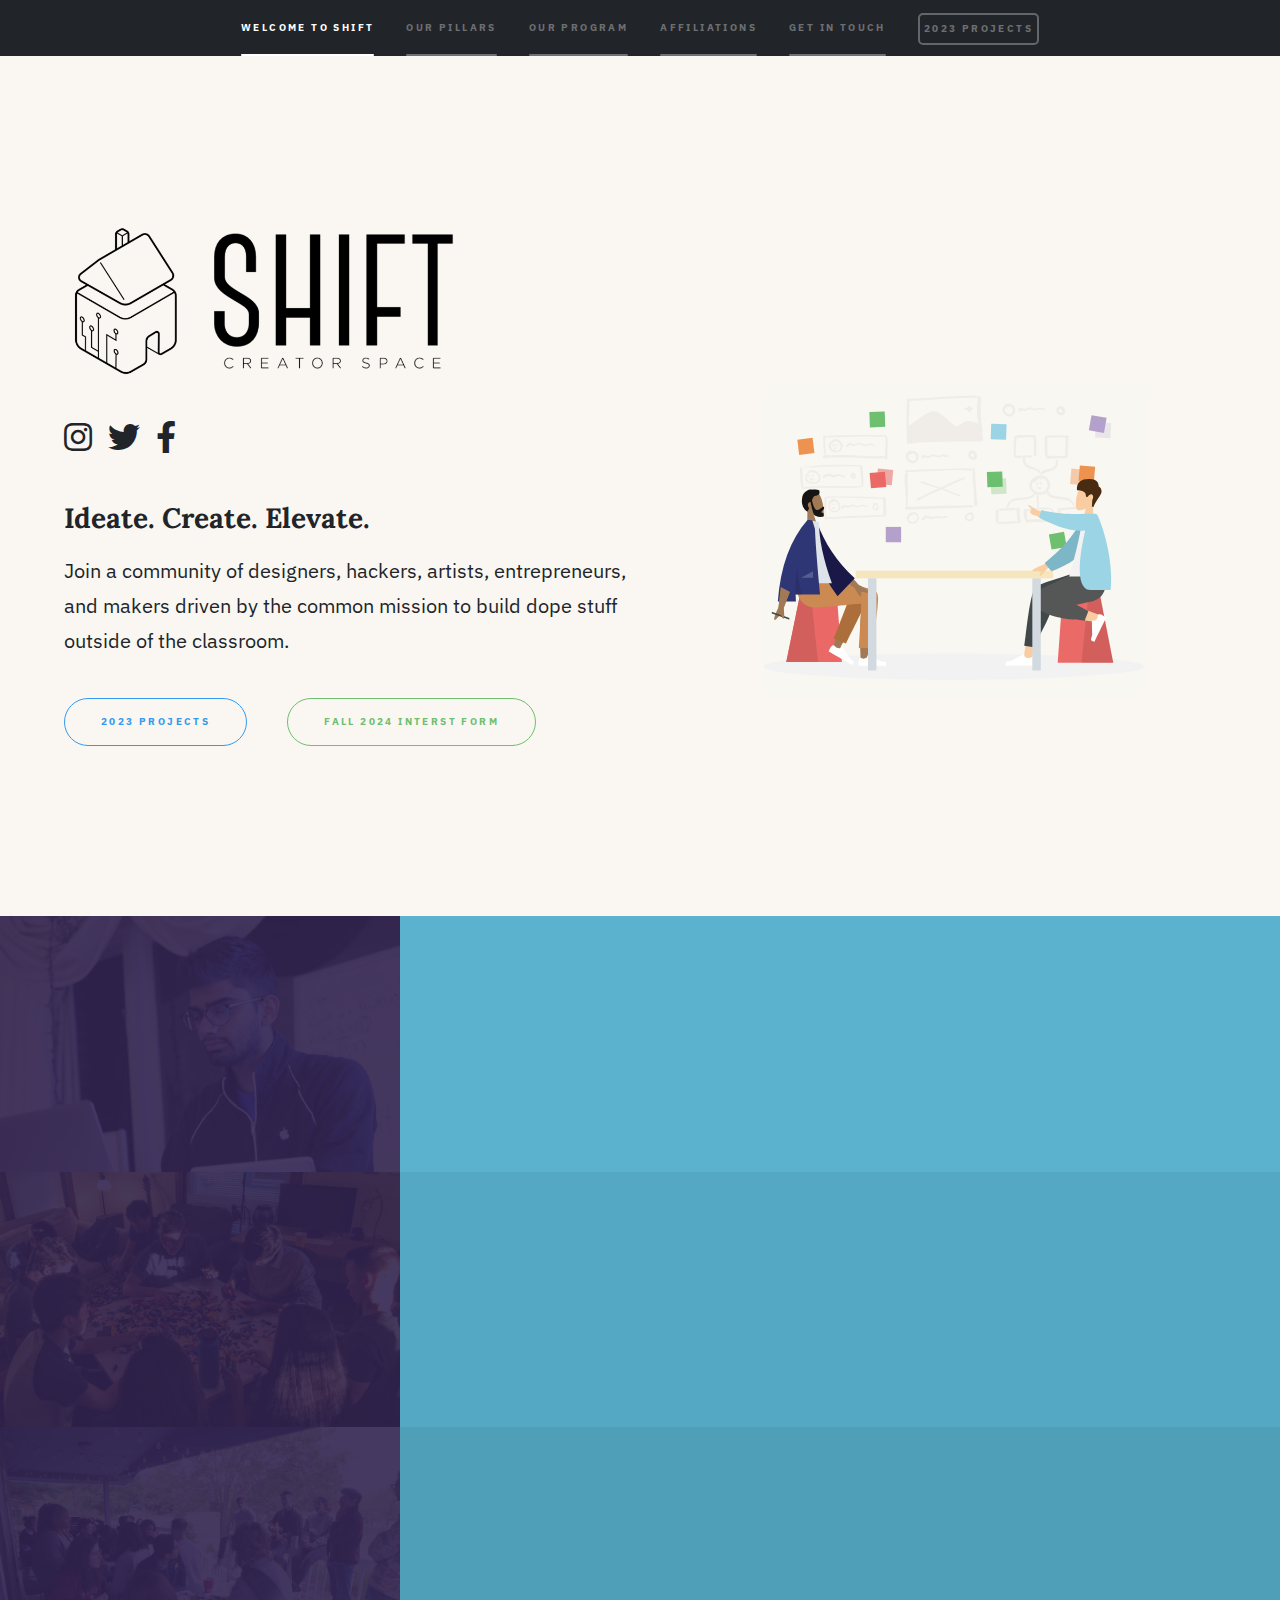
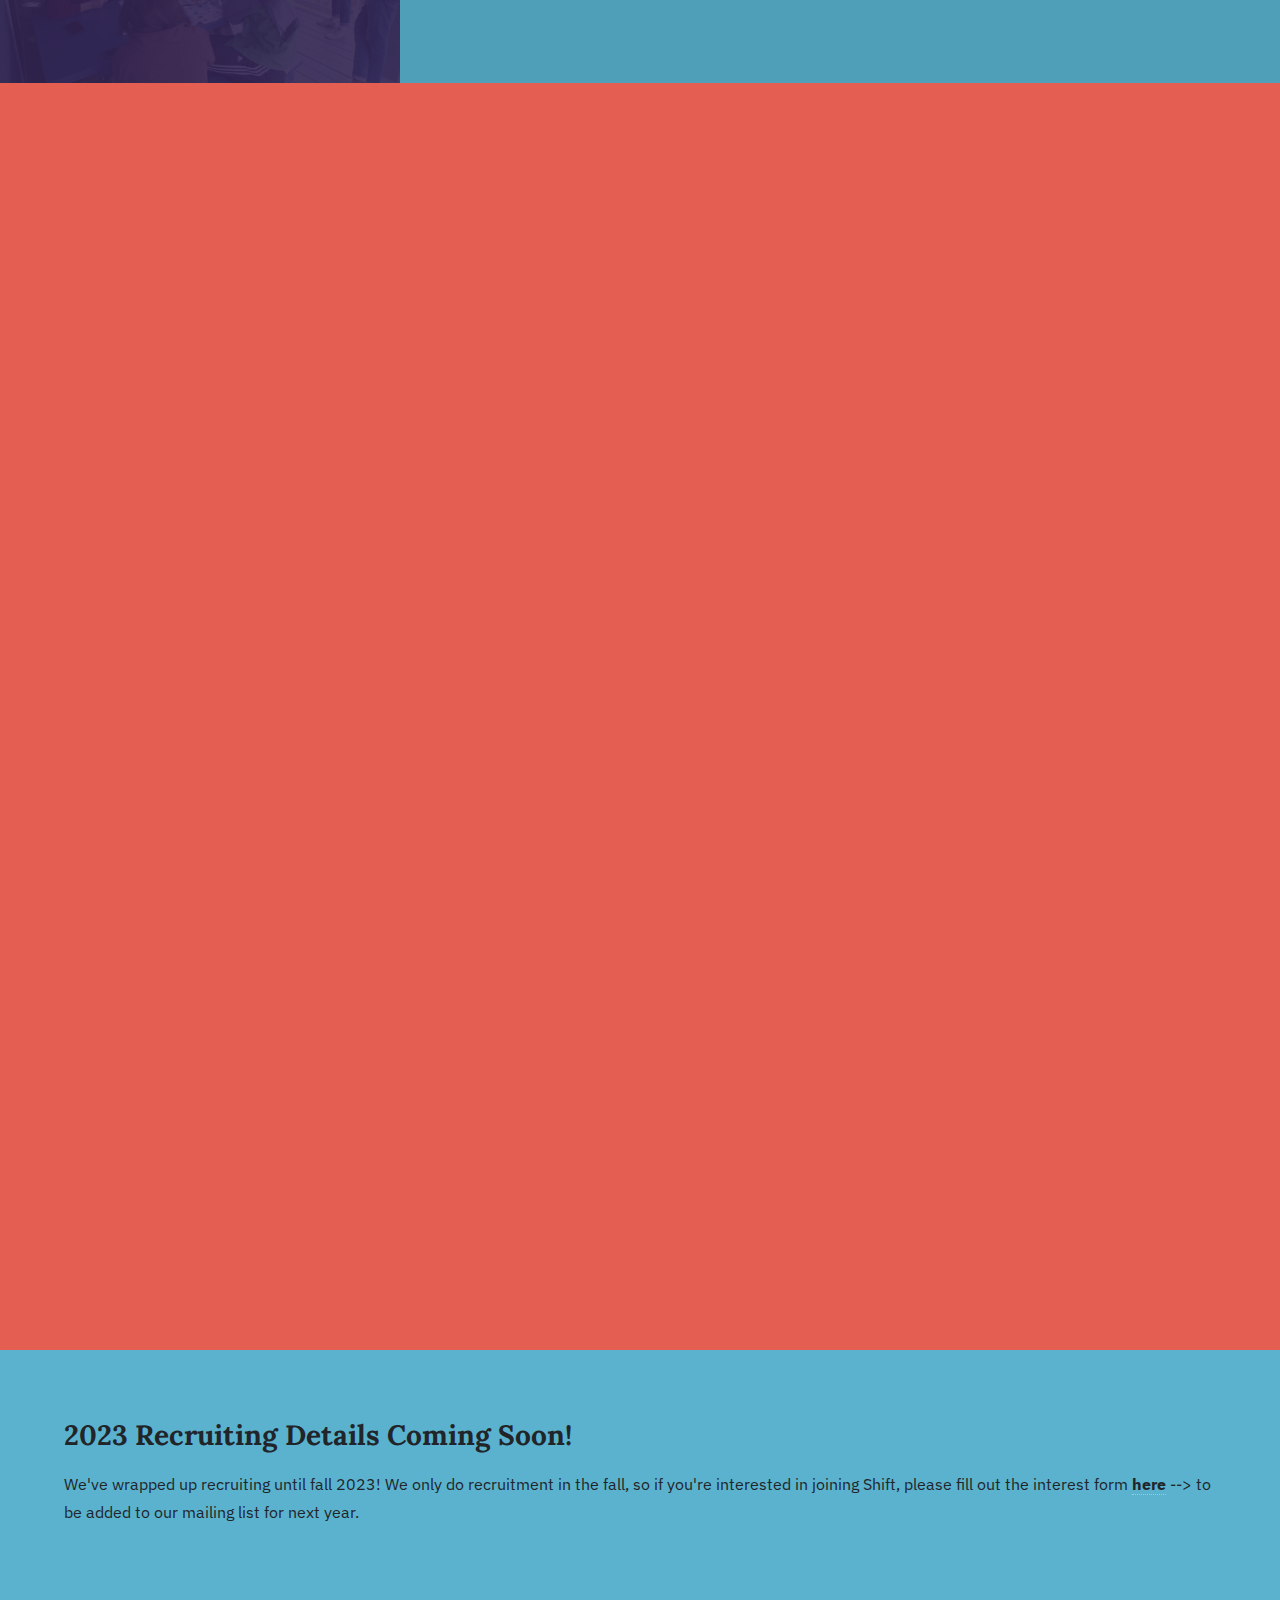
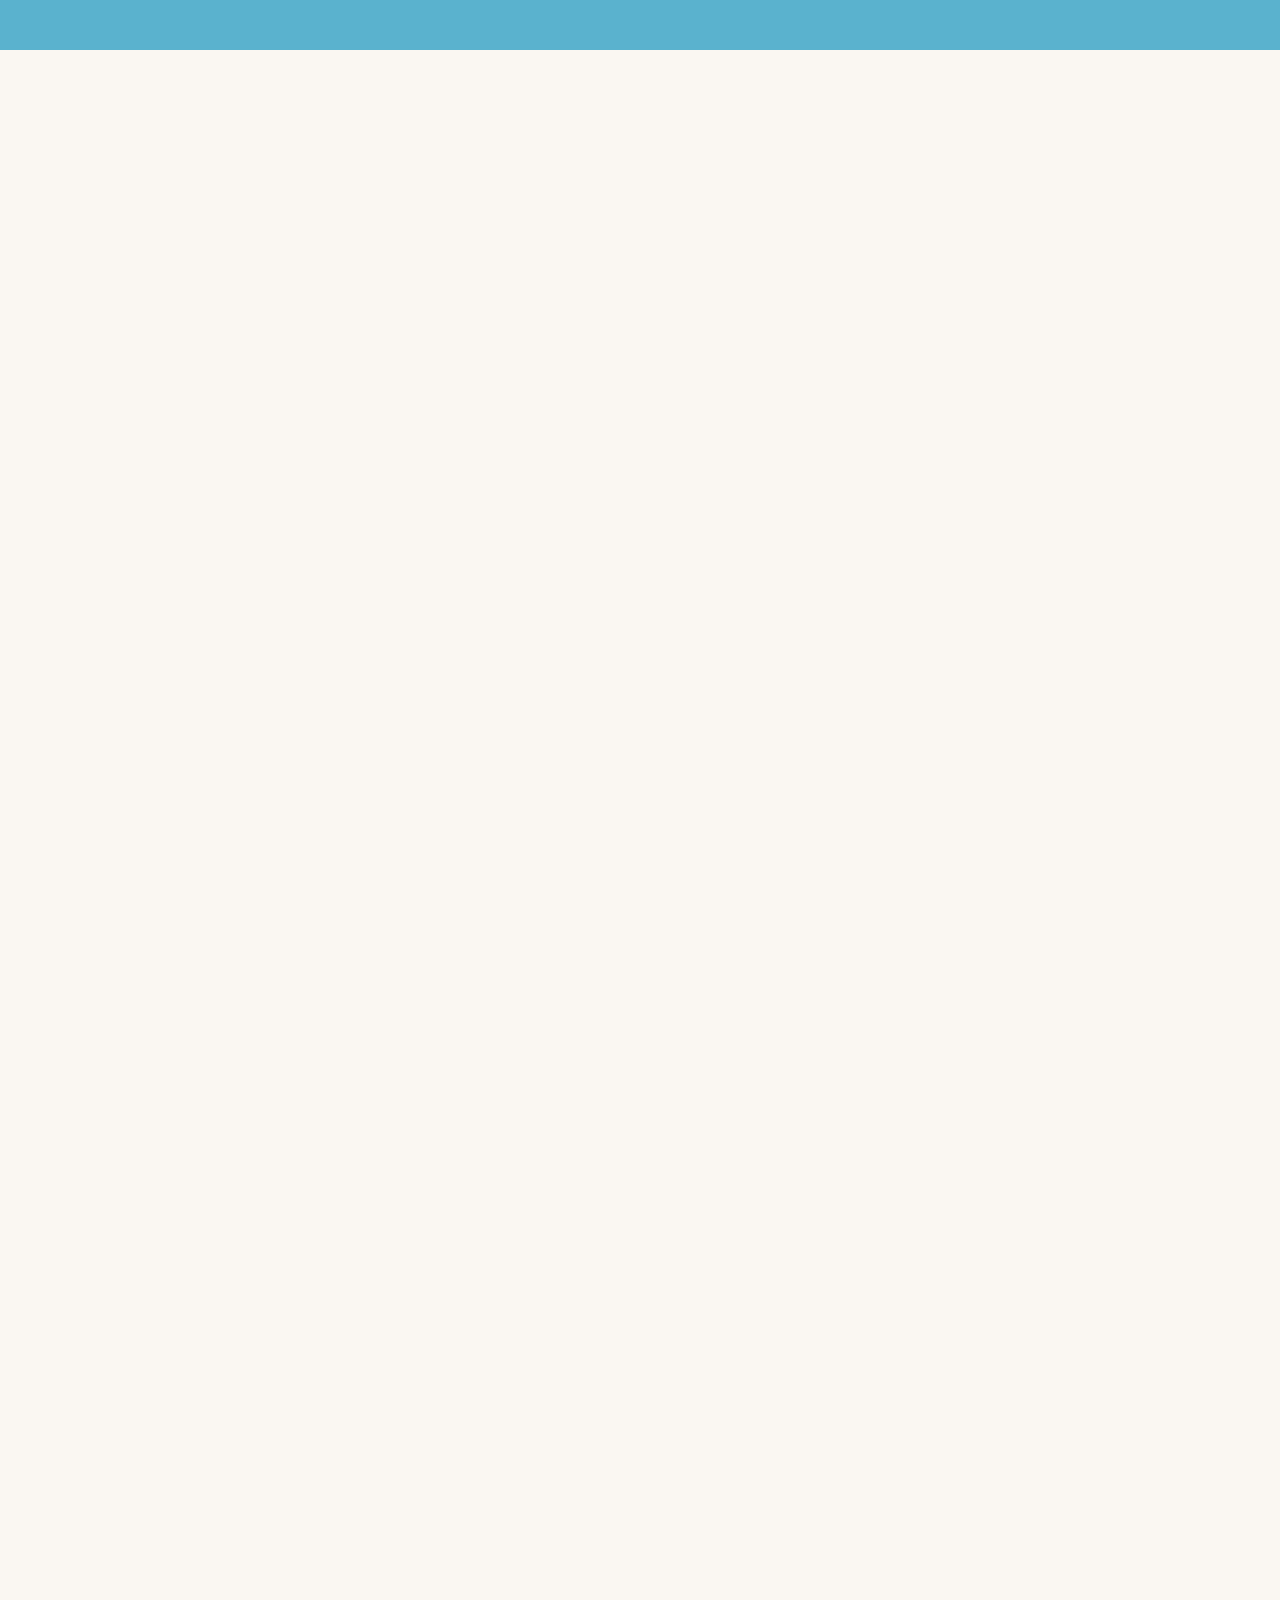
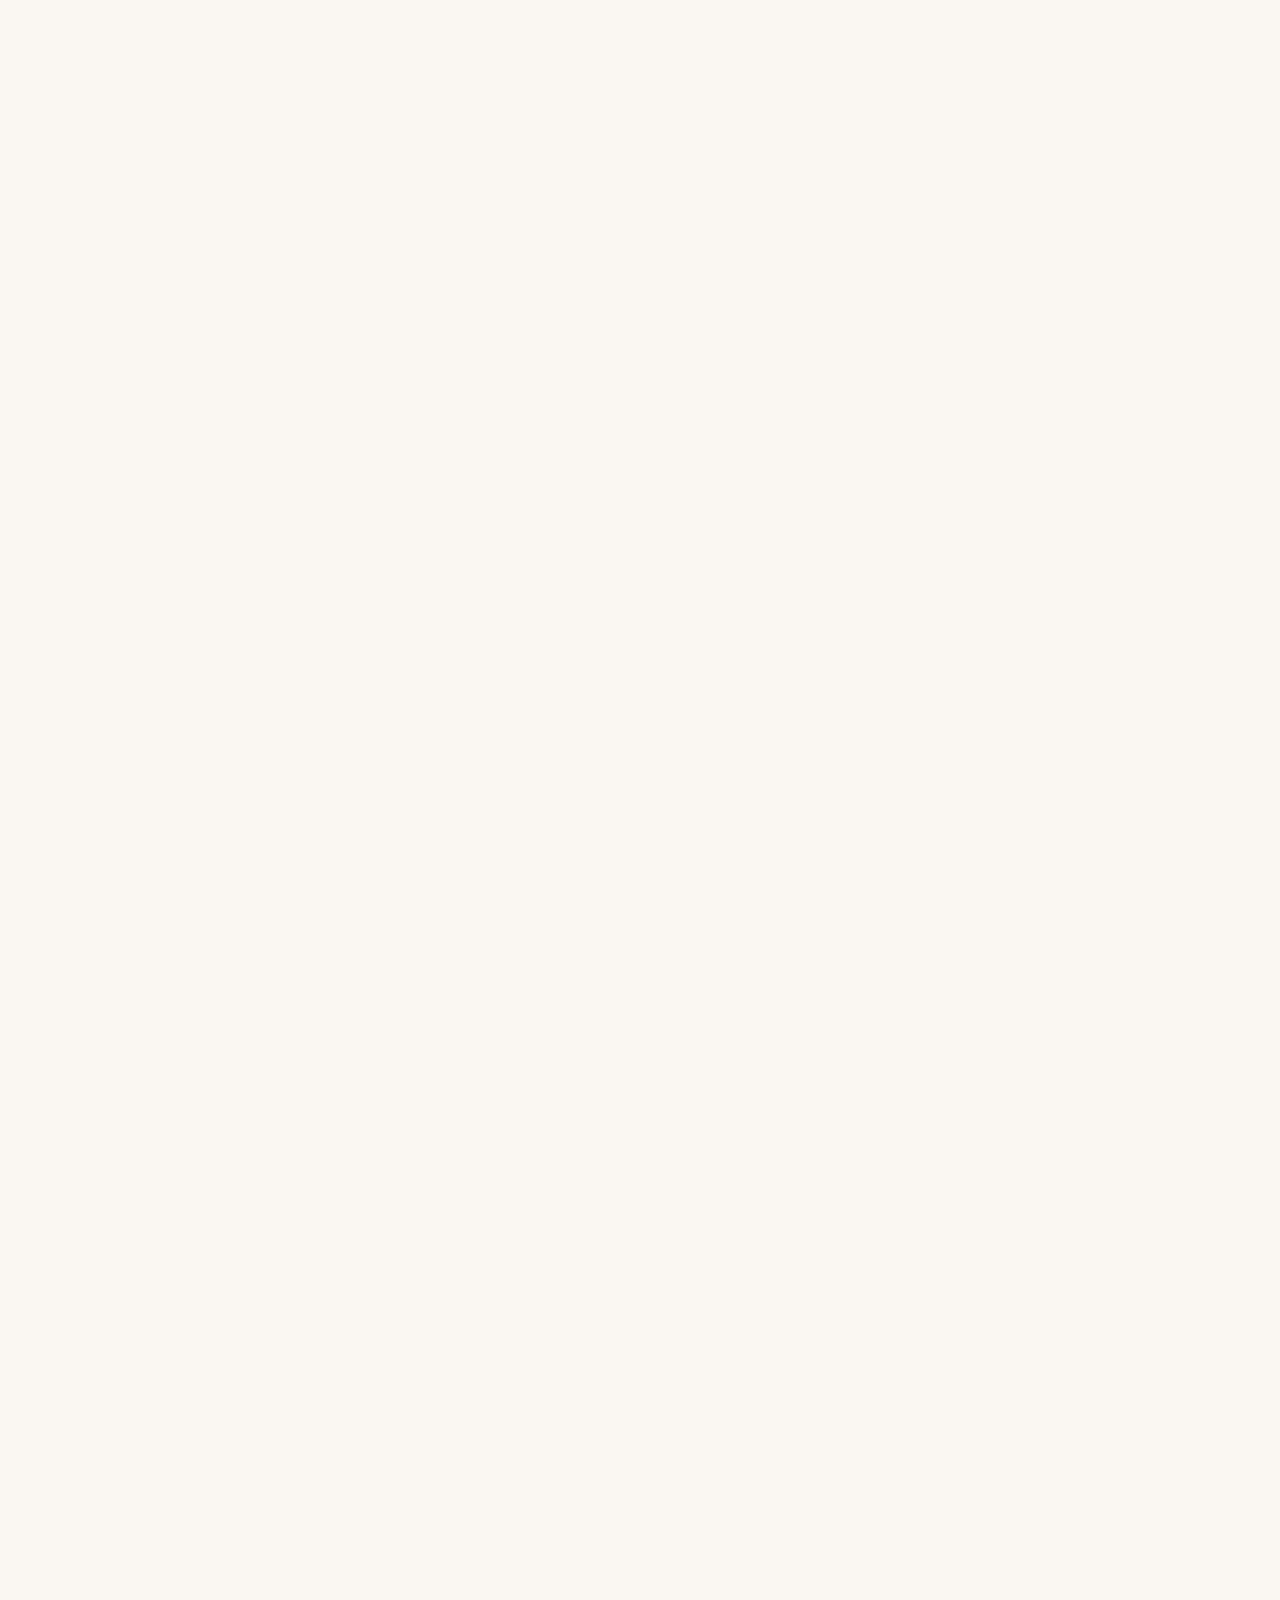
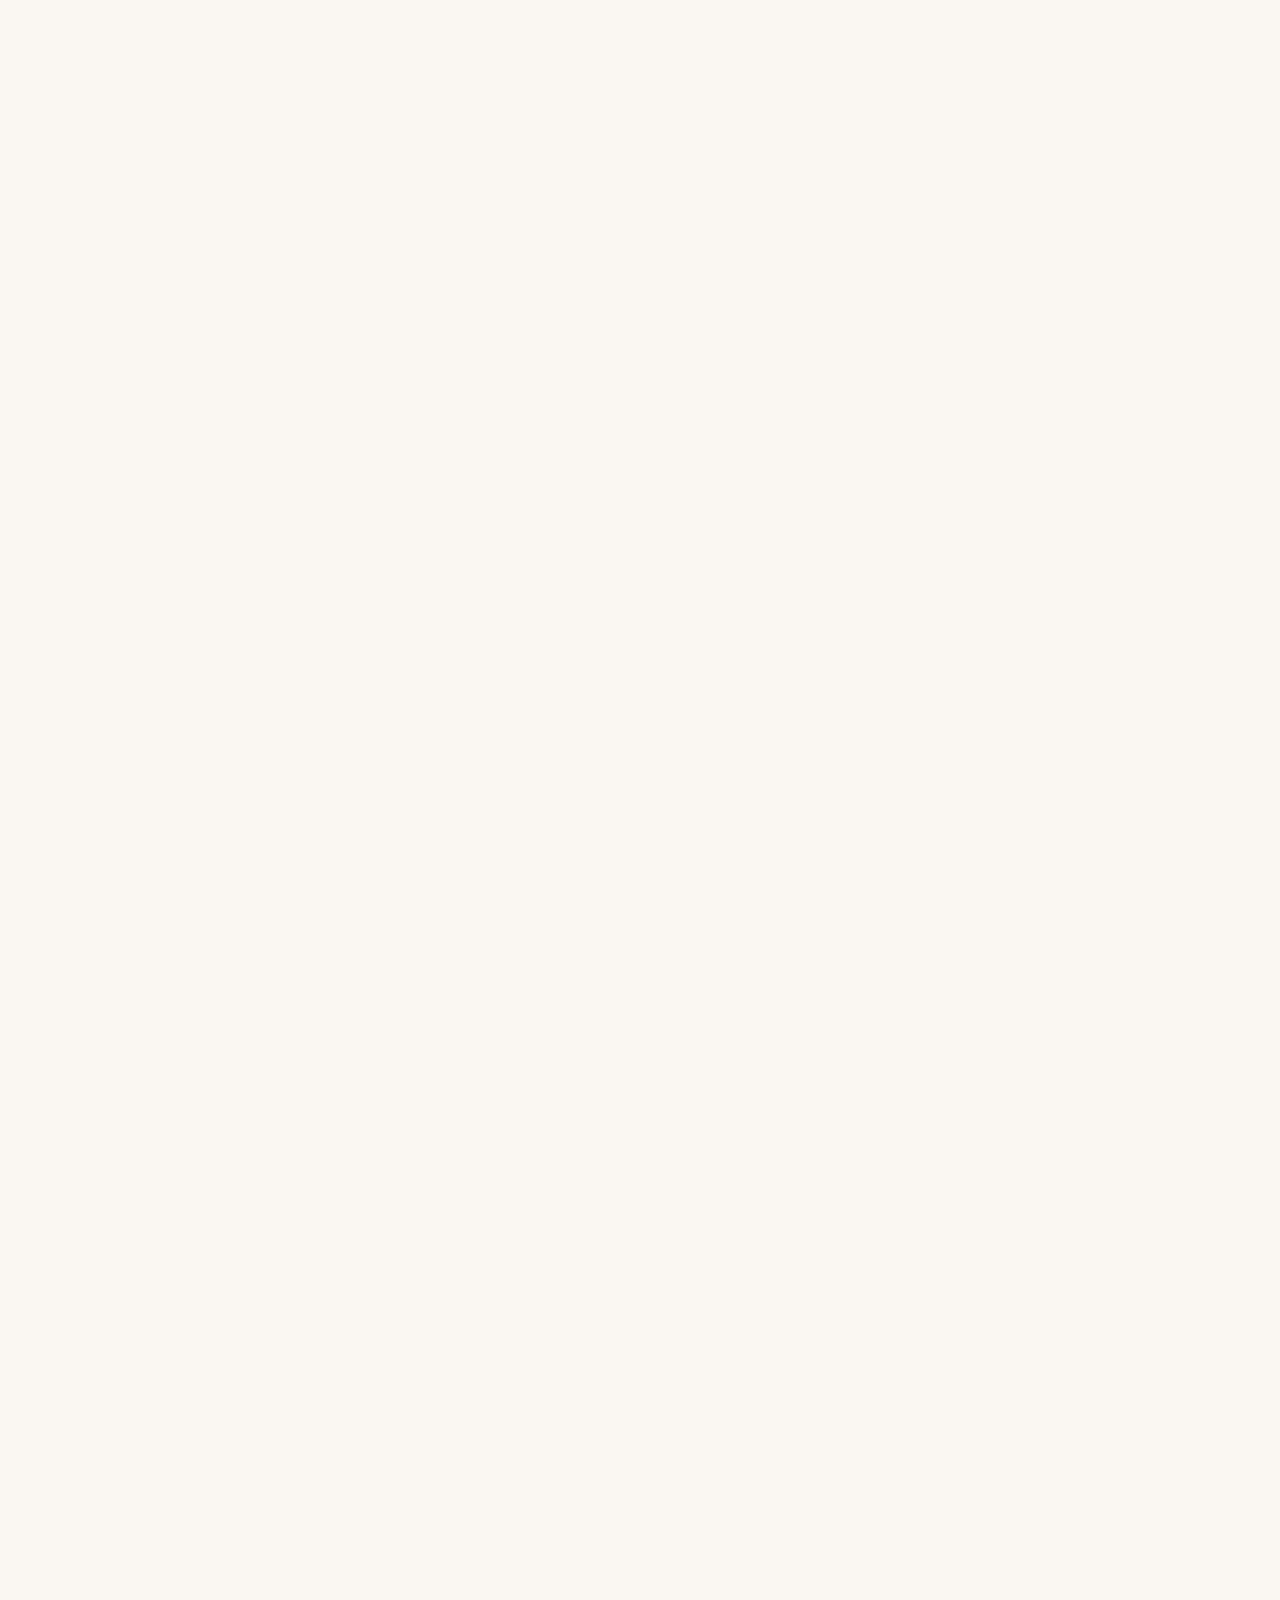
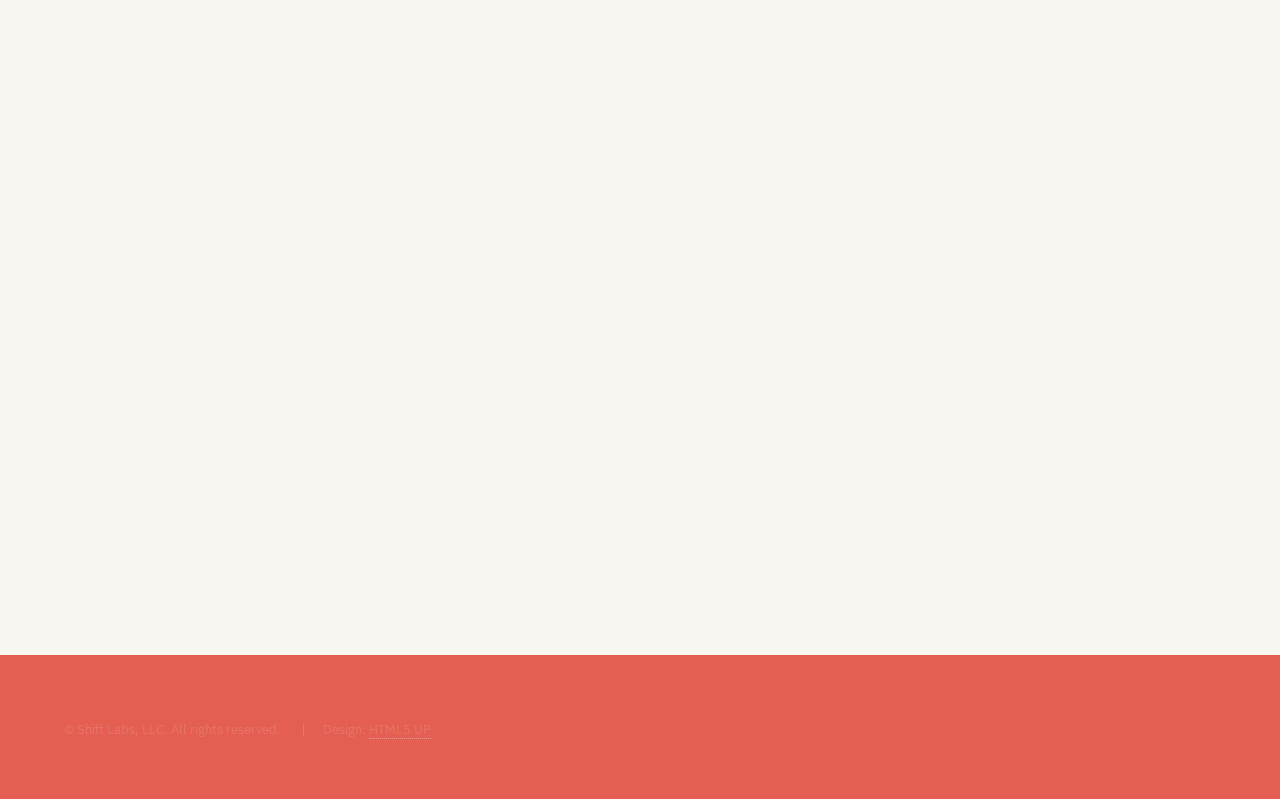
<file: index.html>
<!DOCTYPE HTML>
<!--
	Hyperspace by HTML5 UP
	html5up.net | @ajlkn
	Free for personal and commercial use under the CCA 3.0 license (html5up.net/license)
-->
<html>

<head>
	<!-- Global site tag (gtag.js) - Google Analytics -->
	<script async src="https://www.googletagmanager.com/gtag/js?id=UA-146452172-1"></script>
	<script>
		window.dataLayer = window.dataLayer || [];
		function gtag(){dataLayer.push(arguments);}
		gtag('js', new Date());

		gtag('config', 'UA-146452172-1');
	</script>
	<title>Shift Creator Space</title>
	<meta charset="utf-8" />
	<meta name="viewport" content="width=device-width, initial-scale=1, user-scalable=no" />
	<link rel="stylesheet" href="assets/css/main.css" />
    <link rel="icon" type="image/png" href="images/houseLogo_2.png" />

    <meta property="og:image" content="images/banner.png">
    <meta property="og:image:type" content="image/png">
    <meta property="og:image:width" content="1200">
    <meta property="og:image:height" content="600">

    <meta property="og:type" content="website" />
    <meta property="og:url" content="https://www.shiftcreator.space/"/>
    <meta property="og:title" content="Shift Creator Space" />
    <meta property="og:description" content="Join a community of designers, hackers, artists, entrepreneurs, and makers driven by the common mission to build dope stuff outside of the classroom at the University of Michigan." />

	<noscript>
		<link rel="stylesheet" href="assets/css/noscript.css" /></noscript>
		<link rel="stylesheet" href="assets/css/custom.css" /></noscript>
</head>

<body class="is-preload">

    <!-- easter egg: interested in Shift? email ezhong@umich.edu with the subject line: I FOUND EGG #1, and in the body write a few words as to why you might be a good fit for Shift :)-->

    <!-- Default image (for showing during a website link -->
    <img src="images/banner.png" style="display: none"/>

	<!-- Sidebar -->
	<section id="sidebar">
		<div class="inner">
			<nav>
				<ul>
					<li><a href="#intro">Welcome to Shift</a></li>
					<li><a href="#pillars">Our pillars</a></li>
					<li><a href="#program">Our program</a></li>
					<li><a href="#affiliations">Affiliations</a></li>
					<!-- <li><a href="#recruiting">Recruiting F20</a></li> -->
                    <li><a href="#contact">Get in touch</a></li>
                    <!--
                        Probably the weirdest hack I've ever had to do.
                        The template breaks if href is anything except for a hash, BUT href='#' also breaks it for some reason
                    -->
                    <li><a href="2023.html" target="_blank" class="navbar-button">2023 projects</a></li>
                    <!-- <li><a href="#recruiting" class="navbar-button">Recruiting</a></li> -->
				</ul>
			</nav>
		</div>
	</section>

	<!-- Wrapper -->
	<div id="wrapper">
		<!-- <a href="https://projects2020.shiftcreator.space" target="_blank">
			<div class="showcase-banner">
				<p>Our creators are awesome. <span>Check out what they made last year. &rarr;	</span></p>
			</div>
		</a> -->

		<!-- Intro -->
		<section id="intro" class="wrapper style1 fullscreen fade-up">
			<div class="inner">
				<div class="flex-container">
					<img id="homepage-main-shift-logo" style="margin-bottom: 1.5rem; margin-top: -25px; height: 125px; width: 250px;" src="assets/css/images/combined.png" />
                </div>
                <div>
					<ul class="icons icons_big">
                        <li><a href="https://www.instagram.com/meetshift/?hl=en" class="icon brands fa-instagram"><span
                                    class="label">Instagram</span></a></li>
                        <li><a href="https://www.twitter.com/meetshift/?hl=en" class="icon brands fa-twitter"><span
                            class="label">Twitter</span></a></li>
                        <li><a href="https://www.facebook.com/meetShift/" class="icon brands fa-facebook-f"><span
                                    class="label">Facebook</span></a></li>
					</ul>
				</div>
				<div>
					<h2>Ideate. Create. Elevate.</h2>
					<p>Join a community of designers, hackers, artists, entrepreneurs, and makers driven by the common mission to build dope stuff outside of the classroom.</p>
					<ul class="actions">
						<li>
							<a href="2023.html" class="secondary-button" target="_blank">2023 Projects</a>
						</li>
						<li>
                            <a href="https://forms.gle/EaewWsvRQocVZuRE6" class="button" target="_blank">Fall 2024 Interst Form</a>
                            <!--<a href="https://forms.gle/LyZDQFSWeGrWg2hn9" class="button" target="_blank">Apply here!</a> -->

						</li>
					</ul>
				</div>
			</div>
        </section>

        <!-- Pillars -->
		<section id="pillars" class="wrapper style2 spotlights">
			<section>
				<a class="image"><img src="images/mentorship.jpg" alt="" data-position="center center" /></a>
				<div class="content">
					<div class="inner">
						<h2 class="pillars">Ideate</h2>
						<p class="pillars">What sparks your interest? What is your passion? We would love to see and hear what you have to share with the world. We welcome the wildest ideas and will facilitate as you explore & learn what makes you curious.
						</p>
					</div>
				</div>
			</section>
			<section>
				<a class="image"><img src="images/experiential_learning.jpg" alt="" data-position="top center" /></a>
				<div class="content">
					<div class="inner">
						<h2 class="pillars">Create</h2>
						<p class="pillars">We value creators who learn by translating their thoughts into ideas
							and their ideas into action. We are for those with the grit to execute and challenge themselves to create something new.
						</p>
					</div>
				</div>
			</section>
			<section>
				<a class="image"><img src="images/community.jpg" alt="" data-position="25% 25%" /></a>
				<div class="content">
					<div class="inner">
						<h2 class="pillars">Elevate</h2>
						<p class="pillars">Community is an incredibly important aspect of being a creator — Shift is a
							 family. We believe in creators elevating one another to new heights by inspiring those around them, providing genuine feedback, and extending real friendships.
						</p>
					</div>
				</div>
			</section>
		</section>

        <!-- Our program -->
		<section id="program" class="wrapper style3 fade-up">
			<div class="inner">
                <h2 class="pillars">Our program</h2>
                <iframe class="video" width="100%" height="500" src="https://www.youtube.com/embed/TMa8ZfCdH1U" frameborder="0"
                    allow="accelerometer; autoplay; encrypted-media; gyroscope; picture-in-picture"
                    allowfullscreen></iframe>
				<p class="pillars"></p>
				<div class="features">
					<section>
						<span class="icon solid major">
							<img src="assets/css/images/codepen.svg" />
						</span>
						<h3 class="pillars">Sandboxes</h3>
						<p class="pillars">Each creator is part of a smaller group called a sandbox. Creators meet with their sandbox each week to hang out, deliver updates on their project, gather feedback, and make tangible progress on their projects.</p>
					</section>
					<section>
						<span class="icon solid major">
							<img src="assets/css/images/family-gatherings.svg" />
						</span>
						<h3 class="pillars">Community</h3>
						<p class="pillars">We pride ourselves on being less of a student org and more of a family. It’s why we have regularly occurring events like our Family Dinners, where creators get to kick back and enjoy a nice home-cooked meal.</p>
					</section>
					<section>
						<span class="icon solid major">
							<img src="assets/css/images/fireside-chats.svg" />
						</span>
						<h3 class="pillars">Workshops & speakers</h3>
						<p class="pillars">Workshops & speakers introduce our creators to new ideas and help provide support for projects. Workshops are hosted both by our very own talented community members and by friends of Shift with industry experience.</p>
					</section>
					<section>
						<span class="icon solid major">
							<img src="assets/css/images/house.svg" />
						</span>
						<h3 class="pillars">Resources</h3>
						<p class="pillars">Project grants, mentorship, hardware & art supplies, exhibition spaces, connections with entrepreneurs and VCs, curated tutorials and guides, etc. Our physical workspace comes fully equipped with snacks, whiteboards, and audio equipment.</p>
					</section>
				</div>
				<!-- <ul class="actions">
					<li><a href="creators.html" class="pillars-button">Meet our creators</a></li>
				</ul> -->
			</div>
		</section>

		<!-- Recruitment 20-21 -->
		<section class="wrapper style2 fade-up" style="min-height: 300px;">
			<div class="inner" overflow="hidden">
				<h2>2023 Recruiting Details Coming Soon!</h2>
				<!-- <div id="calendar_display"></div> -->
                <p>We've wrapped up recruiting until fall 2023! We only do recruitment in the fall, so if you're interested in joining Shift, please fill out the interest form <a href="https://forms.gle/CbGeiMUrenhsofnh9" target="_blank" style="font-weight: bold;">here</a> -->
                to be added to our mailing list for next year.</p>
			</div>
		</section>

			<!-- Affiliations -->
		<section id="affiliations" class="wrapper style1 fade-up">
			<div class="inner">
				<div class="flex-container-spaced">
					<h2>Sponsored by</h2>
				</div>
				<div class="flex-container-spaced" style="margin: 25px 0;">
					<a href="https://innovateblue.umich.edu/"><img src="images/innovate-blue.png" /></a>
					<a href="https://lyft.com/"><img src="images/lyft.png"/></a>
					<!-- <a href="https://adobe.com/"><img src="images/adobe.png" /></a> -->
					<!-- <a href="https://productiv.com"><img src="images/productiv.png" /></a> -->
					<a href="https://innovateblue.umich.edu/"><img src="images/artsatmichigan.png" /></a>
				</div>

				<div class="flex-container-spaced">
					<h2>Projects funded by</h2>
				</div>
				<div class="flex-container-spaced" style="margin: 25px 0px;">
					<a href="https://ycombinator.com"><img src="images/ycombinator.png" /></a>
					<a href="https://annarborusa.org/"><img src="images/spark.png" /></a>
					<a href="https://www.optimizemi.org/"><img src="images/optimize.png" /></a>
					<a href="https://www.dormroomfund.com/"><img src="images/dormroomfund.png"/></a>
					<a href="https://www.techstars.com/programs/detroit-program/"><img src="images/techstars.png" /></a>
					<a href="https://www.envisionaccelerator.com/"><img style="height: 30px; width: 167px; margin-top: calc(1em + 10px)" src="images/envision.png" /></a>
				</div>
				<div class="flex-container-spaced">
					<h2>Members working at</h2>
				</div>
				<div class="flex-container-spaced" style="margin: 25px 0px;">
					<a href="https://stripe.com"><img src="images/stripe.png" /></a>
					<!-- <a href="https://facebook.com"><img src="images/facebook.png"  /></a> -->
                    <a href="https://tableau.com"><img src="images/tableau.png" /></a>
                    <a href="https://ideo.com"><img src="images/ideo.png"  /></a>
                    <!-- <a href="https://salesforce.com"><img src="images/salesforce.png"  /></a> -->
				</div>
			</div>
        </section>


		<!-- Contact -->
		<section id="contact" class="wrapper style1 fade-up">
            <div class="inner">
                <h2>Get in touch!</h2>
                <p>If you want to learn more about Shift, visit the space, or get involved in the community, we’d love to hear
                    from you!</p>
				<div class="split contact_split style1">
					<section>
						<ul class="contact">
                            <li>
								<h3>Email</h3>
								<a href="mailto:shift.creatorspace@gmail.com">shift.creatorspace@gmail.com</a>
							</li>
                            <li>
								<h3>Social</h3>
								<ul class="icons">
									<li><a href="https://www.facebook.com/meetShift/" class="icon brands fa-facebook-f"><span
												class="label">Facebook</span></a></li>
									<li><a href="https://www.twitter.com/meetshift/?hl=en" class="icon brands fa-twitter"><span
										class="label">Twitter</span></a></li>
									<li><a href="https://www.instagram.com/meetshift/?hl=en" class="icon brands fa-instagram"><span
												class="label">Instagram</span></a></li>
								</ul>
							</li>
                        </ul>
					</section>
					<section>
						<ul class="contact">
							<li>
								<h3>Address</h3>
								<span>923 South State Street<br />
									Ann Arbor, Michigan 48104<br />
								</span>
                            </li>
                            <li>
								<h3>University of Michigan</h3>
								<a href="https://maizepages.umich.edu/organization/shiftcreatorspace">Maizepages</a>
							</li>
						</ul>
					</section>
				</div>
			</div>
		</section>

		<!-- Footer -->
		<footer id="footer" class="wrapper style3">
			<div class="inner">
				<ul class="menu">
					<li>&copy; Shift Labs, LLC. All rights reserved.</li>
					<li>Design: <a href="http://html5up.net">HTML5 UP</a></li>
				</ul>
			</div>
		</footer>
	</div>

	<!-- Footer -->

	<!-- Scripts -->
	<script src="assets/js/jquery.min.js"></script>
	<script src="assets/js/jquery.scrollex.min.js"></script>
	<script src="assets/js/jquery.scrolly.min.js"></script>
	<script src="assets/js/browser.min.js"></script>
	<script src="assets/js/breakpoints.min.js"></script>
	<script src="assets/js/util.js"></script>
	<script src="assets/js/moment.min.js"></script>
	<script src="assets/js/main.js"></script>
	<script type="text/javascript">

		$(document).ready(() => {
            const calendarID = 'c_rnpf60rq9aaherrba65pvoi61k@group.calendar.google.com'
            // const calendarID = 'c_qf5qi2psu3bf4qeibpgkekt8ic@group.calendar.google.com'
			const response = $.get(
				`https://clients6.google.com/calendar/v3/calendars/${calendarID}/events?calendarId=${calendarID}&singleEvents=true&timeZone=America%2FNew_York&maxAttendees=1&maxResults=250&sanitizeHtml=true&timeMin=2021-07-26T00%3A00%3A00-04%3A00&timeMax=2022-09-25T00%3A00%3A00-04%3A00&key=AIzaSyBNlYH01_9Hc5S1J9vuFmu2nUqBZJNAXxs`
			).done(function (data ) {
				console.log(data);
				if(!data.items.length) {
					document.getElementById("calendar_display").innerHTML = '<p>No events at this time, check back later!</p>'
				}
				else {
					data.items.sort(function(a, b) {
					    var c = new Date(a.start.dateTime ? a.start.dateTime : a.start.date);
					    var d = new Date(b.start.dateTime ? b.start.dateTime : b.start.date);
					    return c-d;
					});
					document.getElementById("calendar_display").innerHTML = `${data.items.map((item) => `
						<div class="event_row">
							<div class="event_date_display">
								<span>
									${item.start.dateTime ?
											moment(item.start.dateTime).format('MMMM Do') :
										item.start.date ?
											moment(item.start.date).format('MMMM Do') :
										"Time TBA"
									}
								</span>
								<span>
									${item.start.dateTime && item.end.dateTime ?
										`${moment(item.start.dateTime).format('LT')} - ${moment(item.end.dateTime).format('LT')}` : ''}
								</span>
							</div>
							<div class="event_content">
								<h3 class="event_name">${item.summary}</h3>
								<div class="event_content_flex">
									${
										item.location ?
										`<p class="event_description">${item.location}</p>`
										:
										``
									}
									${
										item.description ?
											item.description.includes('http') ?
											`<p class="event_description"><a href="${item.description.split(' ').find(function (word) {return word.includes('http');}).replace('<u>', '').replace('</u>', '')}" target="_blank" style="margin-left: 0px">${item.description}</a></p>`
											: `<p class="event_description">${item.description}</p>`
										:
										`<p class="event_description">Details TBD</p>`
									}
									<a class="event_link" href="${item.htmlLink}" target="_blank">View event</a>
								</div>
							</div>
						</div>
					`).join('')}`
				}
			})
		})
	</script>

</body>

</html>
</file>
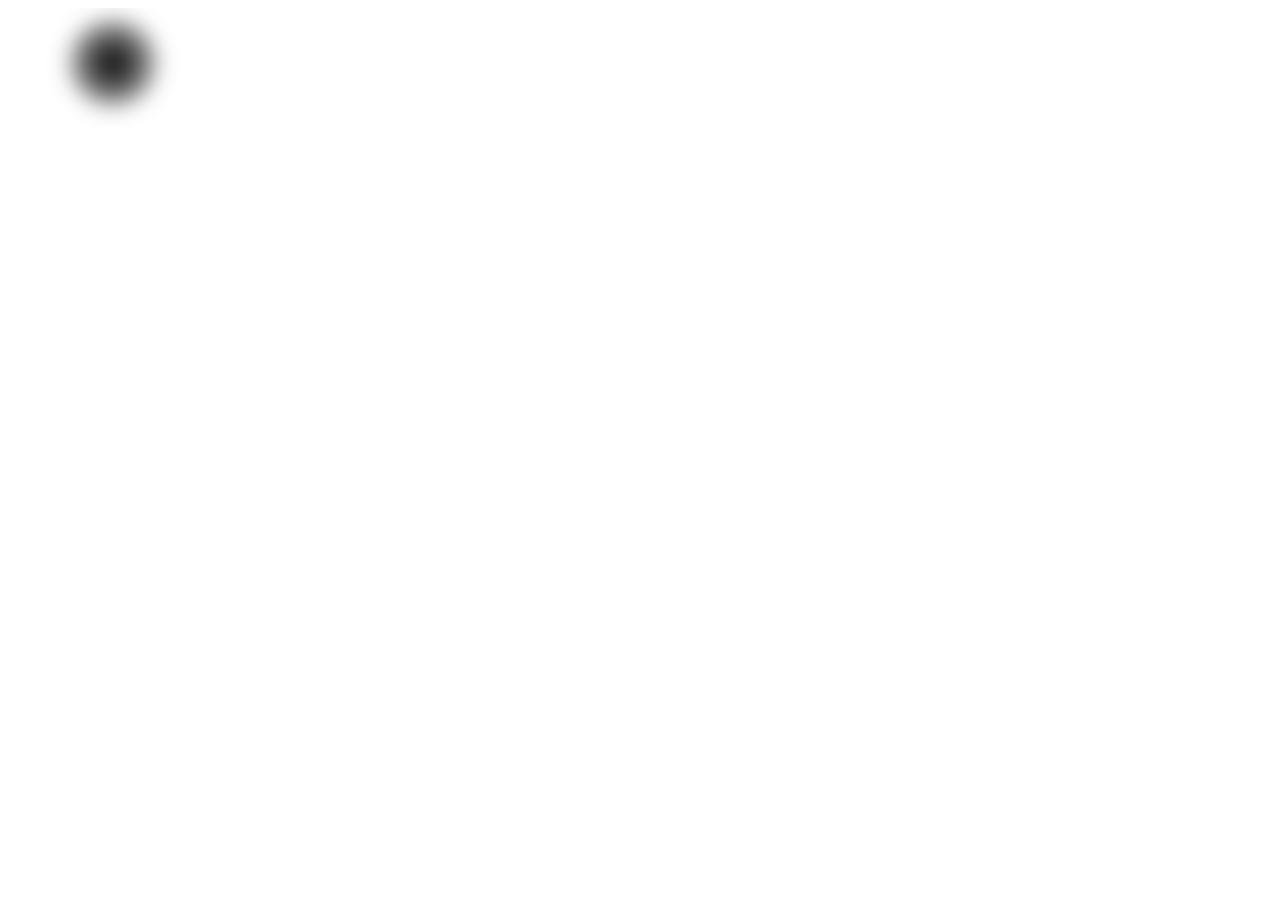
<file: assets/css/index.html>
<!doctype html>

<html lang="en">
<head>
  <meta charset="utf-8">

  <title>Demo</title>

</head>

<body>

	<canvas id="c"  width="100" height="100"></canvas>
  <script type="application/javascript">

  	var c = document.getElementById("c");

  	c.width  = window.innerWidth;
	c.height = window.innerHeight;
  	
  	// note: requires filter support on context
	var ctx = c.getContext("2d");

	var grad = ctx.createRadialGradient(105,55,50,105,55,0);
	grad.addColorStop(0,"transparent");
	grad.addColorStop(0.33,"rgba(0,0,0,0.5)");	// extra point to control "fall-off"
	grad.addColorStop(1,"black");

	ctx.fillStyle = grad;
	ctx.filter = "blur(10px)";
	ctx.fillRect(0, 0, 300, 150);
  </script>
</body>
</html>
</file>
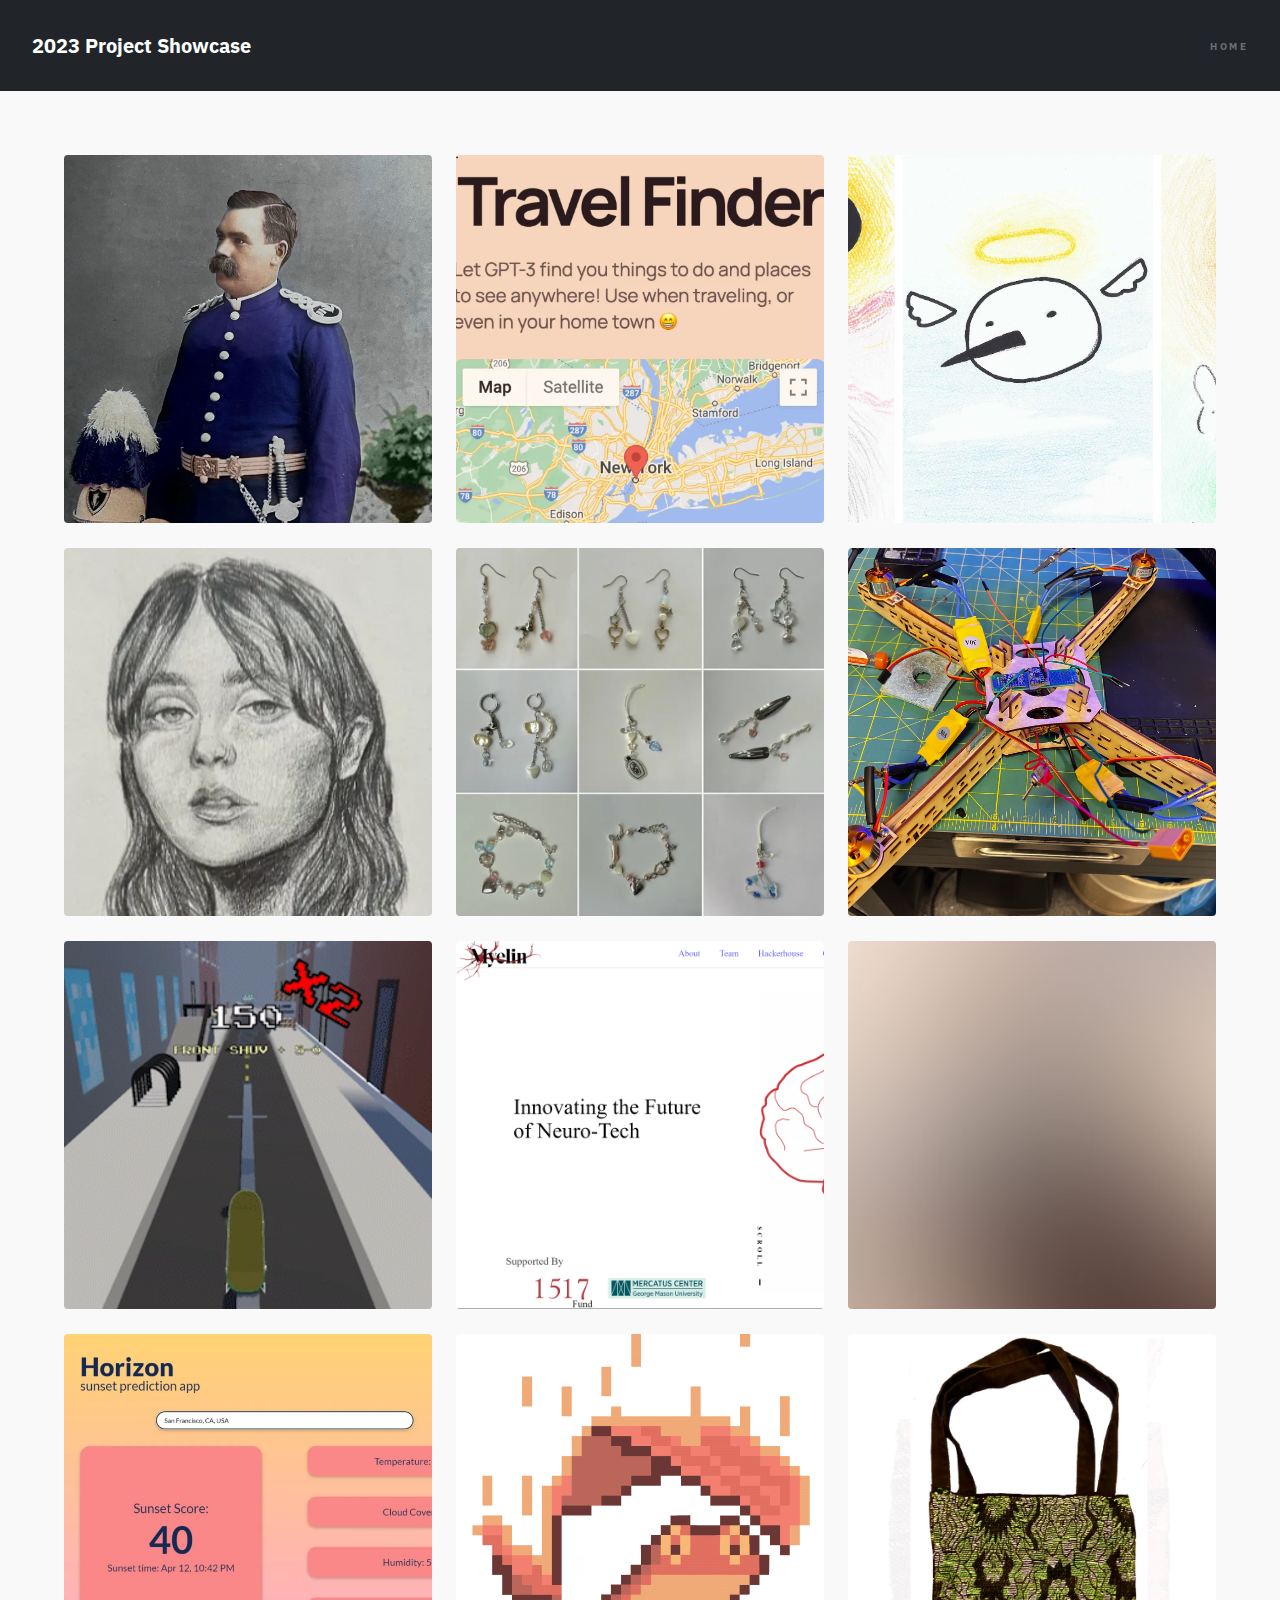
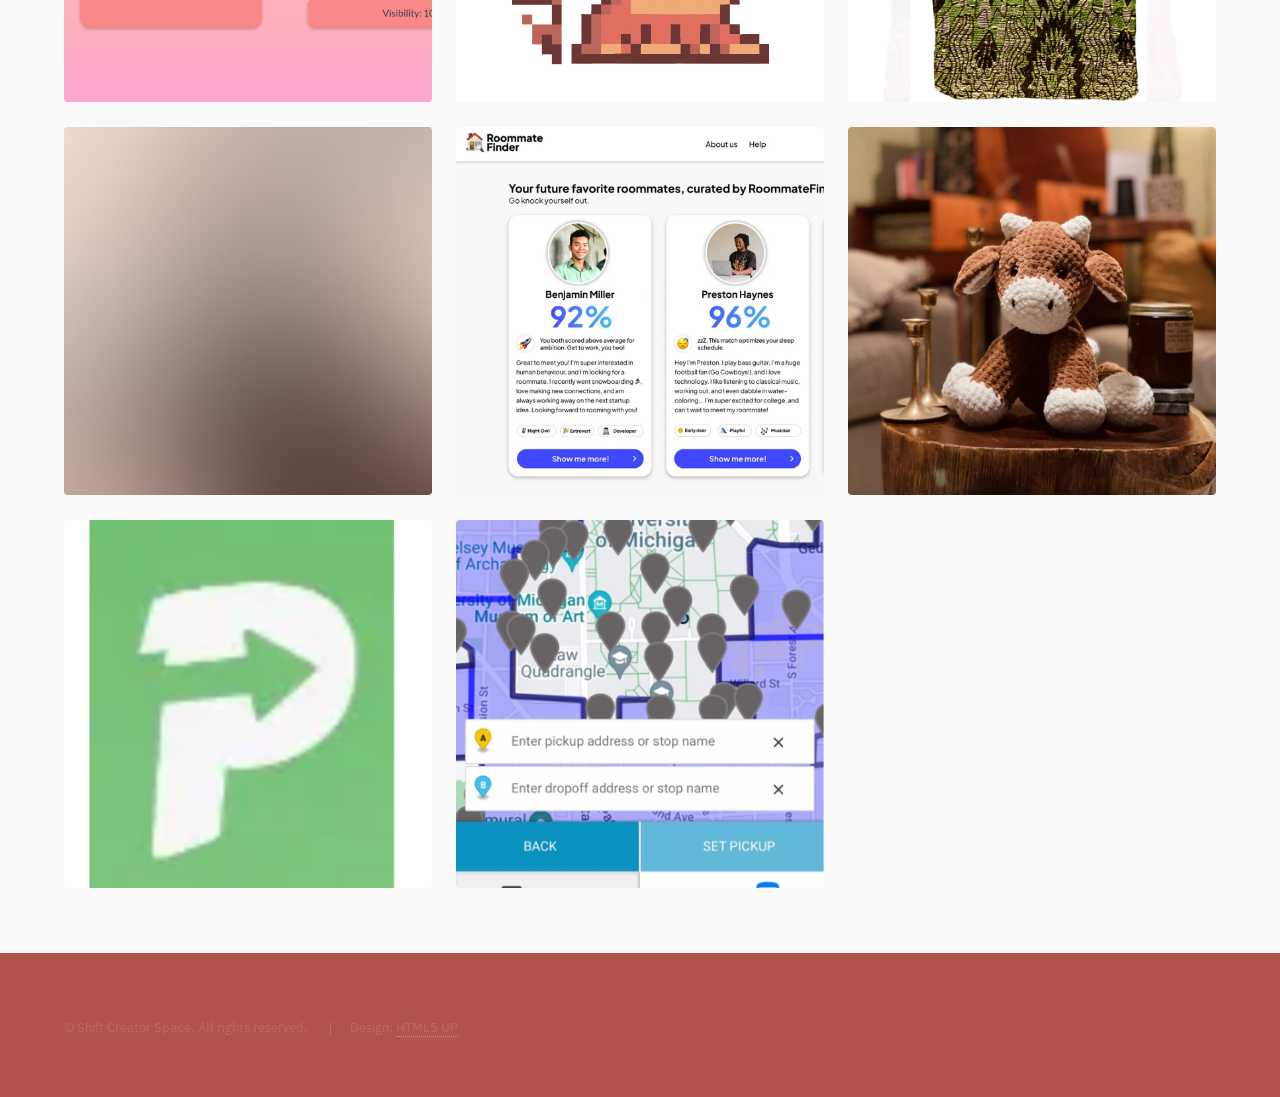
<file: 2023.html>
<!DOCTYPE HTML>
<!--
	Hyperspace by HTML5 UP
	html5up.net | @ajlkn
	Free for personal and commercial use under the CCA 3.0 license (html5up.net/license)
-->
<html>

<head>
    <title>Shift Creator Space</title>
    <meta charset="utf-8" />
    <meta name="viewport" content="width=device-width, initial-scale=1, user-scalable=no" />
    <link rel="stylesheet" href="assets/css/main.css" />
    <noscript>
        <link rel="stylesheet" href="assets/css/noscript.css" />
    </noscript>
</head>

<body class="is-preload">

    <!-- Header -->
    <header id="header" class="style3">
        <a href="index.html" class="title">2023 Project Showcase</a>
        <nav>
            <ul>
                <li><a href="index.html">Home</a></li>
            </ul>
        </nav>
    </header>

    <!-- Wrapper -->
    <div id="wrapper">

        <!-- Main -->
        <section id="main" class="wrapper">
            <div class="inner">
                <!-- Image -->
                <section>
                    <div class="box alt">
                        <div class="row gtr-uniform">
                            <!-- write a script that duplicates the above based on a JSOn file full of elements-->
                            <script>
                                array = [
                                    {
                                        "name": "Ryan Foster",
                                        "image": "images/2023/Foster.jpg",
                                        "link": "https://medium.com/@rfost/hues-of-my-heritage-e9934785ba51"
                                    },
                                    {
                                        "name": "Leon Maksin",
                                        "image": "images/2023/Maksin.png",
                                        "link": "https://medium.com/@lmaksin/super-scripts-robots-and-travel-apps-ab46d28c3c38"
                                    },
                                    {
                                        "name": "Candace Jung",
                                        "image": "images/2023/CJung.png",
                                        "link": "https://medium.com/@candaceju/drawings-photography-and-self-discovery-312b97ff0d75"
                                    },
                                    {
                                        "name": "Sunnina Chen",
                                        "image": "images/2023/Chen.png",
                                        "link": "https://medium.com/@sunnina_67904/rekindling-flames-of-passion-72494ca9397f"
                                    },
                                    {
                                        "name": "Bridgit Jung",
                                        "image": "images/2023/BJung.png",
                                        "link": "https://medium.com/@bridgitjung/dearketto-handcrafted-jewelry-d981acf8a9bc"
                                    },
                                    {
                                        "name": "Rohan Bafna",
                                        "image": "images/2023/Bafna.jpg",
                                        "link": "https://medium.com/@rbafna_53296/the-drone-that-could-not-yet-3d0946c306"
                                    },
                                    {
                                        "name": "Jonah Ableman",
                                        "image": "images/2023/Ableman.png",
                                        "link": "https://medium.com/@jableman_44799/game-development-crochet-animation-augmented-reality-and-more-9d4468963986"
                                    },
                                    {
                                        "name": "Zan Huang",
                                        "image": "images/2023/Huang.png",
                                        "link": "https://medium.com/@zanh/what-are-we-doing-4d537500fe41"
                                    },
                                    {
                                        "name": "Amy Deng",
                                        "image": "images/2023/none.jpg",
                                        "link": "https://medium.com/@amydeng_46922/shift-2023-7c5d8bf16226"
                                    },
                                    {
                                        "name": "Kevin Xu",
                                        "image": "images/2023/Xu.png",
                                        "link": "https://medium.com/@k3vn.xu/predicting-sunsets-with-the-weather-9612481a9d77"
                                    },
                                    {
                                        "name": "Adena Cartsonis",
                                        "image": "images/2023/Cartsonis.png",
                                        "link": "https://medium.com/@acartson/managing-expectations-and-burnout-with-living-discovery-and-creation-510cd9290abb"
                                    },
                                    {
                                        "name": "Grace Benjamin",
                                        "image": "images/2023/Benjamin.jpg",
                                        "link": "https://medium.com/@gbenj/digital-jaquared-weaving-to-create-totebags-7f77f824f688"
                                    },
                                    {
                                        "name": "Katherine Lee",
                                        "image": "images/2023/none.jpg",
                                        "link": "https://medium.com/@kathlee1001/creative-whims-9b723b870a27"
                                    },
                                    {
                                        "name": "William Kuchenbuch",
                                        "image": "images/2023/Kuchenbuch.png",
                                        "link": "https://medium.com/@willkuc/roommatefinder-73048c539e25"
                                    },
                                    {
                                        "name": "Amrita Thirumalai",
                                        "image": "images/2023/Thirumalai.jpg",
                                        "link": "https://medium.com/@amritathi/stuffed-animals-and-more-7d49dfced6e?source=friends_link&sk=a819b68c8927c5b10e280cb1f5f2dde4"
                                    },
                                    {
                                        "name": "Tyrus Yeo",
                                        "image": "images/2023/Yeo.png",
                                        "link": "https://medium.com/@tyrusyeo5/how-being-flakey-might-change-your-life-99803318633b"
                                    }, {
                                        "name": "Vijaya Kukutla",
                                        "image": "images/2023/Kukutla.png",
                                        "link": "https://medium.com/@vkukutla_70690/making-safety-feel-more-accessible-redesigning-tapride-a402ffde66d9"
                                    }
                                ]
                                array.forEach(element => {
                                    document.write("<a class=\"col-4\" href=" + element.link + " target=\"blank\">");
                                    document.write("<span class=\"image fit creator\" >");
                                    document.write("<img src=\"" + element.image + "\" alt=\"\" max-height=350px height=\"auto\" width=\"auto\"/>");
                                    document.write("<div class=\"middle\">");
                                    document.write("<div class=\"text\">" + element.name + "</div>");
                                    document.write("</div>");
                                    document.write("</span>");
                                    document.write("</a>");
                                });
                            </script>
                        </div>
                    </div>
                </section>

            </div>
        </section>

    </div>

    <!-- Footer -->
    <footer id="footer" class="wrapper style3-alt">
        <div class="inner">
            <ul class="menu">
                <li>&copy; Shift Creator Space. All rights reserved.</li>
                <li>Design: <a href="http://html5up.net">HTML5 UP</a></li>
            </ul>
        </div>
    </footer>

    <!-- Scripts -->
    <script src="assets/js/jquery.min.js"></script>
    <script src="assets/js/jquery.scrollex.min.js"></script>
    <script src="assets/js/jquery.scrolly.min.js"></script>
    <script src="assets/js/browser.min.js"></script>
    <script src="assets/js/breakpoints.min.js"></script>
    <script src="assets/js/util.js"></script>
    <script src="assets/js/main.js"></script>

</body>

</html>
</file>
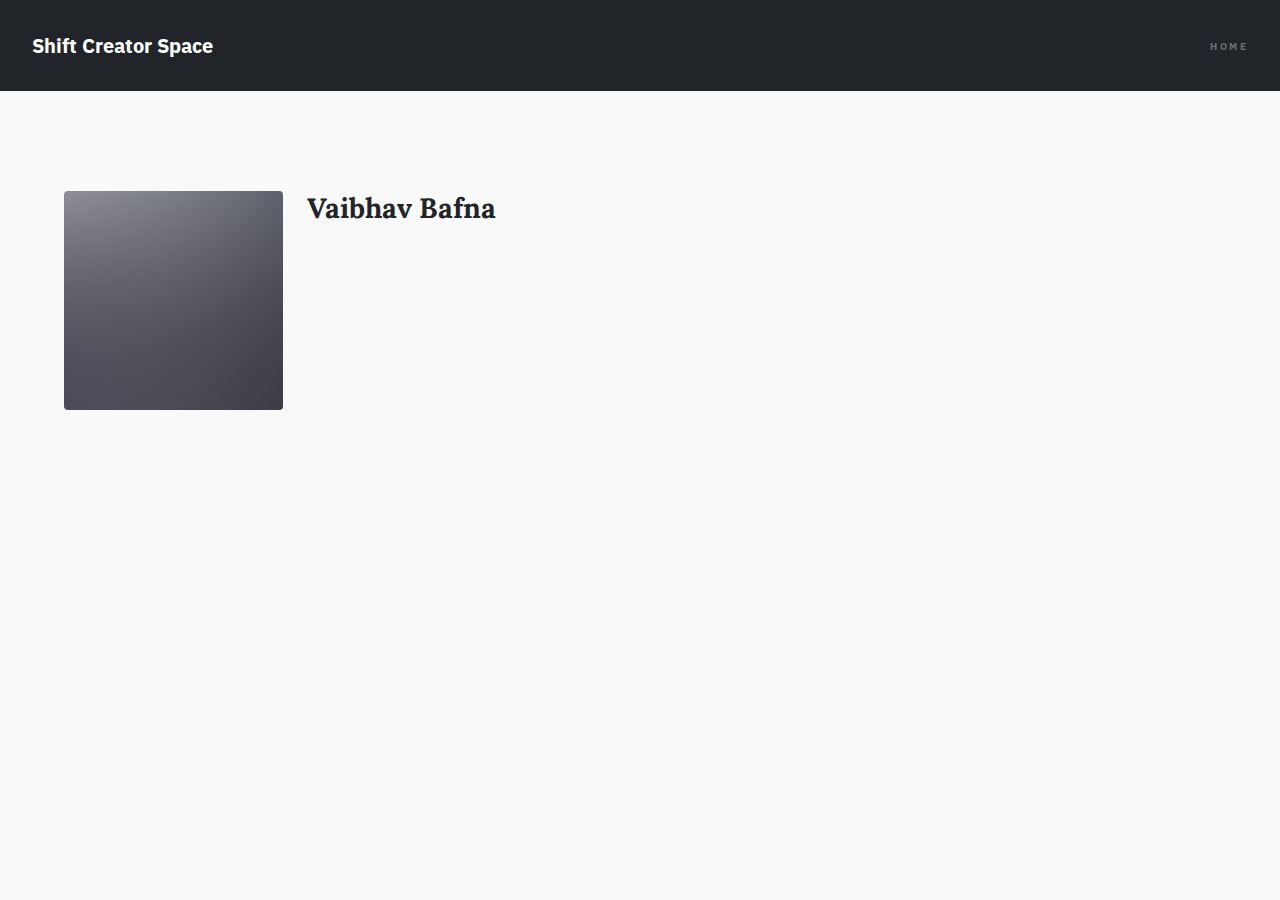
<file: creators.html>
<!DOCTYPE HTML>
<!--
	Hyperspace by HTML5 UP
	html5up.net | @ajlkn
	Free for personal and commercial use under the CCA 3.0 license (html5up.net/license)
-->
<html>
	<head>
		<title>Shift Creator Space</title>
		<meta charset="utf-8" />
		<meta name="viewport" content="width=device-width, initial-scale=1, user-scalable=no" />
		<link rel="stylesheet" href="assets/css/main.css" />
		<noscript><link rel="stylesheet" href="assets/css/noscript.css" /></noscript>
	</head>
	<body class="is-preload">
		<!-- Header -->
			<header id="header">
				<a href="index.html" class="title">Shift Creator Space</a>
				<nav>
					<ul>
						<li><a href="index.html">Home</a></li>
					</ul>
				</nav>
			</header>

		<!-- Wrapper -->
			<div id="wrapper">

				<!-- Main -->
					<section id="main" class="wrapper">
						<div class="inner">
							<!-- Image -->
              <section>
                <p><span class="image left"><img src="images/pic05.jpg" alt="" /></span><h2>Vaibhav Bafna</h2><br><br><br><br><br></p>
              </section>

						</div>
					</section>

			</div>

		<!-- Scripts -->
			<script src="assets/js/jquery.min.js"></script>
			<script src="assets/js/jquery.scrollex.min.js"></script>
			<script src="assets/js/jquery.scrolly.min.js"></script>
			<script src="assets/js/browser.min.js"></script>
			<script src="assets/js/breakpoints.min.js"></script>
			<script src="assets/js/util.js"></script>
			<script src="assets/js/main.js"></script>

	</body>
</html>
</file>
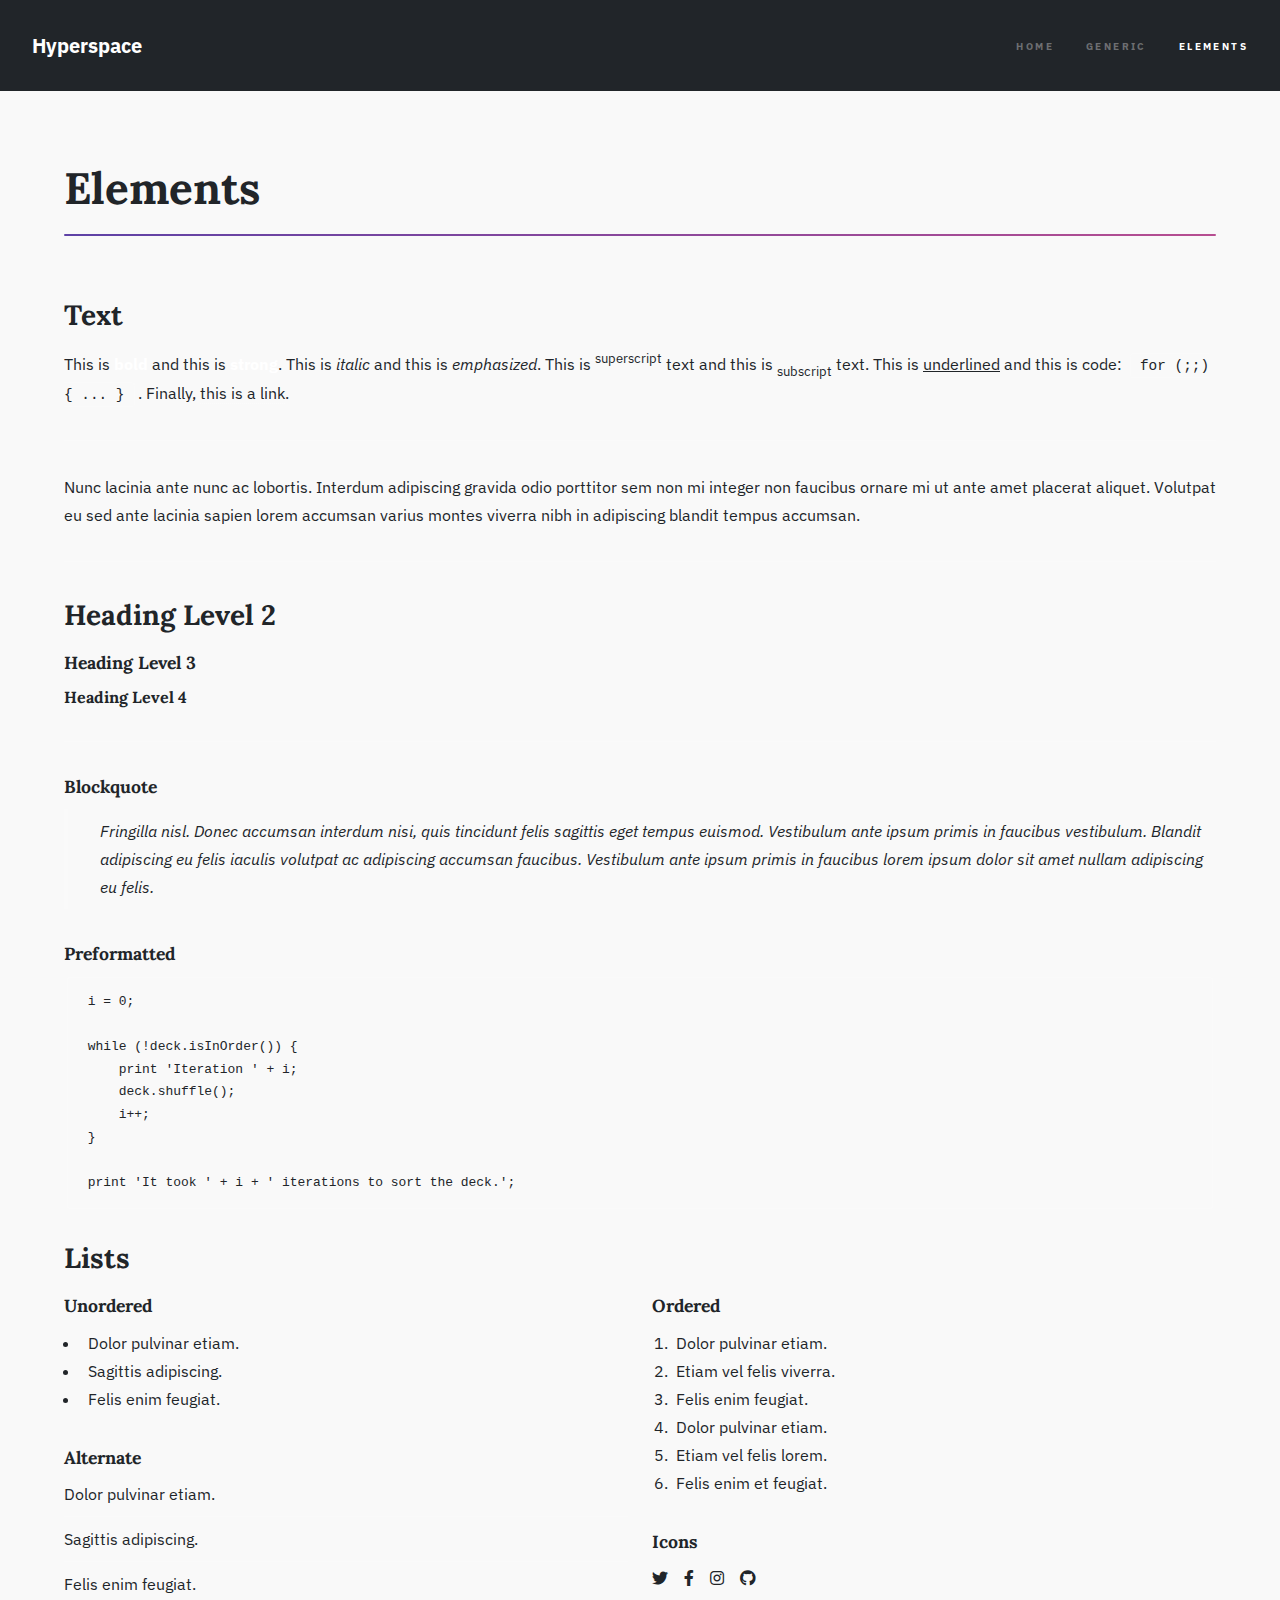
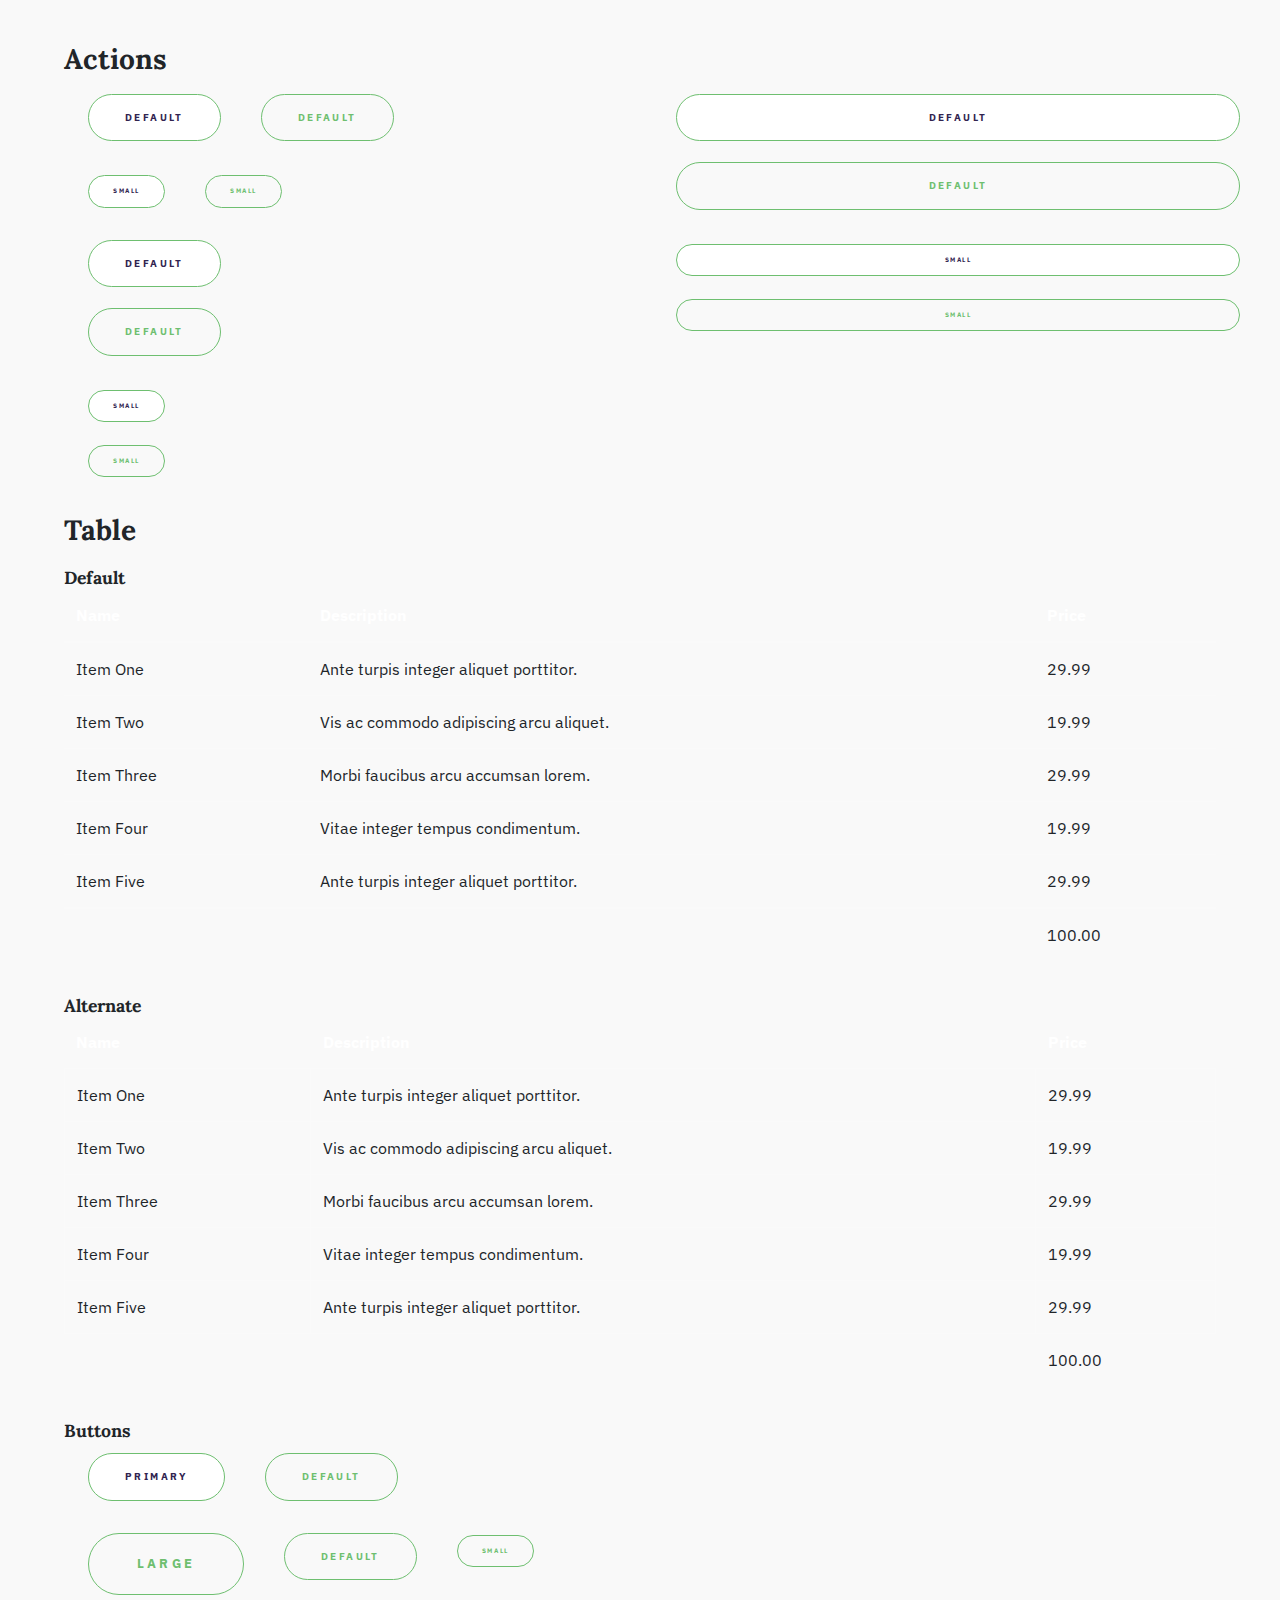
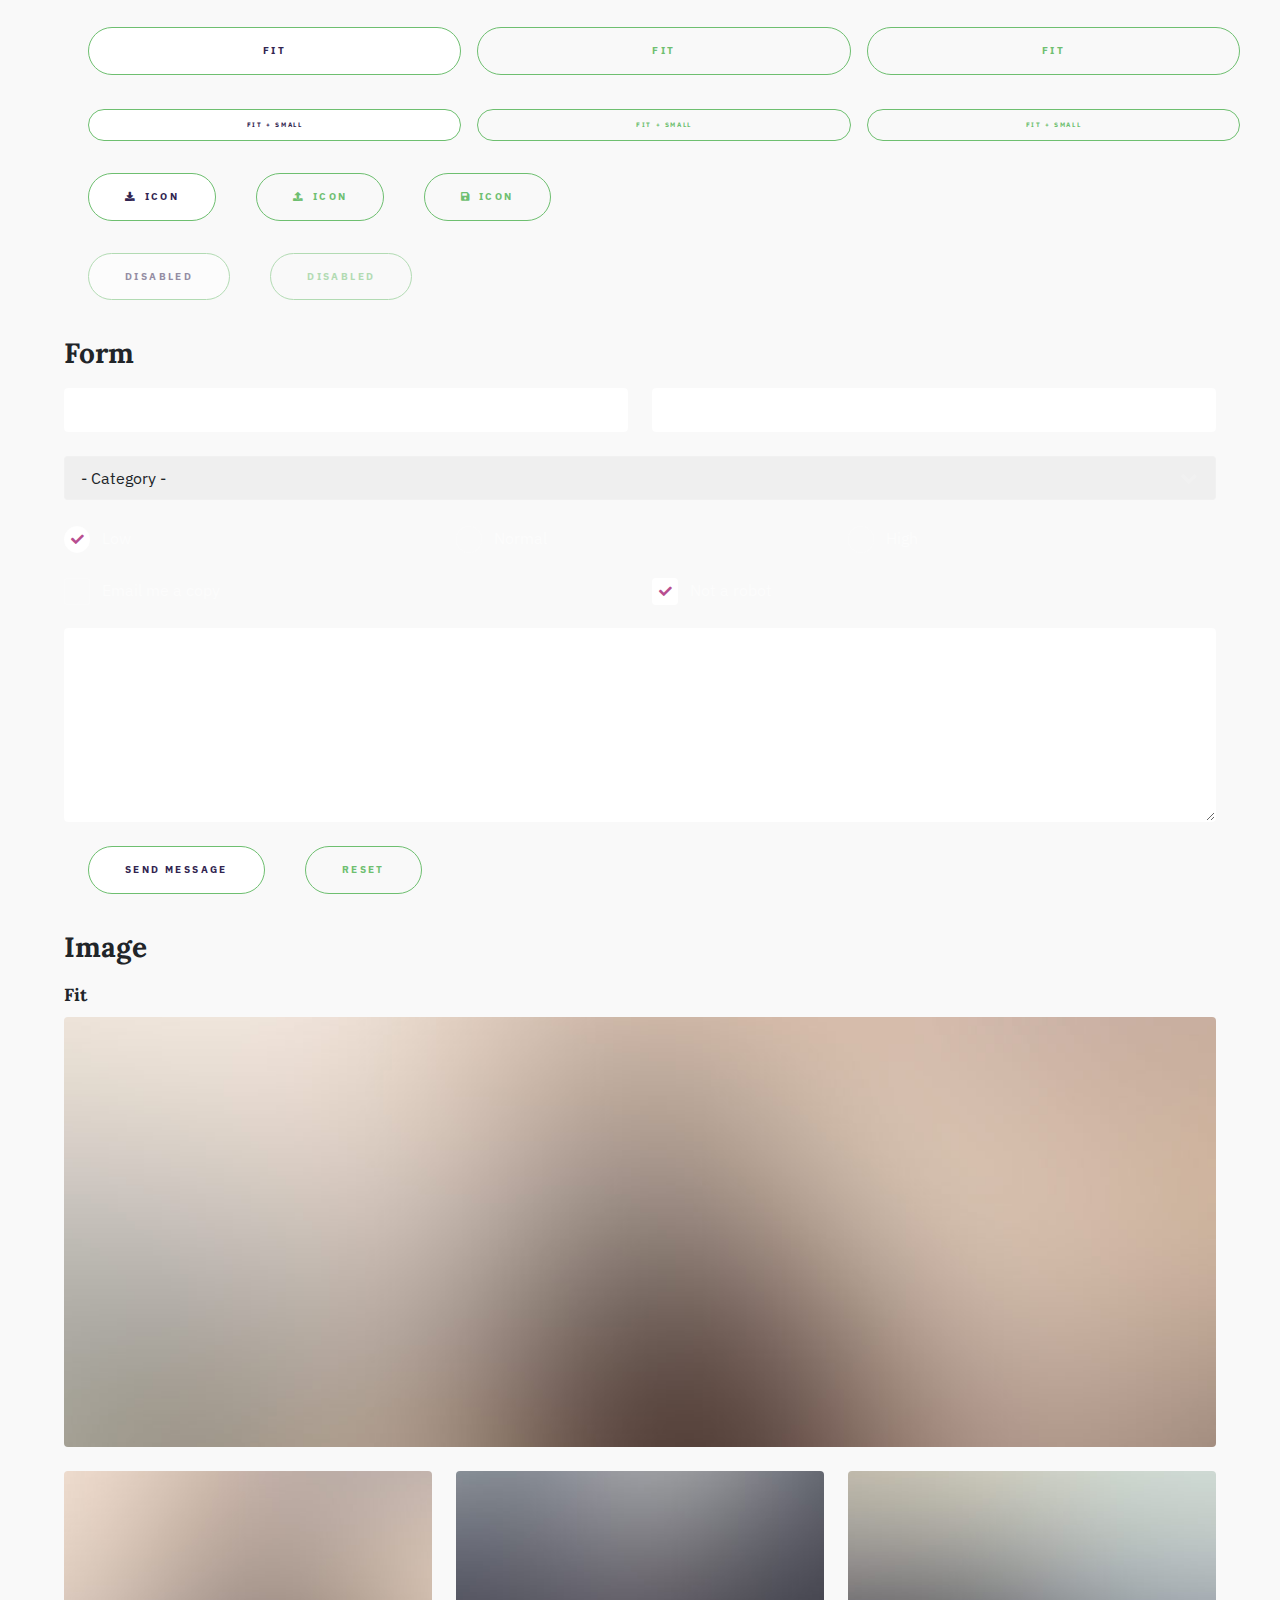
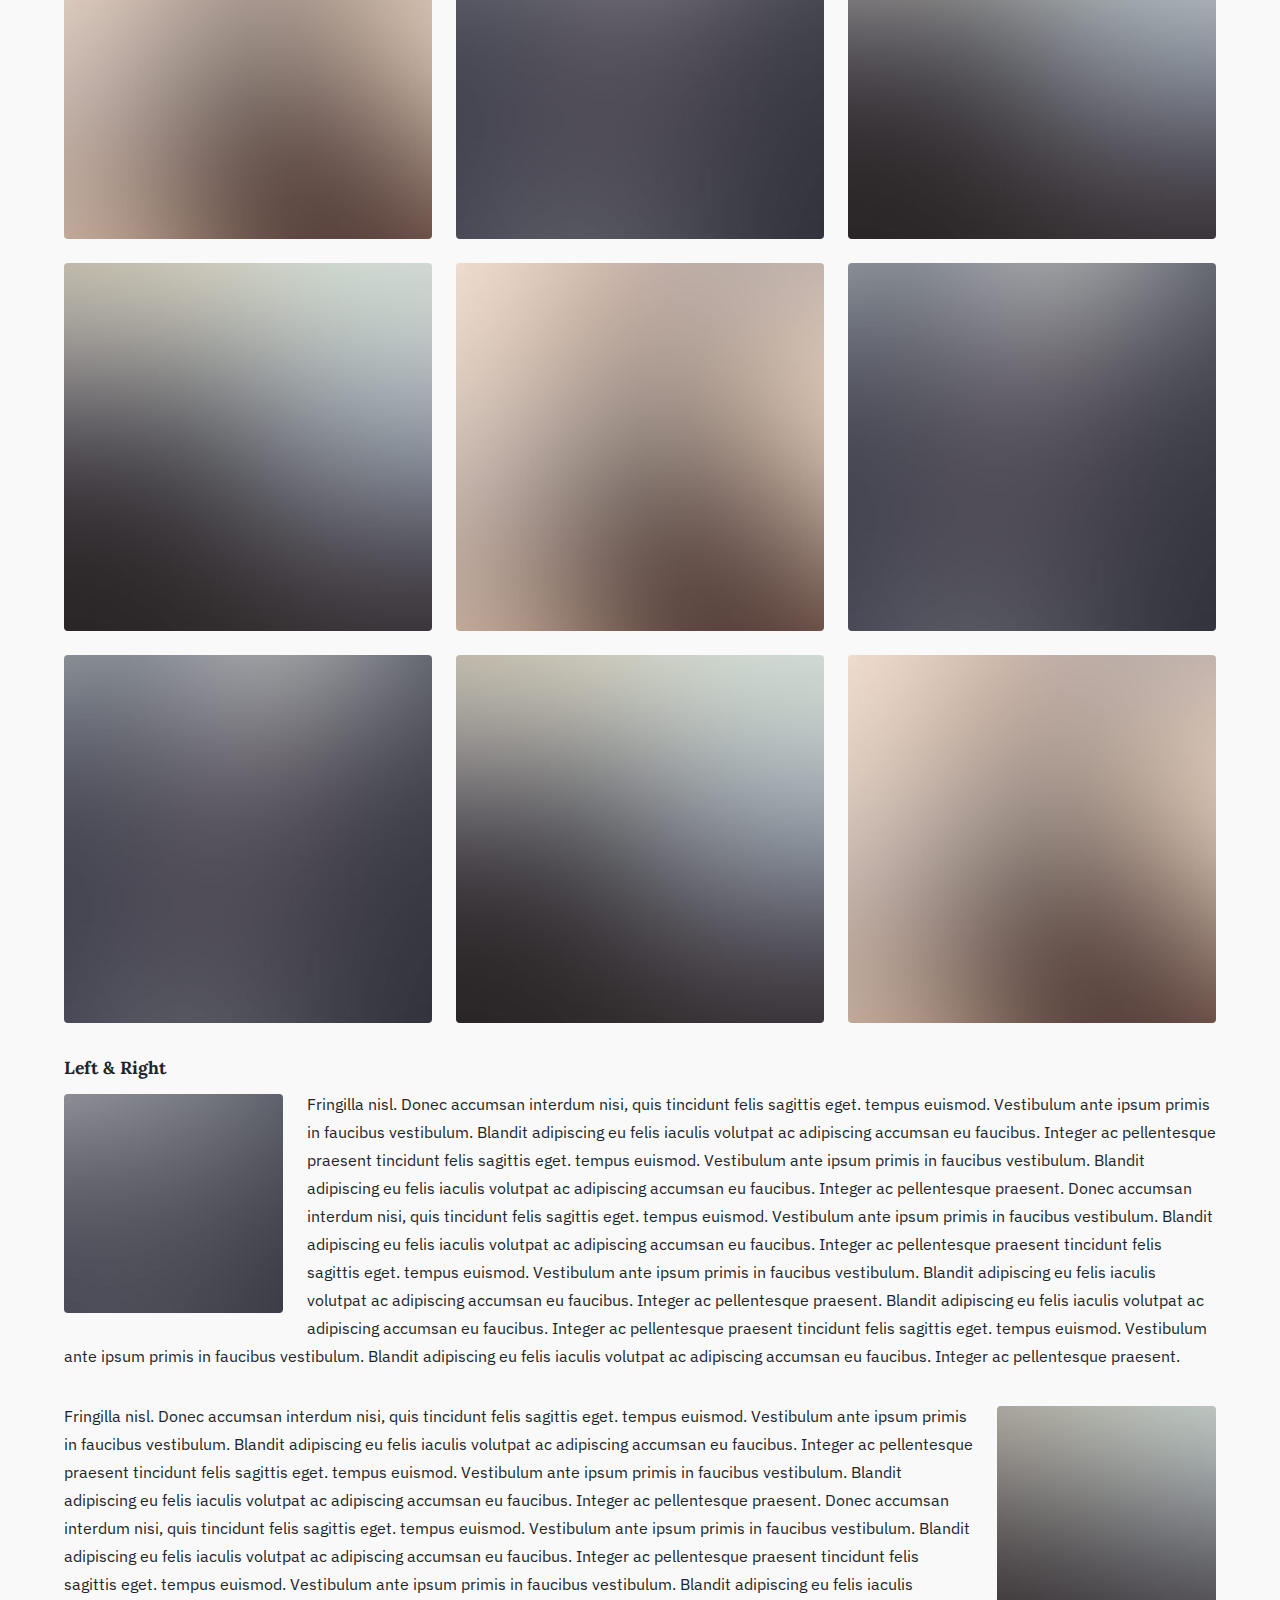
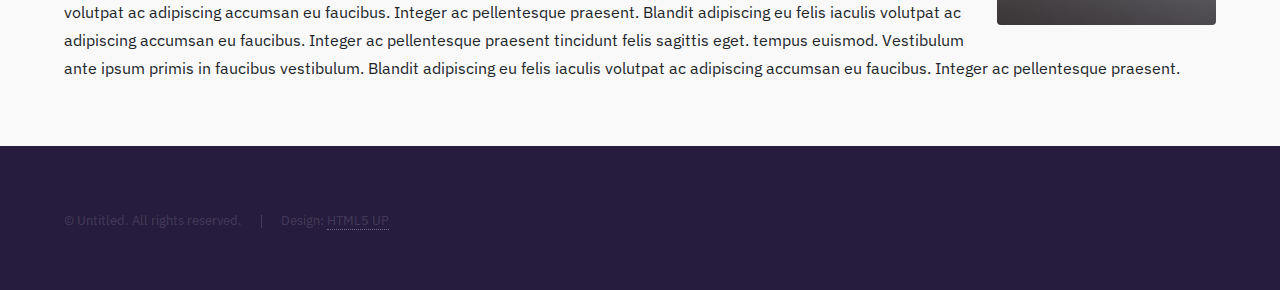
<file: elements.html>
<!DOCTYPE HTML>
<!--
	Hyperspace by HTML5 UP
	html5up.net | @ajlkn
	Free for personal and commercial use under the CCA 3.0 license (html5up.net/license)
-->
<html>
	<head>
		<title>Elements - Hyperspace by HTML5 UP</title>
		<meta charset="utf-8" />
		<meta name="viewport" content="width=device-width, initial-scale=1, user-scalable=no" />
		<link rel="stylesheet" href="assets/css/main.css" />
		<noscript><link rel="stylesheet" href="assets/css/noscript.css" /></noscript>
	</head>
	<body class="is-preload">

		<!-- Header -->
			<header id="header">
				<a href="index.html" class="title">Hyperspace</a>
				<nav>
					<ul>
						<li><a href="index.html">Home</a></li>
						<li><a href="generic.html">Generic</a></li>
						<li><a href="elements.html"  class="active">Elements</a></li>
					</ul>
				</nav>
			</header>

		<!-- Wrapper -->
			<div id="wrapper">

				<!-- Main -->
					<section id="main" class="wrapper">
						<div class="inner">
							<h1 class="major">Elements</h1>

							<!-- Text -->
								<section>
									<h2>Text</h2>
									<p>This is <b>bold</b> and this is <strong>strong</strong>. This is <i>italic</i> and this is <em>emphasized</em>.
									This is <sup>superscript</sup> text and this is <sub>subscript</sub> text.
									This is <u>underlined</u> and this is code: <code>for (;;) { ... }</code>. Finally, <a href="#">this is a link</a>.</p>
									<hr />
									<p>Nunc lacinia ante nunc ac lobortis. Interdum adipiscing gravida odio porttitor sem non mi integer non faucibus ornare mi ut ante amet placerat aliquet. Volutpat eu sed ante lacinia sapien lorem accumsan varius montes viverra nibh in adipiscing blandit tempus accumsan.</p>
									<hr />
									<h2>Heading Level 2</h2>
									<h3>Heading Level 3</h3>
									<h4>Heading Level 4</h4>
									<hr />
									<h3>Blockquote</h3>
									<blockquote>Fringilla nisl. Donec accumsan interdum nisi, quis tincidunt felis sagittis eget tempus euismod. Vestibulum ante ipsum primis in faucibus vestibulum. Blandit adipiscing eu felis iaculis volutpat ac adipiscing accumsan faucibus. Vestibulum ante ipsum primis in faucibus lorem ipsum dolor sit amet nullam adipiscing eu felis.</blockquote>
									<h3>Preformatted</h3>
									<pre><code>i = 0;

while (!deck.isInOrder()) {
    print 'Iteration ' + i;
    deck.shuffle();
    i++;
}

print 'It took ' + i + ' iterations to sort the deck.';</code></pre>
								</section>

							<!-- Lists -->
								<section>
									<h2>Lists</h2>
									<div class="row">
										<div class="col-6 col-12-medium">
											<h3>Unordered</h3>
											<ul>
												<li>Dolor pulvinar etiam.</li>
												<li>Sagittis adipiscing.</li>
												<li>Felis enim feugiat.</li>
											</ul>
											<h3>Alternate</h3>
											<ul class="alt">
												<li>Dolor pulvinar etiam.</li>
												<li>Sagittis adipiscing.</li>
												<li>Felis enim feugiat.</li>
											</ul>
										</div>
										<div class="col-6 col-12-medium">
											<h3>Ordered</h3>
											<ol>
												<li>Dolor pulvinar etiam.</li>
												<li>Etiam vel felis viverra.</li>
												<li>Felis enim feugiat.</li>
												<li>Dolor pulvinar etiam.</li>
												<li>Etiam vel felis lorem.</li>
												<li>Felis enim et feugiat.</li>
											</ol>
											<h3>Icons</h3>
											<ul class="icons">
												<li><a href="#" class="icon brands fa-twitter"><span class="label">Twitter</span></a></li>
												<li><a href="#" class="icon brands fa-facebook-f"><span class="label">Facebook</span></a></li>
												<li><a href="#" class="icon brands fa-instagram"><span class="label">Instagram</span></a></li>
												<li><a href="#" class="icon brands fa-github"><span class="label">Github</span></a></li>
											</ul>
										</div>
									</div>
									<h2>Actions</h2>
									<div class="row">
										<div class="col-6 col-12-medium">
											<ul class="actions">
												<li><a href="#" class="button primary">Default</a></li>
												<li><a href="#" class="button">Default</a></li>
											</ul>
											<ul class="actions small">
												<li><a href="#" class="button primary small">Small</a></li>
												<li><a href="#" class="button small">Small</a></li>
											</ul>
											<ul class="actions stacked">
												<li><a href="#" class="button primary">Default</a></li>
												<li><a href="#" class="button">Default</a></li>
											</ul>
											<ul class="actions stacked">
												<li><a href="#" class="button primary small">Small</a></li>
												<li><a href="#" class="button small">Small</a></li>
											</ul>
										</div>
										<div class="col-6 col-12-medium">
											<ul class="actions stacked">
												<li><a href="#" class="button primary fit">Default</a></li>
												<li><a href="#" class="button fit">Default</a></li>
											</ul>
											<ul class="actions stacked">
												<li><a href="#" class="button primary small fit">Small</a></li>
												<li><a href="#" class="button small fit">Small</a></li>
											</ul>
										</div>
									</div>
								</section>

							<!-- Table -->
								<section>
									<h2>Table</h2>
									<h3>Default</h3>
									<div class="table-wrapper">
										<table>
											<thead>
												<tr>
													<th>Name</th>
													<th>Description</th>
													<th>Price</th>
												</tr>
											</thead>
											<tbody>
												<tr>
													<td>Item One</td>
													<td>Ante turpis integer aliquet porttitor.</td>
													<td>29.99</td>
												</tr>
												<tr>
													<td>Item Two</td>
													<td>Vis ac commodo adipiscing arcu aliquet.</td>
													<td>19.99</td>
												</tr>
												<tr>
													<td>Item Three</td>
													<td> Morbi faucibus arcu accumsan lorem.</td>
													<td>29.99</td>
												</tr>
												<tr>
													<td>Item Four</td>
													<td>Vitae integer tempus condimentum.</td>
													<td>19.99</td>
												</tr>
												<tr>
													<td>Item Five</td>
													<td>Ante turpis integer aliquet porttitor.</td>
													<td>29.99</td>
												</tr>
											</tbody>
											<tfoot>
												<tr>
													<td colspan="2"></td>
													<td>100.00</td>
												</tr>
											</tfoot>
										</table>
									</div>

									<h3>Alternate</h3>
									<div class="table-wrapper">
										<table class="alt">
											<thead>
												<tr>
													<th>Name</th>
													<th>Description</th>
													<th>Price</th>
												</tr>
											</thead>
											<tbody>
												<tr>
													<td>Item One</td>
													<td>Ante turpis integer aliquet porttitor.</td>
													<td>29.99</td>
												</tr>
												<tr>
													<td>Item Two</td>
													<td>Vis ac commodo adipiscing arcu aliquet.</td>
													<td>19.99</td>
												</tr>
												<tr>
													<td>Item Three</td>
													<td> Morbi faucibus arcu accumsan lorem.</td>
													<td>29.99</td>
												</tr>
												<tr>
													<td>Item Four</td>
													<td>Vitae integer tempus condimentum.</td>
													<td>19.99</td>
												</tr>
												<tr>
													<td>Item Five</td>
													<td>Ante turpis integer aliquet porttitor.</td>
													<td>29.99</td>
												</tr>
											</tbody>
											<tfoot>
												<tr>
													<td colspan="2"></td>
													<td>100.00</td>
												</tr>
											</tfoot>
										</table>
									</div>
								</section>

							<!-- Buttons -->
								<section>
									<h3>Buttons</h3>
									<ul class="actions">
										<li><a href="#" class="button primary">Primary</a></li>
										<li><a href="#" class="button">Default</a></li>
									</ul>
									<ul class="actions">
										<li><a href="#" class="button large">Large</a></li>
										<li><a href="#" class="button">Default</a></li>
										<li><a href="#" class="button small">Small</a></li>
									</ul>
									<ul class="actions fit">
										<li><a href="#" class="button primary fit">Fit</a></li>
										<li><a href="#" class="button fit">Fit</a></li>
										<li><a href="#" class="button fit">Fit</a></li>
									</ul>
									<ul class="actions fit small">
										<li><a href="#" class="button primary fit small">Fit + Small</a></li>
										<li><a href="#" class="button fit small">Fit + Small</a></li>
										<li><a href="#" class="button fit small">Fit + Small</a></li>
									</ul>
									<ul class="actions">
										<li><a href="#" class="button primary icon solid fa-download">Icon</a></li>
										<li><a href="#" class="button icon solid fa-upload">Icon</a></li>
										<li><a href="#" class="button icon solid fa-save">Icon</a></li>
									</ul>
									<ul class="actions">
										<li><span class="button primary disabled">Disabled</span></li>
										<li><span class="button disabled">Disabled</span></li>
									</ul>
								</section>

							<!-- Form -->
								<section>
									<h2>Form</h2>
									<form method="post" action="#">
										<div class="row gtr-uniform">
											<div class="col-6 col-12-xsmall">
												<input type="text" name="demo-name" id="demo-name" value="" placeholder="Name" />
											</div>
											<div class="col-6 col-12-xsmall">
												<input type="email" name="demo-email" id="demo-email" value="" placeholder="Email" />
											</div>
											<div class="col-12">
												<select name="demo-category" id="demo-category">
													<option value="">- Category -</option>
													<option value="1">Manufacturing</option>
													<option value="1">Shipping</option>
													<option value="1">Administration</option>
													<option value="1">Human Resources</option>
												</select>
											</div>
											<div class="col-4 col-12-small">
												<input type="radio" id="demo-priority-low" name="demo-priority" checked>
												<label for="demo-priority-low">Low</label>
											</div>
											<div class="col-4 col-12-small">
												<input type="radio" id="demo-priority-normal" name="demo-priority">
												<label for="demo-priority-normal">Normal</label>
											</div>
											<div class="col-4 col-12-small">
												<input type="radio" id="demo-priority-high" name="demo-priority">
												<label for="demo-priority-high">High</label>
											</div>
											<div class="col-6 col-12-small">
												<input type="checkbox" id="demo-copy" name="demo-copy">
												<label for="demo-copy">Email me a copy</label>
											</div>
											<div class="col-6 col-12-small">
												<input type="checkbox" id="demo-human" name="demo-human" checked>
												<label for="demo-human">Not a robot</label>
											</div>
											<div class="col-12">
												<textarea name="demo-message" id="demo-message" placeholder="Enter your message" rows="6"></textarea>
											</div>
											<div class="col-12">
												<ul class="actions">
													<li><input type="submit" value="Send Message" class="primary" /></li>
													<li><input type="reset" value="Reset" /></li>
												</ul>
											</div>
										</div>
									</form>
								</section>

							<!-- Image -->
								<section>
									<h2>Image</h2>
									<h3>Fit</h3>
									<div class="box alt">
										<div class="row gtr-uniform">
											<div class="col-12"><span class="image fit"><img src="images/pic04.jpg" alt="" /></span></div>
											<div class="col-4"><span class="image fit"><img src="images/pic01.jpg" alt="" /></span></div>
											<div class="col-4"><span class="image fit"><img src="images/pic02.jpg" alt="" /></span></div>
											<div class="col-4"><span class="image fit"><img src="images/pic03.jpg" alt="" /></span></div>
											<div class="col-4"><span class="image fit"><img src="images/pic03.jpg" alt="" /></span></div>
											<div class="col-4"><span class="image fit"><img src="images/pic01.jpg" alt="" /></span></div>
											<div class="col-4"><span class="image fit"><img src="images/pic02.jpg" alt="" /></span></div>
											<div class="col-4"><span class="image fit"><img src="images/pic02.jpg" alt="" /></span></div>
											<div class="col-4"><span class="image fit"><img src="images/pic03.jpg" alt="" /></span></div>
											<div class="col-4"><span class="image fit"><img src="images/pic01.jpg" alt="" /></span></div>
										</div>
									</div>
									<h3>Left &amp; Right</h3>
									<p><span class="image left"><img src="images/pic05.jpg" alt="" /></span>Fringilla nisl. Donec accumsan interdum nisi, quis tincidunt felis sagittis eget. tempus euismod. Vestibulum ante ipsum primis in faucibus vestibulum. Blandit adipiscing eu felis iaculis volutpat ac adipiscing accumsan eu faucibus. Integer ac pellentesque praesent tincidunt felis sagittis eget. tempus euismod. Vestibulum ante ipsum primis in faucibus vestibulum. Blandit adipiscing eu felis iaculis volutpat ac adipiscing accumsan eu faucibus. Integer ac pellentesque praesent. Donec accumsan interdum nisi, quis tincidunt felis sagittis eget. tempus euismod. Vestibulum ante ipsum primis in faucibus vestibulum. Blandit adipiscing eu felis iaculis volutpat ac adipiscing accumsan eu faucibus. Integer ac pellentesque praesent tincidunt felis sagittis eget. tempus euismod. Vestibulum ante ipsum primis in faucibus vestibulum. Blandit adipiscing eu felis iaculis volutpat ac adipiscing accumsan eu faucibus. Integer ac pellentesque praesent. Blandit adipiscing eu felis iaculis volutpat ac adipiscing accumsan eu faucibus. Integer ac pellentesque praesent tincidunt felis sagittis eget. tempus euismod. Vestibulum ante ipsum primis in faucibus vestibulum. Blandit adipiscing eu felis iaculis volutpat ac adipiscing accumsan eu faucibus. Integer ac pellentesque praesent.</p>
									<p><span class="image right"><img src="images/pic06.jpg" alt="" /></span>Fringilla nisl. Donec accumsan interdum nisi, quis tincidunt felis sagittis eget. tempus euismod. Vestibulum ante ipsum primis in faucibus vestibulum. Blandit adipiscing eu felis iaculis volutpat ac adipiscing accumsan eu faucibus. Integer ac pellentesque praesent tincidunt felis sagittis eget. tempus euismod. Vestibulum ante ipsum primis in faucibus vestibulum. Blandit adipiscing eu felis iaculis volutpat ac adipiscing accumsan eu faucibus. Integer ac pellentesque praesent. Donec accumsan interdum nisi, quis tincidunt felis sagittis eget. tempus euismod. Vestibulum ante ipsum primis in faucibus vestibulum. Blandit adipiscing eu felis iaculis volutpat ac adipiscing accumsan eu faucibus. Integer ac pellentesque praesent tincidunt felis sagittis eget. tempus euismod. Vestibulum ante ipsum primis in faucibus vestibulum. Blandit adipiscing eu felis iaculis volutpat ac adipiscing accumsan eu faucibus. Integer ac pellentesque praesent. Blandit adipiscing eu felis iaculis volutpat ac adipiscing accumsan eu faucibus. Integer ac pellentesque praesent tincidunt felis sagittis eget. tempus euismod. Vestibulum ante ipsum primis in faucibus vestibulum. Blandit adipiscing eu felis iaculis volutpat ac adipiscing accumsan eu faucibus. Integer ac pellentesque praesent.</p>
								</section>

						</div>
					</section>

			</div>

		<!-- Footer -->
			<footer id="footer" class="wrapper alt">
				<div class="inner">
					<ul class="menu">
						<li>&copy; Untitled. All rights reserved.</li><li>Design: <a href="http://html5up.net">HTML5 UP</a></li>
					</ul>
				</div>
			</footer>

		<!-- Scripts -->
			<script src="assets/js/jquery.min.js"></script>
			<script src="assets/js/jquery.scrollex.min.js"></script>
			<script src="assets/js/jquery.scrolly.min.js"></script>
			<script src="assets/js/browser.min.js"></script>
			<script src="assets/js/breakpoints.min.js"></script>
			<script src="assets/js/util.js"></script>
			<script src="assets/js/main.js"></script>

	</body>
</html>
</file>
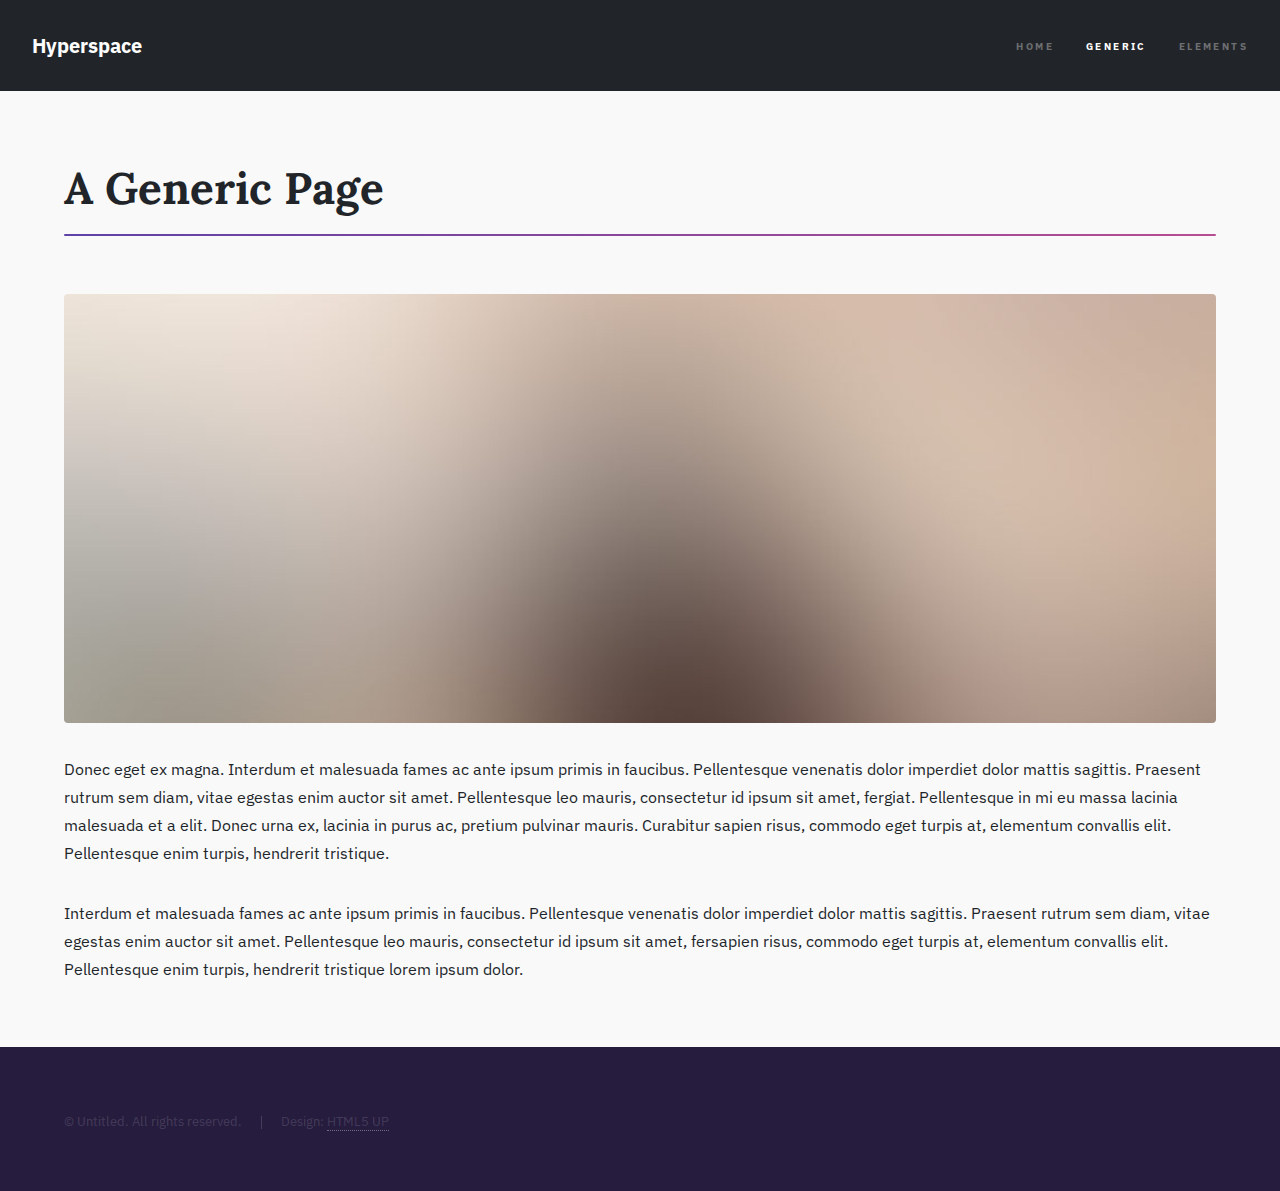
<file: generic.html>
<!DOCTYPE HTML>
<!--
	Hyperspace by HTML5 UP
	html5up.net | @ajlkn
	Free for personal and commercial use under the CCA 3.0 license (html5up.net/license)
-->
<html>
	<head>
		<title>Generic - Hyperspace by HTML5 UP</title>
		<meta charset="utf-8" />
		<meta name="viewport" content="width=device-width, initial-scale=1, user-scalable=no" />
		<link rel="stylesheet" href="assets/css/main.css" />
		<noscript><link rel="stylesheet" href="assets/css/noscript.css" /></noscript>
	</head>
	<body class="is-preload">

		<!-- Header -->
			<header id="header">
				<a href="index.html" class="title">Hyperspace</a>
				<nav>
					<ul>
						<li><a href="index.html">Home</a></li>
						<li><a href="generic.html" class="active">Generic</a></li>
						<li><a href="elements.html">Elements</a></li>
					</ul>
				</nav>
			</header>

		<!-- Wrapper -->
			<div id="wrapper">

				<!-- Main -->
					<section id="main" class="wrapper">
						<div class="inner">
							<h1 class="major">A Generic Page</h1>
							<span class="image fit"><img src="images/pic04.jpg" alt="" /></span>
							<p>Donec eget ex magna. Interdum et malesuada fames ac ante ipsum primis in faucibus. Pellentesque venenatis dolor imperdiet dolor mattis sagittis. Praesent rutrum sem diam, vitae egestas enim auctor sit amet. Pellentesque leo mauris, consectetur id ipsum sit amet, fergiat. Pellentesque in mi eu massa lacinia malesuada et a elit. Donec urna ex, lacinia in purus ac, pretium pulvinar mauris. Curabitur sapien risus, commodo eget turpis at, elementum convallis elit. Pellentesque enim turpis, hendrerit tristique.</p>
							<p>Interdum et malesuada fames ac ante ipsum primis in faucibus. Pellentesque venenatis dolor imperdiet dolor mattis sagittis. Praesent rutrum sem diam, vitae egestas enim auctor sit amet. Pellentesque leo mauris, consectetur id ipsum sit amet, fersapien risus, commodo eget turpis at, elementum convallis elit. Pellentesque enim turpis, hendrerit tristique lorem ipsum dolor.</p>
						</div>
					</section>

			</div>

		<!-- Footer -->
			<footer id="footer" class="wrapper alt">
				<div class="inner">
					<ul class="menu">
						<li>&copy; Untitled. All rights reserved.</li><li>Design: <a href="http://html5up.net">HTML5 UP</a></li>
					</ul>
				</div>
			</footer>

		<!-- Scripts -->
			<script src="assets/js/jquery.min.js"></script>
			<script src="assets/js/jquery.scrollex.min.js"></script>
			<script src="assets/js/jquery.scrolly.min.js"></script>
			<script src="assets/js/browser.min.js"></script>
			<script src="assets/js/breakpoints.min.js"></script>
			<script src="assets/js/util.js"></script>
			<script src="assets/js/main.js"></script>

	</body>
</html>
</file>
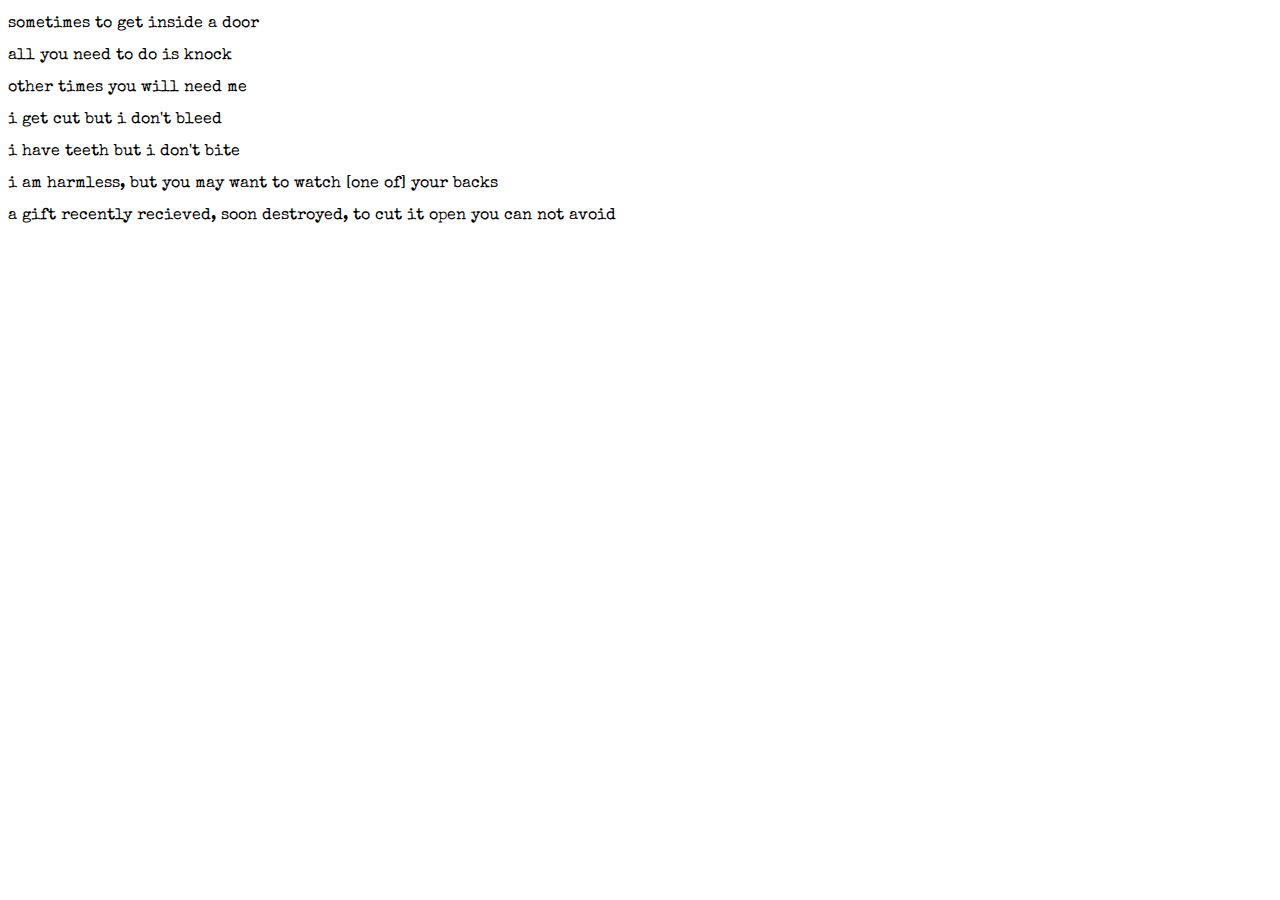
<file: scavenge.html>
<!DOCTYPE html>
<head>
    <link rel="stylesheet" href="scavenge.css" />
    <link rel="preconnect" href="https://fonts.googleapis.com">
    <link rel="preconnect" href="https://fonts.gstatic.com" crossorigin>
    <link href="https://fonts.googleapis.com/css2?family=Special+Elite&display=swap" rel="stylesheet">
</head>

<!--- You found me!! The key is in . . . Shirley's Shirt 0_o-->
<!--- Locate the key and cut it out!!-->
<html>

<p>sometimes to get inside a door</p>
<p>all you need to do is knock</p>
<p>other times you will need me</p>
<p>i get cut but i don't bleed</p>
<p>i have teeth but i don't bite</p>
<p>i am harmless, but you may want to watch [one of] your backs</p>
<p>a gift recently recieved, soon destroyed, to cut it open you can not avoid</p>
</html>
</file>
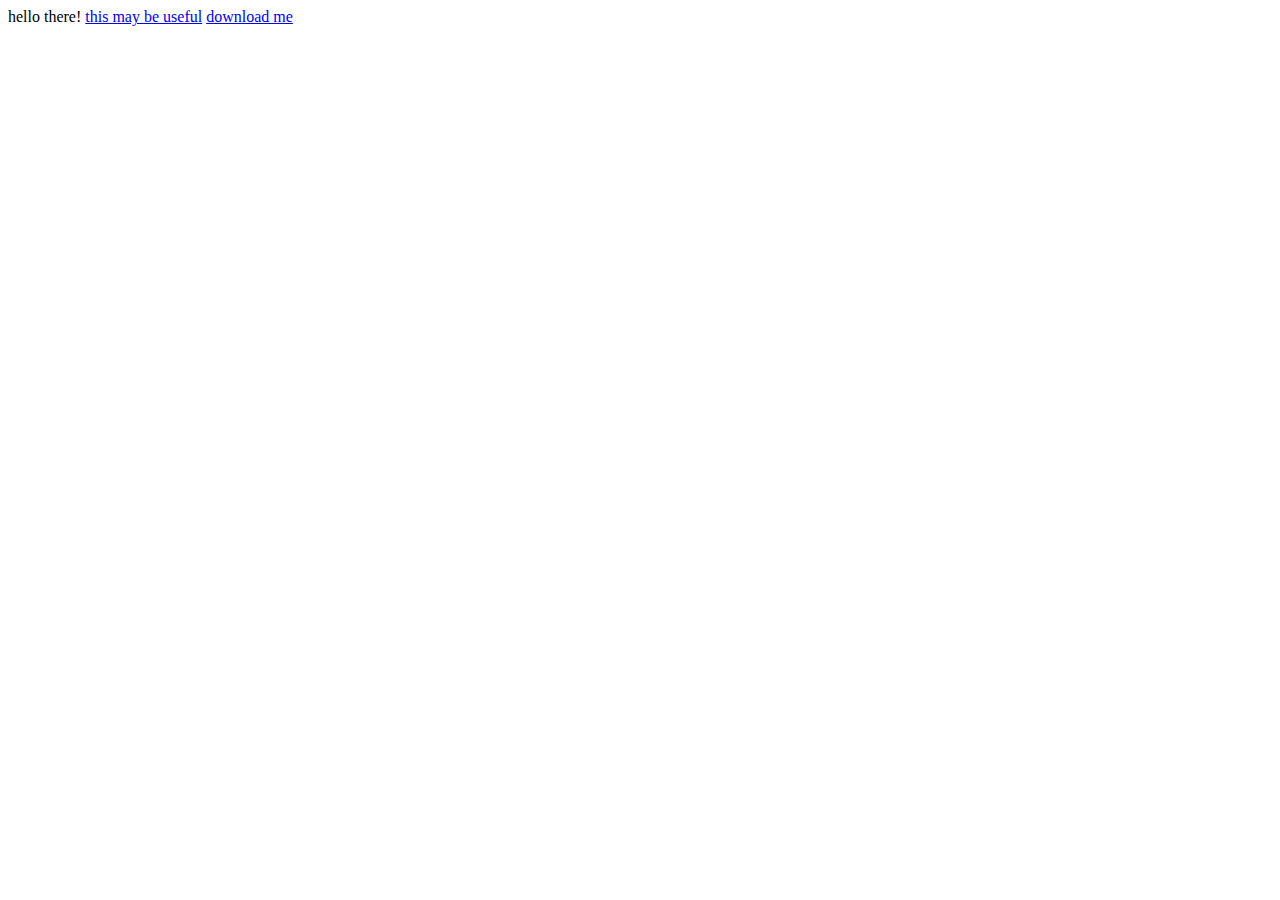
<file: white-elephant.html>
<html>
    <head>
        <meta name="viewport" content="width=device-width, initial-scale=1, user-scalable=no" />
    </head>
    <body>
        <span>hello there!</span>
        <a href="https://stylesuxx.github.io/steganography/" target="_blank">this may be useful</a>
        <a href="crumbs.txt">download me</a>
        <script>
        </script>
    </body>
</html>
</file>
<file: assets/css/noscript.css>
/*
	Hyperspace by HTML5 UP
	html5up.net | @ajlkn
	Free for personal and commercial use under the CCA 3.0 license (html5up.net/license)
*/

/* Spotlights */

	.spotlights > section > .image:before {
		opacity: 0 !important;
	}

	.spotlights > section > .content > .inner {
		-moz-transform: none !important;
		-webkit-transform: none !important;
		-ms-transform: none !important;
		transform: none !important;
		opacity: 1 !important;
	}

/* Wrapper */

	.wrapper > .inner {
		opacity: 1 !important;
		-moz-transform: none !important;
		-webkit-transform: none !important;
		-ms-transform: none !important;
		transform: none !important;
	}

/* Sidebar */

	#sidebar > .inner {
		opacity: 1 !important;
	}

	#sidebar nav > ul > li {
		-moz-transform: none !important;
		-webkit-transform: none !important;
		-ms-transform: none !important;
		transform: none !important;
		opacity: 1 !important;
	}
</file>
<file: assets/css/custom.css>
#calendar_display {
  display: grid;
  grid-row-gap: 1rem;
  margin-top: 2rem;
}

#calendar {
  display: grid;
  align-self: center;
  margin-left: 1rem;
}

.event_row {
  display: grid;
  grid-template-columns: 200px 1fr;
  grid-column-gap: 1rem;
  border-bottom: 2px solid #dee2e6;
  max-width: 75%;
}

.event_date_display {
  display: grid;
}

.event_content {
  display: grid;
  grid-row-gap: 0.5rem;
}

.event_content_flex {
  display: flex;
}

.event_content_flex a {
  margin-left: 1rem;
  color: #228be6;
}

.event_content_flex a:hover {
  color: #1c7ed6;
}

.event_link {
  font-weight: bold;
}
</file>
<file: scavenge.css>
html{
    font-family: 'Special Elite', cursive;
}
</file>
<file: assets/css/main.css>
@import url(fontawesome-all.min.css);

@import url('https://fonts.googleapis.com/css2?family=IBM+Plex+Sans:wght@400;700&family=Lora:wght@700&display=swap');


/*
	Hyperspace by HTML5 UP
	html5up.net | @ajlkn
	Free for personal and commercial use under the CCA 3.0 license (html5up.net/license)
*/

html, body, div, span, applet, object,
iframe, h1, h2, h3, h4, h5, h6, p, blockquote,
pre, a, abbr, acronym, address, big, cite,
code, del, dfn, em, img, ins, kbd, q, s, samp,
small, strike, strong, sub, sup, tt, var, b,
u, i, center, dl, dt, dd, ol, ul, li, fieldset,
form, label, legend, table, caption, tbody,
tfoot, thead, tr, th, td, article, aside,
canvas, details, embed, figure, figcaption,
footer, header, hgroup, menu, nav, output, ruby,
section, summary, time, mark, audio, video {
	margin: 0;
	padding: 0;
	border: 0;
	font-size: 100%;
	font: inherit;
	vertical-align: baseline;}

article, aside, details, figcaption, figure,
footer, header, hgroup, menu, nav, section {
	display: block;}

body {
	line-height: 1;
}

ol, ul {
	list-style: none;
}

blockquote, q {
	quotes: none;
}

	blockquote:before, blockquote:after, q:before, q:after {
		content: '';
		content: none;
	}

table {
	border-collapse: collapse;
	border-spacing: 0;
}

body {
	-webkit-text-size-adjust: none;
}

mark {
	background-color: transparent;
	color: inherit;
}

input::-moz-focus-inner {
	border: 0;
	padding: 0;
}

input, select, textarea {
	-moz-appearance: none;
	-webkit-appearance: none;
	-ms-appearance: none;
	appearance: none;
}

/* Basic */

	@-ms-viewport {
		width: device-width;
	}

	body {
		-ms-overflow-style: scrollbar;
	}

	@media screen and (max-width: 480px) {

		html, body {
			min-width: 320px;
		}

	}

	html {
		box-sizing: border-box;
	}

	*, *:before, *:after {
		box-sizing: inherit;
	}

	body {
		background: #F9F9F9;
	}

		body.is-preload *, body.is-preload *:before, body.is-preload *:after {
			-moz-animation: none !important;
			-webkit-animation: none !important;
			-ms-animation: none !important;
			animation: none !important;
			-moz-transition: none !important;
			-webkit-transition: none !important;
			-ms-transition: none !important;
			transition: none !important;
		}

/* Type */

	body, input, select, textarea {
        color: #212529;
        font-family: 'IBM Plex Sans', -apple-system, Roboto, Helvetica, Arial, sans-serif;
		/* font-family: -apple-system, BlinkMacSystemFont, "Segoe UI", Roboto, Helvetica, Arial, sans-serif, "Apple Color Emoji", "Segoe UI Emoji", "Segoe UI Symbol"; */
		font-size: 16.5pt;
		font-weight: normal;
		line-height: 1.75;
    }
    
    h1, h2, h3, h4, h5, h6 {
        font-family: 'Lora', 'IBM Plex Sans', -apple-system, Roboto, Helvetica, Arial, sans-serif;
    }

		@media screen and (max-width: 1680px) {

			body, input, select, textarea {
				font-size: 13pt;
			}

		}

		@media screen and (max-width: 1280px) {

			body, input, select, textarea {
				font-size: 12pt;
			}

		}

		@media screen and (max-width: 360px) {

			body, input, select, textarea {
				font-size: 11pt;
			}

		}

		/* new shit */
		.flex-container {
			display: flex;
		}
		.flex-container-spaced {
			display: flex;
			flex-wrap: wrap;
		}

		.flex-container-spaced > h2 {
			border-bottom: 5px solid #ddd;
		}

		/* .flex-container-spaced > a > img {
			height: 50px;
			width: auto;
			margin: 1em;
		} */

		.flex-container-spaced > a {
			opacity: 0.75;
			transition: opacity 0.25s;
		}

		.flex-container-spaced > a:hover {
			opacity: 1;
        }

        #recruiting * {
            color: white;
        }
        
        .video {
            display: block;
            margin: 2rem auto;
        }

        .email_link {
            text-decoration: underline;
            font-weight: bold;
        }

        ul.contact > li > a {
            text-decoration: underline;
        }

		/*
		mobile has a strange bug where only inline styles are correctly processed

		so basically we need to override these inline styles when we're on desktop
		instead of the normal max-width @media statements

		*/
		@media screen and (min-width: 980px) {
			#homepage-main-shift-logo {
				width: 400px !important;
				height: 200px !important;
			}
		}

		@keyframes fadedown {
			from {
		    max-height: 0;
		  }
		  to {
		    max-height: 4rem;
		  }
		}

		.showcase-banner {
			width: 100%;
			height: 4rem;
			padding: 0 1rem;
			margin: 0;
			background-color: #D15F5C;
			z-index: 100;
			display: flex;
			justify-content: center;
			align-items: center;
			max-height: 0;
			transform-origin: top center;
			box-shadow: inset 0 0 10px rgba(0, 0, 0, 0.4);
			animation: fadedown 1s ease 0.2s forwards;
		}

		.showcase-banner > p {
			font-size: 1em;
			color: #fff;
			margin: 0;
		}

		.showcase-banner > p > span {
			font-weight: 900;
		}

    .pillars{
        color: white;
	}

	h2.pillars {
		margin-bottom: 0.1rem;
	}

	h5.pillars {
		opacity: 0.75;
		letter-spacing: 0.25rem;
		text-transform: uppercase;
	}

	a > h5.pillars {
		display: inline-block;
		border-bottom: 2px solid #fff;
	}
	a:hover > h5.pillars {
		opacity: 1;
	}

	a {
		-moz-transition: color 0.2s ease, border-bottom-color 0.2s ease;
		-webkit-transition: color 0.2s ease, border-bottom-color 0.2s ease;
		-ms-transition: color 0.2s ease, border-bottom-color 0.2s ease;
		transition: color 0.2s ease, border-bottom-color 0.2s ease;
		border-bottom: dotted 1px rgba(255, 255, 255, 0.35);
		color: inherit;
		text-decoration: none;
	}

		a:hover {
			border-bottom-color: transparent;
            color: black;
		}

	strong, b {
		color: #ffffff;
		font-weight: bold;
	}

	em, i {
		font-style: italic;
	}

	p {
		margin: 0 0 2em 0;
	}

	h1, h2, h3, h4, h5, h6 {
		color: #212529;
		font-weight: bold;
		line-height: 1.5;
		margin: 0 0 0.5em 0;
	}

		h1 a, h2 a, h3 a, h4 a, h5 a, h6 a {
			color: inherit;
			text-decoration: none;
		}

	h1 {
		font-size: 2.75em;
	}

		h1.major {
			margin: 0 0 1.3em 0;
			position: relative;
			padding-bottom: 0.35em;
		}

			h1.major:after {
				background-image: -moz-linear-gradient(to right, #5e42a6, #b74e91);
				background-image: -webkit-linear-gradient(to right, #5e42a6, #b74e91);
				background-image: -ms-linear-gradient(to right, #5e42a6, #b74e91);
				background-image: linear-gradient(to right, #5e42a6, #b74e91);
				-moz-transition: max-width 0.2s ease;
				-webkit-transition: max-width 0.2s ease;
				-ms-transition: max-width 0.2s ease;
				transition: max-width 0.2s ease;
				border-radius: 0.2em;
				bottom: 0;
				content: '';
				height: 0.05em;
				position: absolute;
				right: 0;
				width: 100%;
			}

	h2 {
		font-size: 1.75em;
	}

	h3 {
		font-size: 1.1em;
	}

	h4 {
		font-size: 1em;
	}

	h5 {
		font-size: 0.8em;
	}

	h6 {
		font-size: 0.6em;
	}

	@media screen and (max-width: 736px) {

		h1 {
			font-size: 2em;
		}

		h2 {
			font-size: 1.25em;
		}

		h3 {
			font-size: 1em;
		}

		h4 {
			font-size: 0.8em;
		}

		h5 {
			font-size: 0.6em;
		}

		h6 {
			font-size: 0.6em;
		}

	}

	sub {
		font-size: 0.8em;
		position: relative;
		top: 0.5em;
	}

	sup {
		font-size: 0.8em;
		position: relative;
		top: -0.5em;
	}

	blockquote {
		border-left: solid 4px rgba(255, 255, 255, 0.15);
		font-style: italic;
		margin: 0 0 2em 0;
		padding: 0.5em 0 0.5em 2em;
	}

	code {
		background: rgba(255, 255, 255, 0.05);
		border-radius: 0.25em;
		border: solid 1px rgba(255, 255, 255, 0.15);
		font-family: "Courier New", monospace;
		font-size: 0.9em;
		margin: 0 0.25em;
		padding: 0.25em 0.65em;
	}

	pre {
		-webkit-overflow-scrolling: touch;
		font-family: "Courier New", monospace;
		font-size: 0.9em;
		margin: 0 0 2em 0;
	}

		pre code {
			display: block;
			line-height: 1.75em;
			padding: 1em 1.5em;
			overflow-x: auto;
		}

	hr {
		border: 0;
		border-bottom: solid 1px rgba(255, 255, 255, 0.15);
		margin: 2em 0;
	}

		hr.major {
			margin: 3em 0;
		}

	.align-left {
		text-align: left;
	}

	.align-center {
		text-align: center;
	}

	.align-right {
		text-align: right;
	}

/* Row */

	.row {
		display: flex;
		flex-wrap: wrap;
		box-sizing: border-box;
		align-items: stretch;
	}

		.row > * {
			box-sizing: border-box;
		}

		.row.gtr-uniform > * > :last-child {
			margin-bottom: 0;
		}

		.row.aln-left {
			justify-content: flex-start;
		}

		.row.aln-center {
			justify-content: center;
		}

		.row.aln-right {
			justify-content: flex-end;
		}

		.row.aln-top {
			align-items: flex-start;
		}

		.row.aln-middle {
			align-items: center;
		}

		.row.aln-bottom {
			align-items: flex-end;
		}

		.row > .imp {
			order: -1;
		}

		.row > .col-1 {
			width: 8.33333%;
		}

		.row > .off-1 {
			margin-left: 8.33333%;
		}

		.row > .col-2 {
			width: 16.66667%;
		}

		.row > .off-2 {
			margin-left: 16.66667%;
		}

		.row > .col-3 {
			width: 25%;
		}

		.row > .off-3 {
			margin-left: 25%;
		}

		.row > .col-4 {
			width: 33.33333%;
		}

		.row > .off-4 {
			margin-left: 33.33333%;
		}

		.row > .col-5 {
			width: 41.66667%;
		}

		.row > .off-5 {
			margin-left: 41.66667%;
		}

		.row > .col-6 {
			width: 50%;
		}

		.row > .off-6 {
			margin-left: 50%;
		}

		.row > .col-7 {
			width: 58.33333%;
		}

		.row > .off-7 {
			margin-left: 58.33333%;
		}

		.row > .col-8 {
			width: 66.66667%;
		}

		.row > .off-8 {
			margin-left: 66.66667%;
		}

		.row > .col-9 {
			width: 75%;
		}

		.row > .off-9 {
			margin-left: 75%;
		}

		.row > .col-10 {
			width: 83.33333%;
		}

		.row > .off-10 {
			margin-left: 83.33333%;
		}

		.row > .col-11 {
			width: 91.66667%;
		}

		.row > .off-11 {
			margin-left: 91.66667%;
		}

		.row > .col-12 {
			width: 100%;
		}

		.row > .off-12 {
			margin-left: 100%;
		}

		.row.gtr-0 {
			margin-top: 0;
			margin-left: 0em;
		}

			.row.gtr-0 > * {
				padding: 0 0 0 0em;
			}

			.row.gtr-0.gtr-uniform {
				margin-top: 0em;
			}

				.row.gtr-0.gtr-uniform > * {
					padding-top: 0em;
				}

		.row.gtr-25 {
			margin-top: 0;
			margin-left: -0.375em;
		}

			.row.gtr-25 > * {
				padding: 0 0 0 0.375em;
			}

			.row.gtr-25.gtr-uniform {
				margin-top: -0.375em;
			}

				.row.gtr-25.gtr-uniform > * {
					padding-top: 0.375em;
				}

		.row.gtr-50 {
			margin-top: 0;
			margin-left: -0.75em;
		}

			.row.gtr-50 > * {
				padding: 0 0 0 0.75em;
			}

			.row.gtr-50.gtr-uniform {
				margin-top: -0.75em;
			}

				.row.gtr-50.gtr-uniform > * {
					padding-top: 0.75em;
				}

		.row {
			margin-top: 0;
			margin-left: -1.5em;
		}

			.row > * {
				padding: 0 0 0 1.5em;
			}

			.row.gtr-uniform {
				margin-top: -1.5em;
			}

				.row.gtr-uniform > * {
					padding-top: 1.5em;
				}

		.row.gtr-150 {
			margin-top: 0;
			margin-left: -2.25em;
		}

			.row.gtr-150 > * {
				padding: 0 0 0 2.25em;
			}

			.row.gtr-150.gtr-uniform {
				margin-top: -2.25em;
			}

				.row.gtr-150.gtr-uniform > * {
					padding-top: 2.25em;
				}

		.row.gtr-200 {
			margin-top: 0;
			margin-left: -3em;
		}

			.row.gtr-200 > * {
				padding: 0 0 0 3em;
			}

			.row.gtr-200.gtr-uniform {
				margin-top: -3em;
			}

				.row.gtr-200.gtr-uniform > * {
					padding-top: 3em;
				}

		@media screen and (max-width: 1680px) {

			.row {
				display: flex;
				flex-wrap: wrap;
				box-sizing: border-box;
				align-items: stretch;
			}

				.row > * {
					box-sizing: border-box;
				}

				.row.gtr-uniform > * > :last-child {
					margin-bottom: 0;
				}

				.row.aln-left {
					justify-content: flex-start;
				}

				.row.aln-center {
					justify-content: center;
				}

				.row.aln-right {
					justify-content: flex-end;
				}

				.row.aln-top {
					align-items: flex-start;
				}

				.row.aln-middle {
					align-items: center;
				}

				.row.aln-bottom {
					align-items: flex-end;
				}

				.row > .imp-xlarge {
					order: -1;
				}

				.row > .col-1-xlarge {
					width: 8.33333%;
				}

				.row > .off-1-xlarge {
					margin-left: 8.33333%;
				}

				.row > .col-2-xlarge {
					width: 16.66667%;
				}

				.row > .off-2-xlarge {
					margin-left: 16.66667%;
				}

				.row > .col-3-xlarge {
					width: 25%;
				}

				.row > .off-3-xlarge {
					margin-left: 25%;
				}

				.row > .col-4-xlarge {
					width: 33.33333%;
				}

				.row > .off-4-xlarge {
					margin-left: 33.33333%;
				}

				.row > .col-5-xlarge {
					width: 41.66667%;
				}

				.row > .off-5-xlarge {
					margin-left: 41.66667%;
				}

				.row > .col-6-xlarge {
					width: 50%;
				}

				.row > .off-6-xlarge {
					margin-left: 50%;
				}

				.row > .col-7-xlarge {
					width: 58.33333%;
				}

				.row > .off-7-xlarge {
					margin-left: 58.33333%;
				}

				.row > .col-8-xlarge {
					width: 66.66667%;
				}

				.row > .off-8-xlarge {
					margin-left: 66.66667%;
				}

				.row > .col-9-xlarge {
					width: 75%;
				}

				.row > .off-9-xlarge {
					margin-left: 75%;
				}

				.row > .col-10-xlarge {
					width: 83.33333%;
				}

				.row > .off-10-xlarge {
					margin-left: 83.33333%;
				}

				.row > .col-11-xlarge {
					width: 91.66667%;
				}

				.row > .off-11-xlarge {
					margin-left: 91.66667%;
				}

				.row > .col-12-xlarge {
					width: 100%;
				}

				.row > .off-12-xlarge {
					margin-left: 100%;
				}

				.row.gtr-0 {
					margin-top: 0;
					margin-left: 0em;
				}

					.row.gtr-0 > * {
						padding: 0 0 0 0em;
					}

					.row.gtr-0.gtr-uniform {
						margin-top: 0em;
					}

						.row.gtr-0.gtr-uniform > * {
							padding-top: 0em;
						}

				.row.gtr-25 {
					margin-top: 0;
					margin-left: -0.375em;
				}

					.row.gtr-25 > * {
						padding: 0 0 0 0.375em;
					}

					.row.gtr-25.gtr-uniform {
						margin-top: -0.375em;
					}

						.row.gtr-25.gtr-uniform > * {
							padding-top: 0.375em;
						}

				.row.gtr-50 {
					margin-top: 0;
					margin-left: -0.75em;
				}

					.row.gtr-50 > * {
						padding: 0 0 0 0.75em;
					}

					.row.gtr-50.gtr-uniform {
						margin-top: -0.75em;
					}

						.row.gtr-50.gtr-uniform > * {
							padding-top: 0.75em;
						}

				.row {
					margin-top: 0;
					margin-left: -1.5em;
				}

					.row > * {
						padding: 0 0 0 1.5em;
					}

					.row.gtr-uniform {
						margin-top: -1.5em;
					}

						.row.gtr-uniform > * {
							padding-top: 1.5em;
						}

				.row.gtr-150 {
					margin-top: 0;
					margin-left: -2.25em;
				}

					.row.gtr-150 > * {
						padding: 0 0 0 2.25em;
					}

					.row.gtr-150.gtr-uniform {
						margin-top: -2.25em;
					}

						.row.gtr-150.gtr-uniform > * {
							padding-top: 2.25em;
						}

				.row.gtr-200 {
					margin-top: 0;
					margin-left: -3em;
				}

					.row.gtr-200 > * {
						padding: 0 0 0 3em;
					}

					.row.gtr-200.gtr-uniform {
						margin-top: -3em;
					}

						.row.gtr-200.gtr-uniform > * {
							padding-top: 3em;
						}

		}

		@media screen and (max-width: 1280px) {

			.row {
				display: flex;
				flex-wrap: wrap;
				box-sizing: border-box;
				align-items: stretch;
			}

				.row > * {
					box-sizing: border-box;
				}

				.row.gtr-uniform > * > :last-child {
					margin-bottom: 0;
				}

				.row.aln-left {
					justify-content: flex-start;
				}

				.row.aln-center {
					justify-content: center;
				}

				.row.aln-right {
					justify-content: flex-end;
				}

				.row.aln-top {
					align-items: flex-start;
				}

				.row.aln-middle {
					align-items: center;
				}

				.row.aln-bottom {
					align-items: flex-end;
				}

				.row > .imp-large {
					order: -1;
				}

				.row > .col-1-large {
					width: 8.33333%;
				}

				.row > .off-1-large {
					margin-left: 8.33333%;
				}

				.row > .col-2-large {
					width: 16.66667%;
				}

				.row > .off-2-large {
					margin-left: 16.66667%;
				}

				.row > .col-3-large {
					width: 25%;
				}

				.row > .off-3-large {
					margin-left: 25%;
				}

				.row > .col-4-large {
					width: 33.33333%;
				}

				.row > .off-4-large {
					margin-left: 33.33333%;
				}

				.row > .col-5-large {
					width: 41.66667%;
				}

				.row > .off-5-large {
					margin-left: 41.66667%;
				}

				.row > .col-6-large {
					width: 50%;
				}

				.row > .off-6-large {
					margin-left: 50%;
				}

				.row > .col-7-large {
					width: 58.33333%;
				}

				.row > .off-7-large {
					margin-left: 58.33333%;
				}

				.row > .col-8-large {
					width: 66.66667%;
				}

				.row > .off-8-large {
					margin-left: 66.66667%;
				}

				.row > .col-9-large {
					width: 75%;
				}

				.row > .off-9-large {
					margin-left: 75%;
				}

				.row > .col-10-large {
					width: 83.33333%;
				}

				.row > .off-10-large {
					margin-left: 83.33333%;
				}

				.row > .col-11-large {
					width: 91.66667%;
				}

				.row > .off-11-large {
					margin-left: 91.66667%;
				}

				.row > .col-12-large {
					width: 100%;
				}

				.row > .off-12-large {
					margin-left: 100%;
				}

				.row.gtr-0 {
					margin-top: 0;
					margin-left: 0em;
				}

					.row.gtr-0 > * {
						padding: 0 0 0 0em;
					}

					.row.gtr-0.gtr-uniform {
						margin-top: 0em;
					}

						.row.gtr-0.gtr-uniform > * {
							padding-top: 0em;
						}

				.row.gtr-25 {
					margin-top: 0;
					margin-left: -0.375em;
				}

					.row.gtr-25 > * {
						padding: 0 0 0 0.375em;
					}

					.row.gtr-25.gtr-uniform {
						margin-top: -0.375em;
					}

						.row.gtr-25.gtr-uniform > * {
							padding-top: 0.375em;
						}

				.row.gtr-50 {
					margin-top: 0;
					margin-left: -0.75em;
				}

					.row.gtr-50 > * {
						padding: 0 0 0 0.75em;
					}

					.row.gtr-50.gtr-uniform {
						margin-top: -0.75em;
					}

						.row.gtr-50.gtr-uniform > * {
							padding-top: 0.75em;
						}

				.row {
					margin-top: 0;
					margin-left: -1.5em;
				}

					.row > * {
						padding: 0 0 0 1.5em;
					}

					.row.gtr-uniform {
						margin-top: -1.5em;
					}

						.row.gtr-uniform > * {
							padding-top: 1.5em;
						}

				.row.gtr-150 {
					margin-top: 0;
					margin-left: -2.25em;
				}

					.row.gtr-150 > * {
						padding: 0 0 0 2.25em;
					}

					.row.gtr-150.gtr-uniform {
						margin-top: -2.25em;
					}

						.row.gtr-150.gtr-uniform > * {
							padding-top: 2.25em;
						}

				.row.gtr-200 {
					margin-top: 0;
					margin-left: -3em;
				}

					.row.gtr-200 > * {
						padding: 0 0 0 3em;
					}

					.row.gtr-200.gtr-uniform {
						margin-top: -3em;
					}

						.row.gtr-200.gtr-uniform > * {
							padding-top: 3em;
						}

		}

		@media screen and (max-width: 980px) {

			.row {
				display: flex;
				flex-wrap: wrap;
				box-sizing: border-box;
				align-items: stretch;
			}

				.row > * {
					box-sizing: border-box;
				}

				.row.gtr-uniform > * > :last-child {
					margin-bottom: 0;
				}

				.row.aln-left {
					justify-content: flex-start;
				}

				.row.aln-center {
					justify-content: center;
				}

				.row.aln-right {
					justify-content: flex-end;
				}

				.row.aln-top {
					align-items: flex-start;
				}

				.row.aln-middle {
					align-items: center;
				}

				.row.aln-bottom {
					align-items: flex-end;
				}

				.row > .imp-medium {
					order: -1;
				}

				.row > .col-1-medium {
					width: 8.33333%;
				}

				.row > .off-1-medium {
					margin-left: 8.33333%;
				}

				.row > .col-2-medium {
					width: 16.66667%;
				}

				.row > .off-2-medium {
					margin-left: 16.66667%;
				}

				.row > .col-3-medium {
					width: 25%;
				}

				.row > .off-3-medium {
					margin-left: 25%;
				}

				.row > .col-4-medium {
					width: 33.33333%;
				}

				.row > .off-4-medium {
					margin-left: 33.33333%;
				}

				.row > .col-5-medium {
					width: 41.66667%;
				}

				.row > .off-5-medium {
					margin-left: 41.66667%;
				}

				.row > .col-6-medium {
					width: 50%;
				}

				.row > .off-6-medium {
					margin-left: 50%;
				}

				.row > .col-7-medium {
					width: 58.33333%;
				}

				.row > .off-7-medium {
					margin-left: 58.33333%;
				}

				.row > .col-8-medium {
					width: 66.66667%;
				}

				.row > .off-8-medium {
					margin-left: 66.66667%;
				}

				.row > .col-9-medium {
					width: 75%;
				}

				.row > .off-9-medium {
					margin-left: 75%;
				}

				.row > .col-10-medium {
					width: 83.33333%;
				}

				.row > .off-10-medium {
					margin-left: 83.33333%;
				}

				.row > .col-11-medium {
					width: 91.66667%;
				}

				.row > .off-11-medium {
					margin-left: 91.66667%;
				}

				.row > .col-12-medium {
					width: 100%;
				}

				.row > .off-12-medium {
					margin-left: 100%;
				}

				.row.gtr-0 {
					margin-top: 0;
					margin-left: 0em;
				}

					.row.gtr-0 > * {
						padding: 0 0 0 0em;
					}

					.row.gtr-0.gtr-uniform {
						margin-top: 0em;
					}

						.row.gtr-0.gtr-uniform > * {
							padding-top: 0em;
						}

				.row.gtr-25 {
					margin-top: 0;
					margin-left: -0.375em;
				}

					.row.gtr-25 > * {
						padding: 0 0 0 0.375em;
					}

					.row.gtr-25.gtr-uniform {
						margin-top: -0.375em;
					}

						.row.gtr-25.gtr-uniform > * {
							padding-top: 0.375em;
						}

				.row.gtr-50 {
					margin-top: 0;
					margin-left: -0.75em;
				}

					.row.gtr-50 > * {
						padding: 0 0 0 0.75em;
					}

					.row.gtr-50.gtr-uniform {
						margin-top: -0.75em;
					}

						.row.gtr-50.gtr-uniform > * {
							padding-top: 0.75em;
						}

				.row {
					margin-top: 0;
					margin-left: -1.5em;
				}

					.row > * {
						padding: 0 0 0 1.5em;
					}

					.row.gtr-uniform {
						margin-top: -1.5em;
					}

						.row.gtr-uniform > * {
							padding-top: 1.5em;
						}

				.row.gtr-150 {
					margin-top: 0;
					margin-left: -2.25em;
				}

					.row.gtr-150 > * {
						padding: 0 0 0 2.25em;
					}

					.row.gtr-150.gtr-uniform {
						margin-top: -2.25em;
					}

						.row.gtr-150.gtr-uniform > * {
							padding-top: 2.25em;
						}

				.row.gtr-200 {
					margin-top: 0;
					margin-left: -3em;
				}

					.row.gtr-200 > * {
						padding: 0 0 0 3em;
					}

					.row.gtr-200.gtr-uniform {
						margin-top: -3em;
					}

						.row.gtr-200.gtr-uniform > * {
							padding-top: 3em;
						}

		}

		@media screen and (max-width: 736px) {

			.row {
				display: flex;
				flex-wrap: wrap;
				box-sizing: border-box;
				align-items: stretch;
			}

				.row > * {
					box-sizing: border-box;
				}

				.row.gtr-uniform > * > :last-child {
					margin-bottom: 0;
				}

				.row.aln-left {
					justify-content: flex-start;
				}

				.row.aln-center {
					justify-content: center;
				}

				.row.aln-right {
					justify-content: flex-end;
				}

				.row.aln-top {
					align-items: flex-start;
				}

				.row.aln-middle {
					align-items: center;
				}

				.row.aln-bottom {
					align-items: flex-end;
				}

				.row > .imp-small {
					order: -1;
				}

				.row > .col-1-small {
					width: 8.33333%;
				}

				.row > .off-1-small {
					margin-left: 8.33333%;
				}

				.row > .col-2-small {
					width: 16.66667%;
				}

				.row > .off-2-small {
					margin-left: 16.66667%;
				}

				.row > .col-3-small {
					width: 25%;
				}

				.row > .off-3-small {
					margin-left: 25%;
				}

				.row > .col-4-small {
					width: 33.33333%;
				}

				.row > .off-4-small {
					margin-left: 33.33333%;
				}

				.row > .col-5-small {
					width: 41.66667%;
				}

				.row > .off-5-small {
					margin-left: 41.66667%;
				}

				.row > .col-6-small {
					width: 50%;
				}

				.row > .off-6-small {
					margin-left: 50%;
				}

				.row > .col-7-small {
					width: 58.33333%;
				}

				.row > .off-7-small {
					margin-left: 58.33333%;
				}

				.row > .col-8-small {
					width: 66.66667%;
				}

				.row > .off-8-small {
					margin-left: 66.66667%;
				}

				.row > .col-9-small {
					width: 75%;
				}

				.row > .off-9-small {
					margin-left: 75%;
				}

				.row > .col-10-small {
					width: 83.33333%;
				}

				.row > .off-10-small {
					margin-left: 83.33333%;
				}

				.row > .col-11-small {
					width: 91.66667%;
				}

				.row > .off-11-small {
					margin-left: 91.66667%;
				}

				.row > .col-12-small {
					width: 100%;
				}

				.row > .off-12-small {
					margin-left: 100%;
				}

				.row.gtr-0 {
					margin-top: 0;
					margin-left: 0em;
				}

					.row.gtr-0 > * {
						padding: 0 0 0 0em;
					}

					.row.gtr-0.gtr-uniform {
						margin-top: 0em;
					}

						.row.gtr-0.gtr-uniform > * {
							padding-top: 0em;
						}

				.row.gtr-25 {
					margin-top: 0;
					margin-left: -0.375em;
				}

					.row.gtr-25 > * {
						padding: 0 0 0 0.375em;
					}

					.row.gtr-25.gtr-uniform {
						margin-top: -0.375em;
					}

						.row.gtr-25.gtr-uniform > * {
							padding-top: 0.375em;
						}

				.row.gtr-50 {
					margin-top: 0;
					margin-left: -0.75em;
				}

					.row.gtr-50 > * {
						padding: 0 0 0 0.75em;
					}

					.row.gtr-50.gtr-uniform {
						margin-top: -0.75em;
					}

						.row.gtr-50.gtr-uniform > * {
							padding-top: 0.75em;
						}

				.row {
					margin-top: 0;
					margin-left: -1.5em;
				}

					.row > * {
						padding: 0 0 0 1.5em;
					}

					.row.gtr-uniform {
						margin-top: -1.5em;
					}

						.row.gtr-uniform > * {
							padding-top: 1.5em;
						}

				.row.gtr-150 {
					margin-top: 0;
					margin-left: -2.25em;
				}

					.row.gtr-150 > * {
						padding: 0 0 0 2.25em;
					}

					.row.gtr-150.gtr-uniform {
						margin-top: -2.25em;
					}

						.row.gtr-150.gtr-uniform > * {
							padding-top: 2.25em;
						}

				.row.gtr-200 {
					margin-top: 0;
					margin-left: -3em;
				}

					.row.gtr-200 > * {
						padding: 0 0 0 3em;
					}

					.row.gtr-200.gtr-uniform {
						margin-top: -3em;
					}

						.row.gtr-200.gtr-uniform > * {
							padding-top: 3em;
						}

		}

		@media screen and (max-width: 480px) {

			.row {
				display: flex;
				flex-wrap: wrap;
				box-sizing: border-box;
				align-items: stretch;
			}

				.row > * {
					box-sizing: border-box;
				}

				.row.gtr-uniform > * > :last-child {
					margin-bottom: 0;
				}

				.row.aln-left {
					justify-content: flex-start;
				}

				.row.aln-center {
					justify-content: center;
				}

				.row.aln-right {
					justify-content: flex-end;
				}

				.row.aln-top {
					align-items: flex-start;
				}

				.row.aln-middle {
					align-items: center;
				}

				.row.aln-bottom {
					align-items: flex-end;
				}

				.row > .imp-xsmall {
					order: -1;
				}

				.row > .col-1-xsmall {
					width: 8.33333%;
				}

				.row > .off-1-xsmall {
					margin-left: 8.33333%;
				}

				.row > .col-2-xsmall {
					width: 16.66667%;
				}

				.row > .off-2-xsmall {
					margin-left: 16.66667%;
				}

				.row > .col-3-xsmall {
					width: 25%;
				}

				.row > .off-3-xsmall {
					margin-left: 25%;
				}

				.row > .col-4-xsmall {
					width: 33.33333%;
				}

				.row > .off-4-xsmall {
					margin-left: 33.33333%;
				}

				.row > .col-5-xsmall {
					width: 41.66667%;
				}

				.row > .off-5-xsmall {
					margin-left: 41.66667%;
				}

				.row > .col-6-xsmall {
					width: 50%;
				}

				.row > .off-6-xsmall {
					margin-left: 50%;
				}

				.row > .col-7-xsmall {
					width: 58.33333%;
				}

				.row > .off-7-xsmall {
					margin-left: 58.33333%;
				}

				.row > .col-8-xsmall {
					width: 66.66667%;
				}

				.row > .off-8-xsmall {
					margin-left: 66.66667%;
				}

				.row > .col-9-xsmall {
					width: 75%;
				}

				.row > .off-9-xsmall {
					margin-left: 75%;
				}

				.row > .col-10-xsmall {
					width: 83.33333%;
				}

				.row > .off-10-xsmall {
					margin-left: 83.33333%;
				}

				.row > .col-11-xsmall {
					width: 91.66667%;
				}

				.row > .off-11-xsmall {
					margin-left: 91.66667%;
				}

				.row > .col-12-xsmall {
					width: 100%;
				}

				.row > .off-12-xsmall {
					margin-left: 100%;
				}

				.row.gtr-0 {
					margin-top: 0;
					margin-left: 0em;
				}

					.row.gtr-0 > * {
						padding: 0 0 0 0em;
					}

					.row.gtr-0.gtr-uniform {
						margin-top: 0em;
					}

						.row.gtr-0.gtr-uniform > * {
							padding-top: 0em;
						}

				.row.gtr-25 {
					margin-top: 0;
					margin-left: -0.375em;
				}

					.row.gtr-25 > * {
						padding: 0 0 0 0.375em;
					}

					.row.gtr-25.gtr-uniform {
						margin-top: -0.375em;
					}

						.row.gtr-25.gtr-uniform > * {
							padding-top: 0.375em;
						}

				.row.gtr-50 {
					margin-top: 0;
					margin-left: -0.75em;
				}

					.row.gtr-50 > * {
						padding: 0 0 0 0.75em;
					}

					.row.gtr-50.gtr-uniform {
						margin-top: -0.75em;
					}

						.row.gtr-50.gtr-uniform > * {
							padding-top: 0.75em;
						}

				.row {
					margin-top: 0;
					margin-left: -1.5em;
				}

					.row > * {
						padding: 0 0 0 1.5em;
					}

					.row.gtr-uniform {
						margin-top: -1.5em;
					}

						.row.gtr-uniform > * {
							padding-top: 1.5em;
						}

				.row.gtr-150 {
					margin-top: 0;
					margin-left: -2.25em;
				}

					.row.gtr-150 > * {
						padding: 0 0 0 2.25em;
					}

					.row.gtr-150.gtr-uniform {
						margin-top: -2.25em;
					}

						.row.gtr-150.gtr-uniform > * {
							padding-top: 2.25em;
						}

				.row.gtr-200 {
					margin-top: 0;
					margin-left: -3em;
				}

					.row.gtr-200 > * {
						padding: 0 0 0 3em;
					}

					.row.gtr-200.gtr-uniform {
						margin-top: -3em;
					}

						.row.gtr-200.gtr-uniform > * {
							padding-top: 3em;
						}

		}

/* Box */

	.box {
		border-radius: 0.25em;
		border: solid 1px rgba(255, 255, 255, 0.15);
		margin-bottom: 2em;
		padding: 1.5em;
	}

		.box > :last-child,
		.box > :last-child > :last-child,
		.box > :last-child > :last-child > :last-child {
			margin-bottom: 0;
		}

		.box.alt {
			border: 0;
			border-radius: 0;
			padding: 0;
		}


/* Secondary Button */

input[type="submit"],
input[type="reset"],
input[type="button"],
button,
.secondary-button {
    -moz-appearance: none;
    -webkit-appearance: none;
    -ms-appearance: none;
    appearance: none;
    -moz-transition: border-color 0.2s ease;
    -webkit-transition: border-color 0.2s ease;
    -ms-transition: border-color 0.2s ease;
    transition: border-color 0.2s ease;
    background-color: transparent;
    border: solid 1px !important;
    border-color: #339af0 !important;
    border-radius: 3em;
    color: #339af0;
    cursor: pointer;
    display: inline-block;
    font-size: 0.6em;
    font-weight: bold;
    height: calc(4.75em + 2px);
    letter-spacing: 0.25em;
    line-height: 4.75em;
    outline: 0;
    padding: 0 3.75em;
    position: relative;
    text-align: center;
    text-decoration: none;
    text-transform: uppercase;
    white-space: nowrap;
}

    input[type="submit"]:after,
    input[type="reset"]:after,
    input[type="button"]:after,
    button:after,
    .secondary-button:after {
        -moz-transform: scale(0.25);
        -webkit-transform: scale(0.25);
        -ms-transform: scale(0.25);
        transform: scale(0.25);
        pointer-events: none;
        -moz-transition: opacity 0.2s ease, -moz-transform 0.2s ease;
        -webkit-transition: opacity 0.2s ease, -webkit-transform 0.2s ease;
        -ms-transition: opacity 0.2s ease, -ms-transform 0.2s ease;
        transition: opacity 0.2s ease, transform 0.2s ease;
        background: #ffffff;
        color: black;
        border-radius: 3em;
        content: '';
        height: 100%;
        left: 0;
        opacity: 0;
        position: absolute;
        top: 0;
        width: 100%;
    }

    input[type="submit"].icon:before,
    input[type="reset"].icon:before,
    input[type="button"].icon:before,
    button.icon:before,
    .secondary-button.icon:before {
        margin-right: 0.75em;
    }

    input[type="submit"].fit,
    input[type="reset"].fit,
    input[type="button"].fit,
    button.fit,
    .secondary-button.fit {
        width: 100%;
    }

    input[type="submit"].small,
    input[type="reset"].small,
    input[type="button"].small,
    button.small,
    .secondary-button.small {
        font-size: 0.4em;
    }

    input[type="submit"].large,
    input[type="reset"].large,
    input[type="button"].large,
    button.large,
    .secondary-button.large {
        font-size: 0.8em;
    }

    input[type="submit"].primary,
    input[type="reset"].primary,
    input[type="button"].primary,
    button.primary,
    .secondary-button.primary {
        background-color: #ffffff;
        color: #312450;
    }

        input[type="submit"].primary:after,
        input[type="reset"].primary:after,
        input[type="button"].primary:after,
        button.primary:after,
        .button.primary:after {
            display: none;
        }

    input[type="submit"].disabled, input[type="submit"]:disabled,
    input[type="reset"].disabled,
    input[type="reset"]:disabled,
    input[type="button"].disabled,
    input[type="button"]:disabled,
    button.disabled,
    button:disabled,
    .secondary-button.disabled,
    .secondary-button:disabled {
        cursor: default;
        opacity: 0.5;
        pointer-events: none;
    }

    input[type="submit"]:hover,
    input[type="reset"]:hover,
    input[type="button"]:hover,
    button:hover,
    .secondary-button:hover {
        background-color: #339af0;
        color: white;
    }

        input[type="submit"]:hover:after,
        input[type="reset"]:hover:after,
        input[type="button"]:hover:after,
        button:hover:after,
        .secondary-button:hover:after {
            opacity: 0.05;
            -moz-transform: scale(1);
            -webkit-transform: scale(1);
            -ms-transform: scale(1);
            transform: scale(1);
        }

        input[type="submit"]:hover:active,
        input[type="reset"]:hover:active,
        input[type="button"]:hover:active,
        button:hover:active,
        .secondary-button:hover:active {
            border-color: #ffffff !important;
        }

            input[type="submit"]:hover:active:after,
            input[type="reset"]:hover:active:after,
            input[type="button"]:hover:active:after,
            button:hover:active:after,
            .secondary-button:hover:active:after {
                opacity: 0.1;
            }

/* Pillars Button */

input[type="submit"],
input[type="reset"],
input[type="button"],
button,
.pillars-button {
    -moz-appearance: none;
    -webkit-appearance: none;
    -ms-appearance: none;
    appearance: none;
    -moz-transition: border-color 0.2s ease;
    -webkit-transition: border-color 0.2s ease;
    -ms-transition: border-color 0.2s ease;
    transition: border-color 0.2s ease;
    background-color: transparent;
    border: solid 1px !important;
    border-color: white !important;
    border-radius: 3em;
    color: white;
    cursor: pointer;
    display: inline-block;
    font-size: 0.6em;
    font-weight: bold;
    height: calc(4.75em + 2px);
    letter-spacing: 0.25em;
    line-height: 4.75em;
    outline: 0;
    padding: 0 3.75em;
    position: relative;
    text-align: center;
    text-decoration: none;
    text-transform: uppercase;
    white-space: nowrap;
}

    input[type="submit"]:after,
    input[type="reset"]:after,
    input[type="button"]:after,
    button:after,
    .pillars-button:after {
        -moz-transform: scale(0.25);
        -webkit-transform: scale(0.25);
        -ms-transform: scale(0.25);
        transform: scale(0.25);
        pointer-events: none;
        -moz-transition: opacity 0.2s ease, -moz-transform 0.2s ease;
        -webkit-transition: opacity 0.2s ease, -webkit-transform 0.2s ease;
        -ms-transition: opacity 0.2s ease, -ms-transform 0.2s ease;
        transition: opacity 0.2s ease, transform 0.2s ease;
        background: #ffffff;
        color: black;
        border-radius: 3em;
        content: '';
        height: 100%;
        left: 0;
        opacity: 0;
        position: absolute;
        top: 0;
        width: 100%;
    }

    input[type="submit"].icon:before,
    input[type="reset"].icon:before,
    input[type="button"].icon:before,
    button.icon:before,
    .pillars-button.icon:before {
        margin-right: 0.75em;
    }

    input[type="submit"].fit,
    input[type="reset"].fit,
    input[type="button"].fit,
    button.fit,
    .pillars-button.fit {
        width: 100%;
    }

    input[type="submit"].small,
    input[type="reset"].small,
    input[type="button"].small,
    button.small,
    .pillars-button.small {
        font-size: 0.4em;
    }

    input[type="submit"].large,
    input[type="reset"].large,
    input[type="button"].large,
    button.large,
    .pillars-button.large {
        font-size: 0.8em;
    }

    input[type="submit"].primary,
    input[type="reset"].primary,
    input[type="button"].primary,
    button.primary,
    .pillars-button.primary {
        background-color: #ffffff;
        color: #312450;
    }

        input[type="submit"].primary:after,
        input[type="reset"].primary:after,
        input[type="button"].primary:after,
        button.primary:after,
        .button.primary:after {
            display: none;
        }

    input[type="submit"].disabled, input[type="submit"]:disabled,
    input[type="reset"].disabled,
    input[type="reset"]:disabled,
    input[type="button"].disabled,
    input[type="button"]:disabled,
    button.disabled,
    button:disabled,
    .pillars-button.disabled,
    .pillars-button:disabled {
        cursor: default;
        opacity: 0.5;
        pointer-events: none;
    }

    input[type="submit"]:hover,
    input[type="reset"]:hover,
    input[type="button"]:hover,
    button:hover,
    .pillars-button:hover {
        background-color: white;
        color: black;
    }

        input[type="submit"]:hover:after,
        input[type="reset"]:hover:after,
        input[type="button"]:hover:after,
        button:hover:after,
        .pillars-button:hover:after {
            opacity: 0.05;
            -moz-transform: scale(1);
            -webkit-transform: scale(1);
            -ms-transform: scale(1);
            transform: scale(1);
        }

        input[type="submit"]:hover:active,
        input[type="reset"]:hover:active,
        input[type="button"]:hover:active,
        button:hover:active,
        .pillars-button:hover:active {
            border-color: #ffffff !important;
        }

            input[type="submit"]:hover:active:after,
            input[type="reset"]:hover:active:after,
            input[type="button"]:hover:active:after,
            button:hover:active:after,
            .pillars-button:hover:active:after {
                opacity: 0.1;
            }

	input[type="submit"],
	input[type="reset"],
	input[type="button"],
	button,
	.button {
		-moz-appearance: none;
		-webkit-appearance: none;
		-ms-appearance: none;
		appearance: none;
		-moz-transition: border-color 0.2s ease;
		-webkit-transition: border-color 0.2s ease;
		-ms-transition: border-color 0.2s ease;
		transition: border-color 0.2s ease;
		background-color: transparent;
		border: solid 1px !important;
		border-color: #6EBF70 !important;
		border-radius: 3em;
		color: #6EBF70 !important;
		cursor: pointer;
		display: inline-block;
		font-size: 0.6em;
		font-weight: bold;
		height: calc(4.75em + 2px);
		letter-spacing: 0.25em;
		line-height: 4.75em;
		outline: 0;
		padding: 0 3.75em;
		position: relative;
		text-align: center;
		text-decoration: none;
		text-transform: uppercase;
		white-space: nowrap;
		margin-left: 24px;
	}

		input[type="submit"]:after,
		input[type="reset"]:after,
		input[type="button"]:after,
		button:after,
		.button:after {
			-moz-transform: scale(0.25);
			-webkit-transform: scale(0.25);
			-ms-transform: scale(0.25);
			transform: scale(0.25);
			pointer-events: none;
			-moz-transition: opacity 0.2s ease, -moz-transform 0.2s ease;
			-webkit-transition: opacity 0.2s ease, -webkit-transform 0.2s ease;
			-ms-transition: opacity 0.2s ease, -ms-transform 0.2s ease;
			transition: opacity 0.2s ease, transform 0.2s ease;
			background: #ffffff;
			border-radius: 3em;
			content: '';
			height: 100%;
			left: 0;
			opacity: 0;
			position: absolute;
			top: 0;
			width: 100%;
		}

		input[type="submit"].icon:before,
		input[type="reset"].icon:before,
		input[type="button"].icon:before,
		button.icon:before,
		.button.icon:before {
			margin-right: 0.75em;
		}
/* FUCK */
		input[type="submit"].fit,
		input[type="reset"].fit,
		input[type="button"].fit,
		button.fit,
		.button.fit {
			width: 100%;
		}

		input[type="submit"].small,
		input[type="reset"].small,
		input[type="button"].small,
		button.small,
		.button.small {
			font-size: 0.4em;
		}

		input[type="submit"].large,
		input[type="reset"].large,
		input[type="button"].large,
		button.large,
		.button.large {
			font-size: 0.8em;
		}

		input[type="submit"].primary,
		input[type="reset"].primary,
		input[type="button"].primary,
		button.primary,
		.button.primary {
			background-color: #ffffff;
			color: #312450 !important;
		}

			input[type="submit"].primary:after,
			input[type="reset"].primary:after,
			input[type="button"].primary:after,
			button.primary:after,
			.button.primary:after {
				display: none;
			}

		input[type="submit"].disabled, input[type="submit"]:disabled,
		input[type="reset"].disabled,
		input[type="reset"]:disabled,
		input[type="button"].disabled,
		input[type="button"]:disabled,
		button.disabled,
		button:disabled,
		.button.disabled,
		.button:disabled {
			cursor: default;
			opacity: 0.5;
			pointer-events: none;
		}

		input[type="submit"]:hover,
		input[type="reset"]:hover,
		input[type="button"]:hover,
		button:hover,
		.button:hover {
			background-color: #6EBF70 !important;
			color: #ffffff !important;
		}

			input[type="submit"]:hover:after,
			input[type="reset"]:hover:after,
			input[type="button"]:hover:after,
			button:hover:after,
			.button:hover:after {
				opacity: 0.05;
				-moz-transform: scale(1);
				-webkit-transform: scale(1);
				-ms-transform: scale(1);
				transform: scale(1);
			}

			input[type="submit"]:hover:active,
			input[type="reset"]:hover:active,
			input[type="button"]:hover:active,
			button:hover:active,
			.button:hover:active {
				border-color: #ffffff !important;
			}

				input[type="submit"]:hover:active:after,
				input[type="reset"]:hover:active:after,
				input[type="button"]:hover:active:after,
				button:hover:active:after,
				.button:hover:active:after {
					opacity: 0.1;
				}

/* Features */

	.features {
		display: -moz-flex;
		display: -webkit-flex;
		display: -ms-flex;
		display: flex;
		-moz-flex-wrap: wrap;
		-webkit-flex-wrap: wrap;
		-ms-flex-wrap: wrap;
		flex-wrap: wrap;
		border-radius: 0.25em;
		border: solid 1px rgba(255, 255, 255, 0.15);
		background: rgba(255, 255, 255, 0.05);
		margin: 0 0 2em 0;
	}

		.features section {
			padding: 3.5em 3em 1em 7em ;
			width: 50%;
			border-top: solid 1px rgba(255, 255, 255, 0.15);
			position: relative;
		}

			.features section:nth-child(-n + 2) {
				border-top-width: 0;
			}

			.features section:nth-child(2n) {
				border-left: solid 1px rgba(255, 255, 255, 0.15);
			}

			.features section .icon {
				-moz-transition: opacity 0.5s ease, -moz-transform 0.5s ease;
				-webkit-transition: opacity 0.5s ease, -webkit-transform 0.5s ease;
				-ms-transition: opacity 0.5s ease, -ms-transform 0.5s ease;
				transition: opacity 0.5s ease, transform 0.5s ease;
				-moz-transition-delay: 1s;
				-webkit-transition-delay: 1s;
				-ms-transition-delay: 1s;
				transition-delay: 1s;
				-moz-transform: scale(1);
				-webkit-transform: scale(1);
				-ms-transform: scale(1);
				transform: scale(1);
				position: absolute;
				left: 3em;
				top: 3em;
				opacity: 1;
			}

			.features section:nth-child(1) .icon {
				-moz-transition-delay: 0.15s;
				-webkit-transition-delay: 0.15s;
				-ms-transition-delay: 0.15s;
				transition-delay: 0.15s;
			}

			.features section:nth-child(2) .icon {
				-moz-transition-delay: 0.3s;
				-webkit-transition-delay: 0.3s;
				-ms-transition-delay: 0.3s;
				transition-delay: 0.3s;
			}

			.features section:nth-child(3) .icon {
				-moz-transition-delay: 0.45s;
				-webkit-transition-delay: 0.45s;
				-ms-transition-delay: 0.45s;
				transition-delay: 0.45s;
			}

			.features section:nth-child(4) .icon {
				-moz-transition-delay: 0.6s;
				-webkit-transition-delay: 0.6s;
				-ms-transition-delay: 0.6s;
				transition-delay: 0.6s;
			}

			.features section:nth-child(5) .icon {
				-moz-transition-delay: 0.75s;
				-webkit-transition-delay: 0.75s;
				-ms-transition-delay: 0.75s;
				transition-delay: 0.75s;
			}

			.features section:nth-child(6) .icon {
				-moz-transition-delay: 0.9s;
				-webkit-transition-delay: 0.9s;
				-ms-transition-delay: 0.9s;
				transition-delay: 0.9s;
			}

			.features section:nth-child(7) .icon {
				-moz-transition-delay: 1.05s;
				-webkit-transition-delay: 1.05s;
				-ms-transition-delay: 1.05s;
				transition-delay: 1.05s;
			}

			.features section:nth-child(8) .icon {
				-moz-transition-delay: 1.2s;
				-webkit-transition-delay: 1.2s;
				-ms-transition-delay: 1.2s;
				transition-delay: 1.2s;
			}

			.features section:nth-child(9) .icon {
				-moz-transition-delay: 1.35s;
				-webkit-transition-delay: 1.35s;
				-ms-transition-delay: 1.35s;
				transition-delay: 1.35s;
			}

			.features section:nth-child(10) .icon {
				-moz-transition-delay: 1.5s;
				-webkit-transition-delay: 1.5s;
				-ms-transition-delay: 1.5s;
				transition-delay: 1.5s;
			}

			.features section:nth-child(11) .icon {
				-moz-transition-delay: 1.65s;
				-webkit-transition-delay: 1.65s;
				-ms-transition-delay: 1.65s;
				transition-delay: 1.65s;
			}

			.features section:nth-child(12) .icon {
				-moz-transition-delay: 1.8s;
				-webkit-transition-delay: 1.8s;
				-ms-transition-delay: 1.8s;
				transition-delay: 1.8s;
			}

			.features section:nth-child(13) .icon {
				-moz-transition-delay: 1.95s;
				-webkit-transition-delay: 1.95s;
				-ms-transition-delay: 1.95s;
				transition-delay: 1.95s;
			}

			.features section:nth-child(14) .icon {
				-moz-transition-delay: 2.1s;
				-webkit-transition-delay: 2.1s;
				-ms-transition-delay: 2.1s;
				transition-delay: 2.1s;
			}

			.features section:nth-child(15) .icon {
				-moz-transition-delay: 2.25s;
				-webkit-transition-delay: 2.25s;
				-ms-transition-delay: 2.25s;
				transition-delay: 2.25s;
			}

			.features section:nth-child(16) .icon {
				-moz-transition-delay: 2.4s;
				-webkit-transition-delay: 2.4s;
				-ms-transition-delay: 2.4s;
				transition-delay: 2.4s;
			}

			.features section:nth-child(17) .icon {
				-moz-transition-delay: 2.55s;
				-webkit-transition-delay: 2.55s;
				-ms-transition-delay: 2.55s;
				transition-delay: 2.55s;
			}

			.features section:nth-child(18) .icon {
				-moz-transition-delay: 2.7s;
				-webkit-transition-delay: 2.7s;
				-ms-transition-delay: 2.7s;
				transition-delay: 2.7s;
			}

			.features section:nth-child(19) .icon {
				-moz-transition-delay: 2.85s;
				-webkit-transition-delay: 2.85s;
				-ms-transition-delay: 2.85s;
				transition-delay: 2.85s;
			}

			.features section:nth-child(20) .icon {
				-moz-transition-delay: 3s;
				-webkit-transition-delay: 3s;
				-ms-transition-delay: 3s;
				transition-delay: 3s;
			}

		.features.inactive section .icon {
			-moz-transform: scale(0.5);
			-webkit-transform: scale(0.5);
			-ms-transform: scale(0.5);
			transform: scale(0.5);
			opacity: 0;
		}

		@media screen and (max-width: 980px) {

			.features {
				display: block;
			}

				.features section {
					border-top-width: 1px !important;
					border-left-width: 0 !important;
					width: 100%;
				}

					.features section:first-child {
						border-top-width: 0 !important;
					}

		}

		@media screen and (max-width: 736px) {

			.features section {
				padding: 2.5em 1.5em 0.1em 5.5em ;
			}

				.features section .icon {
					left: 1.5em;
					top: 2em;
				}

		}

		@media screen and (max-width: 480px) {

			.features section {
				padding: 2em 1.5em 0.1em 1.5em ;
			}

				.features section .icon {
					left: 0;
					position: relative;
					top: 0;
				}

		}

/* Form */

	form {
		margin: 0 0 2em 0;
	}

		form > :last-child {
			margin-bottom: 0;
		}

		form > .fields {
			display: -moz-flex;
			display: -webkit-flex;
			display: -ms-flex;
			display: flex;
			-moz-flex-wrap: wrap;
			-webkit-flex-wrap: wrap;
			-ms-flex-wrap: wrap;
			flex-wrap: wrap;
			width: calc(100% + 3em);
			margin: -1.5em 0 2em -1.5em;
		}

			form > .fields > .field {
				-moz-flex-grow: 0;
				-webkit-flex-grow: 0;
				-ms-flex-grow: 0;
				flex-grow: 0;
				-moz-flex-shrink: 0;
				-webkit-flex-shrink: 0;
				-ms-flex-shrink: 0;
				flex-shrink: 0;
				padding: 1.5em 0 0 1.5em;
				width: calc(100% - 1.5em);
			}

				form > .fields > .field.half {
					width: calc(50% - 0.75em);
				}

				form > .fields > .field.third {
					width: calc(100%/3 - 0.5em);
				}

				form > .fields > .field.quarter {
					width: calc(25% - 0.375em);
				}

		@media screen and (max-width: 480px) {

			form > .fields {
				width: calc(100% + 3em);
				margin: -1.5em 0 2em -1.5em;
			}

				form > .fields > .field {
					padding: 1.5em 0 0 1.5em;
					width: calc(100% - 1.5em);
				}

					form > .fields > .field.half {
						width: calc(100% - 1.5em);
					}

					form > .fields > .field.third {
						width: calc(100% - 1.5em);
					}

					form > .fields > .field.quarter {
						width: calc(100% - 1.5em);
					}

		}

	label {
		color: #ffffff;
		font-weight: bold;
		line-height: 1.5;
		margin: 0 0 0.7em 0;
		display: block;
		font-size: 1.1em;
	}

	input[type="text"],
	input[type="password"],
	input[type="email"],
	input[type="tel"],
	select,
	textarea {
		-moz-appearance: none;
		-webkit-appearance: none;
		-ms-appearance: none;
		appearance: none;
		background: rgba(255, 255, 255,);
		border-radius: 0.25em;
		border: none;
		border: solid 1px rgba(255, 255, 255, 0.15);
		color: inherit;
		display: block;
		outline: 0;
		padding: 0 1em;
		text-decoration: none;
		width: 100%;
	}

		input[type="text"]:invalid,
		input[type="password"]:invalid,
		input[type="email"]:invalid,
		input[type="tel"]:invalid,
		select:invalid,
		textarea:invalid {
			box-shadow: none;
		}

		input[type="text"]:focus,
		input[type="password"]:focus,
		input[type="email"]:focus,
		input[type="tel"]:focus,
		select:focus,
		textarea:focus {
			border-color: #ffffff;
			box-shadow: 0 0 0 1px #ffffff;
		}

	select {
		background-image: url("data:image/svg+xml;charset=utf8,%3Csvg xmlns='http://www.w3.org/2000/svg' width='40' height='40' preserveAspectRatio='none' viewBox='0 0 40 40'%3E%3Cpath d='M9.4,12.3l10.4,10.4l10.4-10.4c0.2-0.2,0.5-0.4,0.9-0.4c0.3,0,0.6,0.1,0.9,0.4l3.3,3.3c0.2,0.2,0.4,0.5,0.4,0.9 c0,0.4-0.1,0.6-0.4,0.9L20.7,31.9c-0.2,0.2-0.5,0.4-0.9,0.4c-0.3,0-0.6-0.1-0.9-0.4L4.3,17.3c-0.2-0.2-0.4-0.5-0.4-0.9 c0-0.4,0.1-0.6,0.4-0.9l3.3-3.3c0.2-0.2,0.5-0.4,0.9-0.4S9.1,12.1,9.4,12.3z' fill='rgba(255, 255, 255, 0.15)' /%3E%3C/svg%3E");
		background-size: 1.25rem;
		background-repeat: no-repeat;
		background-position: calc(100% - 1rem) center;
		height: 2.75em;
		padding-right: 2.75em;
		text-overflow: ellipsis;
	}

		select option {
			color: #ffffff;
			background: #312450;
		}

		select:focus::-ms-value {
			background-color: transparent;
		}

		select::-ms-expand {
			display: none;
		}

	input[type="text"],
	input[type="password"],
	input[type="email"],
	select {
		height: 2.75em;
	}

	textarea {
		padding: 0.75em 1em;
	}

		body.is-ie textarea {
			min-height: 10em;
		}

	input[type="checkbox"],
	input[type="radio"] {
		-moz-appearance: none;
		-webkit-appearance: none;
		-ms-appearance: none;
		appearance: none;
		display: block;
		float: left;
		margin-right: -2em;
		opacity: 0;
		width: 1em;
		z-index: -1;
	}

		input[type="checkbox"] + label,
		input[type="radio"] + label {
			text-decoration: none;
			color: rgba(255, 255, 255, 0.55);
			cursor: pointer;
			display: inline-block;
			font-size: 1em;
			font-weight: normal;
			padding-left: 2.4em;
			padding-right: 0.75em;
			position: relative;
		}

			input[type="checkbox"] + label:before,
			input[type="radio"] + label:before {
				-moz-osx-font-smoothing: grayscale;
				-webkit-font-smoothing: antialiased;
				display: inline-block;
				font-style: normal;
				font-variant: normal;
				text-rendering: auto;
				line-height: 1;
				text-transform: none !important;
				font-family: 'Font Awesome 5 Free';
				font-weight: 900;
			}

			input[type="checkbox"] + label:before,
			input[type="radio"] + label:before {
				background: rgba(255, 255, 255, 0.05);
				border-radius: 0.25em;
				border: solid 1px rgba(255, 255, 255, 0.15);
				content: '';
				display: inline-block;
				font-size: 0.8em;
				height: 2.0625em;
				left: 0;
				line-height: 2.0625em;
				position: absolute;
				text-align: center;
				top: 0;
				width: 2.0625em;
			}

		input[type="checkbox"]:checked + label:before,
		input[type="radio"]:checked + label:before {
			background: #ffffff;
			border-color: #ffffff;
			color: #b74e91;
			content: '\f00c';
		}

		input[type="checkbox"]:focus + label:before,
		input[type="radio"]:focus + label:before {
			border-color: #ffffff;
			box-shadow: 0 0 0 1px #ffffff;
		}

	input[type="checkbox"] + label:before {
		border-radius: 0.25em;
	}

	input[type="radio"] + label:before {
		border-radius: 100%;
	}

	::-webkit-input-placeholder {
		color: rgba(255, 255, 255, 0.35) !important;
		opacity: 1.0;
	}

	:-moz-placeholder {
		color: rgba(255, 255, 255, 0.35) !important;
		opacity: 1.0;
	}

	::-moz-placeholder {
		color: rgba(255, 255, 255, 0.35) !important;
		opacity: 1.0;
	}

	:-ms-input-placeholder {
		color: rgba(255, 255, 255, 0.35) !important;
		opacity: 1.0;
	}

/* Icon */

	.icon {
		text-decoration: none;
		border-bottom: none;
		position: relative;
	}

		.icon:before {
			-moz-osx-font-smoothing: grayscale;
			-webkit-font-smoothing: antialiased;
			display: inline-block;
			font-style: normal;
			font-variant: normal;
			text-rendering: auto;
			line-height: 1;
			text-transform: none !important;
			font-family: 'Font Awesome 5 Free';
			font-weight: 400;
		}

		.icon > .label {
			display: none;
		}

		.icon:before {
			line-height: inherit;
		}

		.icon.solid:before {
			font-weight: 900;
		}

		.icon.brands:before {
			font-family: 'Font Awesome 5 Brands';
		}

		.icon.major {
			width: 2.5em;
			height: 2.5em;
			display: block;
			background: white;
			border-radius: 100%;
			color: #312450;
			text-align: center;
			line-height: 2.5em;
			margin: 0 0 1.3em 0;
		}

			.icon.major:before {
				font-size: 1.25em;
			}

				.wrapper.style1 .icon.major:before {
					color: #5e42a6;
				}

				.wrapper.style1-alt .icon.major:before {
					color: #493382;
				}

				.wrapper.style2 .icon.major:before {
					color: #5052b5;
				}

				.wrapper.style2-alt .icon.major:before {
					color: #3e4094;
				}

				.wrapper.style3 .icon.major:before {
					color: #b74e91;
				}

				.wrapper.style3-alt .icon.major:before {
					color: #953d75;
				}

/* Image */
	.middle {
		transition: .3s ease;
		opacity: 0;
		position: absolute;
		top: 50%;
		left: 50%;
		transform: translate(-50%, -50%);
		-ms-transform: translate(-50%, -50%);
		text-align: center;
		width: 100%;
	}

	.creator:hover img{
		transition: .3s ease;
		opacity: 0.3;
	}

	.creator:hover .middle {
		transition: .3s ease;
		opacity: 1;
	}

	.text {
		color: black;
		font-size: 16px;
		padding: 16px 32px;
	}

	.image {
		border-radius: 0.25em;
		border: 0;
		display: inline-block;
		position: relative; 
	}

		.image img {
			border-radius: 0.25em;
			display: block;
		}

		.image.left, .image.right {
			max-width: 40%;
		}

			.image.left img, .image.right img {
				width: 100%;
			}

		.image.left {
			float: left;
			margin: 0 1.5em 1em 0;
			top: 0.25em;
		}

		.image.right {
			float: right;
			margin: 0 0 1em 1.5em;
			top: 0.25em;
		}

		.image.middle {
			width: 50%;
			margin: 2em 12.5%;
			top: 0.25em;
		}

		.image.middle img {
			width: 100%;
			display: block;
		}

		.image.fit {
			display: block;
			margin: 0 0 2em 0;
			width: 100%;
		}

			.image.fit img {
				width: 100%;
			}

		.image.main {
			display: block;
			margin: 0 0 3em 0;
			width: 100%;
		}

			 .image.main img {
				width: 100%;
			}

/* List */

	ol {
		list-style: decimal;
		margin: 0 0 2em 0;
		padding-left: 1.25em;
	}

		ol li {
			padding-left: 0.25em;
		}

	ul {
		list-style: disc;
		margin: 0 0 2em 0;
		padding-left: 1em;
	}

		ul li {
			padding-left: 0.5em;
		}

		ul.alt {
			list-style: none;
			padding-left: 0;
		}

			ul.alt li {
				border-top: solid 1px rgba(255, 255, 255, 0.15);
				padding: 0.5em 0;
			}

				ul.alt li:first-child {
					border-top: 0;
					padding-top: 0;
				}

	dl {
		margin: 0 0 2em 0;
	}

		dl dt {
			display: block;
			font-weight: bold;
			margin: 0 0 1em 0;
		}

		dl dd {
			margin-left: 2em;
		}

/* Actions */

	ul.actions {
		display: -moz-flex;
		display: -webkit-flex;
		display: -ms-flex;
		display: flex;
		cursor: default;
		list-style: none;
		margin-left: -1em;
		padding-left: 0;
	}

		ul.actions li {
			padding: 0 0 0 1em;
			vertical-align: middle;
		}

		ul.actions.special {
			-moz-justify-content: center;
			-webkit-justify-content: center;
			-ms-justify-content: center;
			justify-content: center;
			width: 100%;
			margin-left: 0;
		}

			ul.actions.special li:first-child {
				padding-left: 0;
			}

		ul.actions.stacked {
			-moz-flex-direction: column;
			-webkit-flex-direction: column;
			-ms-flex-direction: column;
			flex-direction: column;
			margin-left: 0;
		}

			ul.actions.stacked li {
				padding: 1.3em 0 0 0;
			}

				ul.actions.stacked li:first-child {
					padding-top: 0;
				}

		ul.actions.fit {
			width: calc(100% + 1em);
		}

			ul.actions.fit li {
				-moz-flex-grow: 1;
				-webkit-flex-grow: 1;
				-ms-flex-grow: 1;
				flex-grow: 1;
				-moz-flex-shrink: 1;
				-webkit-flex-shrink: 1;
				-ms-flex-shrink: 1;
				flex-shrink: 1;
				width: 100%;
			}

				ul.actions.fit li > * {
					width: 100%;
				}

			ul.actions.fit.stacked {
				width: 100%;
			}

		@media screen and (max-width: 480px) {

			.button {
				margin-left: 0px;
				margin-top: 16px;
			}
			ul.actions:not(.fixed) {
				-moz-flex-direction: column;
				-webkit-flex-direction: column;
				-ms-flex-direction: column;
				flex-direction: column;
				margin-left: 0;
				width: 100% !important;
			}

				ul.actions:not(.fixed) li {
					-moz-flex-grow: 1;
					-webkit-flex-grow: 1;
					-ms-flex-grow: 1;
					flex-grow: 1;
					-moz-flex-shrink: 1;
					-webkit-flex-shrink: 1;
					-ms-flex-shrink: 1;
					flex-shrink: 1;
					padding: 1em 0 0 0;
					text-align: center;
					width: 100%;
				}

					ul.actions:not(.fixed) li > * {
						width: 100%;
					}

					ul.actions:not(.fixed) li:first-child {
						padding-top: 0;
					}

					ul.actions:not(.fixed) li input[type="submit"],
					ul.actions:not(.fixed) li input[type="reset"],
					ul.actions:not(.fixed) li input[type="button"],
					ul.actions:not(.fixed) li button,
					ul.actions:not(.fixed) li .button {
						width: 100%;
					}

						ul.actions:not(.fixed) li input[type="submit"].icon:before,
						ul.actions:not(.fixed) li input[type="reset"].icon:before,
						ul.actions:not(.fixed) li input[type="button"].icon:before,
						ul.actions:not(.fixed) li button.icon:before,
						ul.actions:not(.fixed) li .button.icon:before {
							margin-left: -0.5rem;
						}

		}

/* Contact */

	ul.contact {
		list-style: none;
		padding: 0;
	}

		ul.contact > li {
			padding: 0;
			margin: 1.5em 0 0 0;
		}

			ul.contact > li:first-child {
				margin-top: 0;
			}

/* Icons */

	ul.icons {
		cursor: default;
		list-style: none;
		padding-left: 0;
	}

		ul.icons li {
			display: inline-block;
			padding: 0 0.75em 0 0;
		}

			ul.icons li:last-child {
				padding-right: 0;
			}

			ul.icons li > a, ul.icons li > span {
				border: 0;
			}

				ul.icons li > a .label, ul.icons li > span .label {
					display: none;
                }
     
    ul.icons_big {
        margin-top: -1rem;
    }

    ul.icons_big li > a {
        font-size: 2rem;
    }

/* Menu */

	ul.menu {
		list-style: none;
		padding: 0;
	}

		ul.menu > li {
			border-left: solid 1px rgba(255, 255, 255, 0.15);
			display: inline-block;
			line-height: 1;
			margin-left: 1.5em;
			padding: 0 0 0 1.5em;
		}

			ul.menu > li:first-child {
				border-left: 0;
				margin: 0;
				padding-left: 0;
			}

		@media screen and (max-width: 480px) {

			ul.menu > li {
				border-left: 0;
				display: block;
				line-height: inherit;
				margin: 0.5em 0 0 0;
				padding-left: 0;
			}

		}

/* Section/Article */

	section.special, article.special {
		text-align: center;
	}

	header p {
		color: rgba(255, 255, 255, 0.35);
		position: relative;
		margin: 0 0 1.5em 0;
	}

	header h2 + p {
		font-size: 1.25em;
		margin-top: -1em;
		line-height: 1.5em;
	}

	header h3 + p {
		font-size: 1.1em;
		margin-top: -0.8em;
		line-height: 1.5em;
	}

	header h4 + p,
	header h5 + p,
	header h6 + p {
		font-size: 0.9em;
		margin-top: -0.6em;
		line-height: 1.5em;
	}

/* Split */

	.split {
		display: -moz-flex;
		display: -webkit-flex;
		display: -ms-flex;
		display: flex;
	}

		.split > * {
			width: calc(50% - 2.5em);
		}

		.split > :nth-child(2n - 1) {
			padding-right: 2.5em;
			border-right: solid 1px rgba(255, 255, 255, 0.15);
		}

		.split > :nth-child(2n) {
			padding-left: 2.5em;
		}

		.split.style1 > :nth-child(2n - 1) {
			width: calc(66.66666% - 2.5em);
		}

		.split.style1 > :nth-child(2n) {
			width: calc(33.33333% - 2.5em);
		}

		@media screen and (max-width: 1680px) {

			.split > * {
				width: calc(50% - 2em);
			}

			.split > :nth-child(2n - 1) {
				padding-right: 2em;
			}

			.split > :nth-child(2n) {
				padding-left: 2em;
			}

			.split.style1 > :nth-child(2n - 1) {
				width: calc(66.66666% - 2em);
			}

			.split.style1 > :nth-child(2n) {
				width: calc(33.33333% - 2em);
			}

		}

		@media screen and (max-width: 980px) {

			.split {
				display: block;
			}

				.split > * {
                    border-top: solid 1px rgba(255, 255, 255, 0.15);
					margin: 4em 0 0 0;
					padding: 4em 0 0 0;
					width: 100% !important;
                }
                
                .split.contact_split > * {
                    margin: -0.5em 0 0 0;
                    padding: 0;
                }

				.split > :nth-child(2n - 1) {
					border-right: 0;
					padding-right: 0;
				}

				.split > :nth-child(2n) {
					padding-left: 0;
				}

				.split > :first-child {
					border-top: 0;
					margin-top: 0;
					padding-top: 0;
				}

		}

		@media screen and (max-width: 736px) {

			.split > * {
				margin: 3em 0 0 0;
				padding: 3em 0 0 0;
			}

		}

/* Spotlights */

	.spotlights > section {
		display: -moz-flex;
		display: -webkit-flex;
		display: -ms-flex;
		display: flex;
		-moz-flex-direction: row;
		-webkit-flex-direction: row;
		-ms-flex-direction: row;
		flex-direction: row;
		min-height: 14em;
	}

		body.is-ie .spotlights > section {
			min-height: 0;
		}

		.spotlights > section > .image {
			background-position: center center;
			background-size: cover;
			border-radius: 0;
			display: block;
			position: relative;
			width: 25em;
		}

			.spotlights > section > .image img {
				border-radius: 0;
				display: block;
			}

			.spotlights > section > .image:before {
				-moz-transition: opacity 1s ease;
				-webkit-transition: opacity 1s ease;
				-ms-transition: opacity 1s ease;
				transition: opacity 1s ease;
				background: rgba(49, 36, 80, 0.9);
				content: '';
				display: block;
				height: 100%;
				left: 0;
				opacity: 0;
				position: absolute;
				top: 0;
				width: 100%;
			}

		.spotlights > section > .content {
			padding: 4em 5em 2em 5em ;
			display: -moz-flex;
			display: -webkit-flex;
			display: -ms-flex;
			display: flex;
			-moz-flex-direction: column;
			-webkit-flex-direction: column;
			-ms-flex-direction: column;
			flex-direction: column;
			-moz-justify-content: center;
			-webkit-justify-content: center;
			-ms-justify-content: center;
			justify-content: center;
			width: 50em;
			-ms-flex: 1;
		}

			.spotlights > section > .content > .inner {
				-moz-transform: translateX(0) translateY(0);
				-webkit-transform: translateX(0) translateY(0);
				-ms-transform: translateX(0) translateY(0);
				transform: translateX(0) translateY(0);
				-moz-transition: opacity 1s ease, -moz-transform 1s ease;
				-webkit-transition: opacity 1s ease, -webkit-transform 1s ease;
				-ms-transition: opacity 1s ease, -ms-transform 1s ease;
				transition: opacity 1s ease, transform 1s ease;
				opacity: 1;
			}

		.spotlights > section:nth-child(2) {
			background-color: rgba(0, 0, 0, 0.05);
		}

		.spotlights > section:nth-child(3) {
			background-color: rgba(0, 0, 0, 0.1);
		}

		.spotlights > section:nth-child(4) {
			background-color: rgba(0, 0, 0, 0.15);
		}

		.spotlights > section:nth-child(5) {
			background-color: rgba(0, 0, 0, 0.2);
		}

		.spotlights > section:nth-child(6) {
			background-color: rgba(0, 0, 0, 0.25);
		}

		.spotlights > section:nth-child(7) {
			background-color: rgba(0, 0, 0, 0.3);
		}

		.spotlights > section:nth-child(8) {
			background-color: rgba(0, 0, 0, 0.35);
		}

		.spotlights > section:nth-child(9) {
			background-color: rgba(0, 0, 0, 0.4);
		}

		.spotlights > section.inactive > .image:before,
		body.is-preload .spotlights > section > .image:before {
			opacity: 1;
		}

		.spotlights > section.inactive > .content > .inner,
		body.is-preload .spotlights > section > .content > .inner {
			-moz-transform: translateX(-1em);
			-webkit-transform: translateX(-1em);
			-ms-transform: translateX(-1em);
			transform: translateX(-1em);
			opacity: 0;
		}

		@media screen and (max-width: 1680px) {

			.spotlights > section > .content {
				padding: 4em 4em 2em 4em ;
			}

		}

		@media screen and (max-width: 980px) {

			.spotlights > section {
				display: block;
			}

				.spotlights > section > .image {
					width: 100%;
					height: 50vh;
				}

				.spotlights > section > .content {
					width: 100%;
				}

				.spotlights > section.inactive > .content > .inner,
				body.is-preload .spotlights > section > .content > .inner {
					-moz-transform: translateY(1em);
					-webkit-transform: translateY(1em);
					-ms-transform: translateY(1em);
					transform: translateY(1em);
				}

		}

		@media screen and (max-width: 736px) {

			.spotlights > section > .image {
				height: 50vh;
				min-height: 15em;
			}

			.spotlights > section > .content {
				padding: 3em 2em 1em 2em ;
			}

		}

/* Table */

	.table-wrapper {
		-webkit-overflow-scrolling: touch;
		overflow-x: auto;
	}

	table {
		margin: 0 0 2em 0;
		width: 100%;
	}

		table tbody tr {
			border: solid 1px rgba(255, 255, 255, 0.15);
			border-left: 0;
			border-right: 0;
		}

			table tbody tr:nth-child(2n + 1) {
				background-color: rgba(255, 255, 255, 0.05);
			}

		table td {
			padding: 0.75em 0.75em;
		}

		table th {
			color: #ffffff;
			font-size: 1em;
			font-weight: bold;
			padding: 0 0.75em 0.75em 0.75em;
			text-align: left;
		}

		table thead {
			border-bottom: solid 2px rgba(255, 255, 255, 0.15);
		}

		table tfoot {
			border-top: solid 2px rgba(255, 255, 255, 0.15);
		}

		table.alt {
			border-collapse: separate;
		}

			table.alt tbody tr td {
				border: solid 1px rgba(255, 255, 255, 0.15);
				border-left-width: 0;
				border-top-width: 0;
			}

				table.alt tbody tr td:first-child {
					border-left-width: 1px;
				}

			table.alt tbody tr:first-child td {
				border-top-width: 1px;
			}

			table.alt thead {
				border-bottom: 0;
			}

			table.alt tfoot {
				border-top: 0;
			}

/* Wrapper */

	.wrapper {
		position: relative;
	}

		.wrapper > .inner {
			padding: 5em 5em 3em 5em ;
			max-width: 100%;
			width: 75em;
		}

			@media screen and (max-width: 1680px) {

				.wrapper > .inner {
					padding: 4em 4em 2em 4em ;
				}

			}

			@media screen and (max-width: 1280px) {

				.wrapper > .inner {
					width: 100%;
				}

			}

			@media screen and (max-width: 736px) {

				.wrapper > .inner {
					padding: 3em 2em 1em 2em ;
				}

			}

		.wrapper.alt {
			background-color: #261c3e;
		}

		.wrapper.style1 {
			background-color: #FAF7F2;
		}

		.wrapper.style1-alt {
			background-color: #493382;
		}

		.wrapper.style2 {
			background-color: #5AB2CE;
		}

		.wrapper.style2-alt {
			background-color: #3e4094;
		}

		.wrapper.style3 {
			background-color: #E45E51;
		}

		.wrapper.style3-alt {
			background-color: rgb(177, 82, 77);
		}

		.wrapper.fullscreen {
			display: -moz-flex;
			display: -webkit-flex;
			display: -ms-flex;
			display: flex;
			-moz-flex-direction: column;
			-webkit-flex-direction: column;
			-ms-flex-direction: column;
			flex-direction: column;
			-moz-justify-content: center;
			-webkit-justify-content: center;
			-ms-justify-content: center;
			justify-content: center;
			min-height: 100vh;
		}

			body.is-ie .wrapper.fullscreen {
				height: 100vh;
			}

			@media screen and (max-width: 1280px) {

				.wrapper.fullscreen {
					min-height: calc(100vh - 2.5em);
				}

					body.is-ie .wrapper.fullscreen {
						height: calc(100vh - 2.5em);
					}

			}

			@media screen and (max-width: 736px) {

				.wrapper.fullscreen {
					padding: 2em 0;
					min-height: 0;
				}

					body.is-ie .wrapper.fullscreen {
						height: auto;
					}

			}

		.wrapper.fade-up > .inner {
			-moz-transform: translateY(0);
			-webkit-transform: translateY(0);
			-ms-transform: translateY(0);
			transform: translateY(0);
			-moz-transition: opacity 1s ease, -moz-transform 1s ease;
			-webkit-transition: opacity 1s ease, -webkit-transform 1s ease;
			-ms-transition: opacity 1s ease, -ms-transform 1s ease;
			transition: opacity 1s ease, transform 1s ease;
			opacity: 1.0;
		}

		.wrapper.fade-up.inactive > .inner,
		body.is-preload .wrapper.fade-up > .inner {
			opacity: 0;
			-moz-transform: translateY(1em);
			-webkit-transform: translateY(1em);
			-ms-transform: translateY(1em);
			transform: translateY(1em);
		}

		.wrapper.fade-down > .inner {
			-moz-transform: translateY(0);
			-webkit-transform: translateY(0);
			-ms-transform: translateY(0);
			transform: translateY(0);
			-moz-transition: opacity 1s ease, -moz-transform 1s ease;
			-webkit-transition: opacity 1s ease, -webkit-transform 1s ease;
			-ms-transition: opacity 1s ease, -ms-transform 1s ease;
			transition: opacity 1s ease, transform 1s ease;
			opacity: 1.0;
		}

		.wrapper.fade-down.inactive > .inner,
		body.is-preload .wrapper.fade-down > .inner {
			opacity: 0;
			-moz-transform: translateY(-1em);
			-webkit-transform: translateY(-1em);
			-ms-transform: translateY(-1em);
			transform: translateY(-1em);
		}

		.wrapper.fade > .inner {
			-moz-transition: opacity 1s ease;
			-webkit-transition: opacity 1s ease;
			-ms-transition: opacity 1s ease;
			transition: opacity 1s ease;
			opacity: 1.0;
		}

		.wrapper.fade.inactive > .inner,
		body.is-preload .wrapper.fade > .inner {
			opacity: 0;
		}

/* Header */

	#header {
		display: -moz-flex;
		display: -webkit-flex;
		display: -ms-flex;
		display: flex;
		background-color: #212529;
		cursor: default;
		padding: 1.75em 2em;
	}

		#header > .title {
			border: 0;
			color: #ffffff;
			display: block;
			font-size: 1.25em;
			font-weight: bold;
		}

		#header > nav {
			-moz-flex: 1;
			-webkit-flex: 1;
			-ms-flex: 1;
			flex: 1;
			text-align: right;
		}

			#header > nav > ul {
				margin: 0;
				padding: 0;
			}

				#header > nav > ul > li {
					display: inline-block;
					margin-left: 1.75em;
					padding: 0;
					vertical-align: middle;
				}

					#header > nav > ul > li:first-child {
						margin-left: 0;
					}

					#header > nav > ul > li a {
						border: 0;
						color: rgba(255, 255, 255, 0.35);
						display: inline-block;
						font-size: 0.6em;
						font-weight: bold;
						letter-spacing: 0.25em;
						text-transform: uppercase;
					}

						#header > nav > ul > li a:hover {
							color: rgba(255, 255, 255, 0.55);
						}

						#header > nav > ul > li a.active {
							color: #ffffff;
						}

		@media screen and (max-width: 736px) {

			#header {
				padding: 1em 2em;
			}

		}

		@media screen and (max-width: 480px) {
			.mobile-hide{
				display: none;
			}

			#header {
				display: block;
				padding: 0 2em;
				text-align: left;
			}

				#header .title {
					font-size: 1.25em;
					padding: 1em 0;
				}

				#header > nav {
					border-top: solid 1px rgba(255, 255, 255, 0.15);
					text-align: inherit;
				}

					#header > nav > ul > li {
						margin-left: 1.5em;
					}

						#header > nav > ul > li a {
							height: 6em;
							line-height: 6em;
						}

		}

/* Wrapper (main) */

	#sidebar + #wrapper {
		margin-left: 18em;
	}

		@media screen and (max-width: 1280px) {

			#sidebar + #wrapper {
				margin-left: 0;
				padding-top: 3.5em;
			}

		}

		@media screen and (max-width: 736px) {

			#sidebar + #wrapper {
				padding-top: 0;
			}

		}

	#header + #wrapper > .wrapper > .inner {
		margin: 0 auto;
	}

/* Footer */

	#sidebar + #wrapper + #footer {
		margin-left: 18em;
	}

		@media screen and (max-width: 1280px) {

			#sidebar + #wrapper + #footer {
				margin-left: 0;
			}

		}

	#footer > .inner a.button {
		border-bottom: 0;
		border-radius: 5px;
		border: 2px solid rgba(255, 255, 255, 0.15);
	}

		#footer > .inner a:hover {
			border-bottom-color: transparent;
		}

	#footer > .inner .menu {
		font-size: 0.8em;
		color: rgba(255, 255, 255, 0.15);
	}

	#header + #wrapper + #footer > .inner {
		margin: 0 auto;
	}

/* Sidebar */

	#sidebar {
		padding: 2.5em 2.5em 0.5em 2.5em ;
		background: #212529;
		cursor: default;
		height: 100vh;
		left: 0;
		overflow-x: hidden;
		overflow-y: auto;
		position: fixed;
		text-align: right;
		top: 0;
		width: 18em;
		z-index: 10000;
	}

		#sidebar > .inner {
			display: -moz-flex;
			display: -webkit-flex;
			display: -ms-flex;
			display: flex;
			-moz-flex-direction: column;
			-webkit-flex-direction: column;
			-ms-flex-direction: column;
			flex-direction: column;
			-moz-justify-content: center;
			-webkit-justify-content: center;
			-ms-justify-content: center;
			justify-content: center;
			-moz-transform: translateY(0);
			-webkit-transform: translateY(0);
			-ms-transform: translateY(0);
			transform: translateY(0);
			-moz-transition: opacity 1s ease;
			-webkit-transition: opacity 1s ease;
			-ms-transition: opacity 1s ease;
			transition: opacity 1s ease;
			min-height: 100%;
			opacity: 1;
			width: 100%;
		}

			body.is-ie #sidebar > .inner {
				height: 100%;
			}

		#sidebar nav > ul {
			list-style: none;
			padding: 0;
		}

			#sidebar nav > ul > li {
				-moz-transform: translateY(0);
				-webkit-transform: translateY(0);
				-ms-transform: translateY(0);
				transform: translateY(0);
				-moz-transition: opacity 0.15s ease, -moz-transform 0.75s ease;
				-webkit-transition: opacity 0.15s ease, -webkit-transform 0.75s ease;
				-ms-transition: opacity 0.15s ease, -ms-transform 0.75s ease;
				transition: opacity 0.15s ease, transform 0.75s ease;
				margin: 1.5em 0 0 0;
				opacity: 1;
				padding: 0;
				position: relative;
			}

				#sidebar nav > ul > li:first-child {
					margin: 0;
				}

				#sidebar nav > ul > li:nth-child(1) {
					-moz-transition-delay: 0.45s;
					-webkit-transition-delay: 0.45s;
					-ms-transition-delay: 0.45s;
					transition-delay: 0.45s;
				}

				#sidebar nav > ul > li:nth-child(2) {
					-moz-transition-delay: 0.65s;
					-webkit-transition-delay: 0.65s;
					-ms-transition-delay: 0.65s;
					transition-delay: 0.65s;
				}

				#sidebar nav > ul > li:nth-child(3) {
					-moz-transition-delay: 0.85s;
					-webkit-transition-delay: 0.85s;
					-ms-transition-delay: 0.85s;
					transition-delay: 0.85s;
				}

				#sidebar nav > ul > li:nth-child(4) {
					-moz-transition-delay: 1.05s;
					-webkit-transition-delay: 1.05s;
					-ms-transition-delay: 1.05s;
					transition-delay: 1.05s;
				}

				#sidebar nav > ul > li:nth-child(5) {
					-moz-transition-delay: 1.25s;
					-webkit-transition-delay: 1.25s;
					-ms-transition-delay: 1.25s;
					transition-delay: 1.25s;
				}

				#sidebar nav > ul > li:nth-child(6) {
					-moz-transition-delay: 1.45s;
					-webkit-transition-delay: 1.45s;
					-ms-transition-delay: 1.45s;
					transition-delay: 1.45s;
				}

				#sidebar nav > ul > li:nth-child(7) {
					-moz-transition-delay: 1.65s;
					-webkit-transition-delay: 1.65s;
					-ms-transition-delay: 1.65s;
					transition-delay: 1.65s;
				}

				#sidebar nav > ul > li:nth-child(8) {
					-moz-transition-delay: 1.85s;
					-webkit-transition-delay: 1.85s;
					-ms-transition-delay: 1.85s;
					transition-delay: 1.85s;
				}

				#sidebar nav > ul > li:nth-child(9) {
					-moz-transition-delay: 2.05s;
					-webkit-transition-delay: 2.05s;
					-ms-transition-delay: 2.05s;
					transition-delay: 2.05s;
				}

				#sidebar nav > ul > li:nth-child(10) {
					-moz-transition-delay: 2.25s;
					-webkit-transition-delay: 2.25s;
					-ms-transition-delay: 2.25s;
					transition-delay: 2.25s;
				}

				#sidebar nav > ul > li:nth-child(11) {
					-moz-transition-delay: 2.45s;
					-webkit-transition-delay: 2.45s;
					-ms-transition-delay: 2.45s;
					transition-delay: 2.45s;
				}

				#sidebar nav > ul > li:nth-child(12) {
					-moz-transition-delay: 2.65s;
					-webkit-transition-delay: 2.65s;
					-ms-transition-delay: 2.65s;
					transition-delay: 2.65s;
				}

				#sidebar nav > ul > li:nth-child(13) {
					-moz-transition-delay: 2.85s;
					-webkit-transition-delay: 2.85s;
					-ms-transition-delay: 2.85s;
					transition-delay: 2.85s;
				}

				#sidebar nav > ul > li:nth-child(14) {
					-moz-transition-delay: 3.05s;
					-webkit-transition-delay: 3.05s;
					-ms-transition-delay: 3.05s;
					transition-delay: 3.05s;
				}

				#sidebar nav > ul > li:nth-child(15) {
					-moz-transition-delay: 3.25s;
					-webkit-transition-delay: 3.25s;
					-ms-transition-delay: 3.25s;
					transition-delay: 3.25s;
				}

				#sidebar nav > ul > li:nth-child(16) {
					-moz-transition-delay: 3.45s;
					-webkit-transition-delay: 3.45s;
					-ms-transition-delay: 3.45s;
					transition-delay: 3.45s;
				}

				#sidebar nav > ul > li:nth-child(17) {
					-moz-transition-delay: 3.65s;
					-webkit-transition-delay: 3.65s;
					-ms-transition-delay: 3.65s;
					transition-delay: 3.65s;
				}

				#sidebar nav > ul > li:nth-child(18) {
					-moz-transition-delay: 3.85s;
					-webkit-transition-delay: 3.85s;
					-ms-transition-delay: 3.85s;
					transition-delay: 3.85s;
				}

				#sidebar nav > ul > li:nth-child(19) {
					-moz-transition-delay: 4.05s;
					-webkit-transition-delay: 4.05s;
					-ms-transition-delay: 4.05s;
					transition-delay: 4.05s;
				}

				#sidebar nav > ul > li:nth-child(20) {
					-moz-transition-delay: 4.25s;
					-webkit-transition-delay: 4.25s;
					-ms-transition-delay: 4.25s;
					transition-delay: 4.25s;
				}

		#sidebar nav a {
			-moz-transition: color 0.2s ease;
			-webkit-transition: color 0.2s ease;
			-ms-transition: color 0.2s ease;
			transition: color 0.2s ease;
			border: 0;
			color: rgba(255, 255, 255, 0.35);
			display: block;
			font-size: 0.6em;
			font-weight: bold;
			letter-spacing: 0.25em;
			line-height: 1.75;
			outline: 0;
			padding: 1.35em 0;
			position: relative;
			text-decoration: none;
			text-transform: uppercase;
		}

		#sidebar nav a.navbar-button {
			border: 2px solid rgba(255, 255, 255, 0.3);
			padding: 5px;
			width: auto;
			display: table;
			float: right;
			border-radius: 5px;
      margin-bottom: 24px;
		}

			#sidebar nav a:before, #sidebar nav a:after {
				border-radius: 0.2em;
				bottom: 0;
				content: '';
				height: 0.2em;
				position: absolute;
				right: 0;
				width: 100%;
			}

			#sidebar nav a:before {
				background: rgba(255, 255, 255, 0.35);
			}

			#sidebar nav a:after {
				background: #ffffff;
				-moz-transition: max-width 0.2s ease;
				-webkit-transition: max-width 0.2s ease;
				-ms-transition: max-width 0.2s ease;
				transition: max-width 0.2s ease;
				max-width: 0;
			}

			#sidebar nav a.navbar-button:before {
				background: transparent;
			}

			#sidebar nav a:hover {
				color: rgba(255, 255, 255, 0.55);
			}

			#sidebar nav a.active {
				color: #ffffff;
			}

				#sidebar nav a.active:after {
					max-width: 100%;
				}

		body.is-preload #sidebar > .inner {
			opacity: 0;
		}

		body.is-preload #sidebar nav ul li {
			-moz-transform: translateY(2em);
			-webkit-transform: translateY(2em);
			-ms-transform: translateY(2em);
			transform: translateY(2em);
			opacity: 0;
		}

		@media screen and (max-width: 1280px) {

			#sidebar {
				height: 3.5em;
				left: 0;
				line-height: 3.5em;
				overflow: hidden;
				padding: 0;
				text-align: center;
				top: 0;
				width: 100%;
			}

				#sidebar > .inner {
					-moz-flex-direction: row;
					-webkit-flex-direction: row;
					-ms-flex-direction: row;
					flex-direction: row;
					-moz-align-items: -moz-stretch;
					-webkit-align-items: -webkit-stretch;
					-ms-align-items: -ms-stretch;
					align-items: stretch;
					height: inherit;
					line-height: inherit;
				}

				#sidebar nav {
					height: inherit;
					line-height: inherit;
				}

					#sidebar nav ul {
						display: -moz-flex;
						display: -webkit-flex;
						display: -ms-flex;
						display: flex;
						height: inherit;
						line-height: inherit;
						margin: 0;
					}

						#sidebar nav ul li {
							display: block;
							height: inherit;
							line-height: inherit;
							margin: 0 0 0 2em;
							padding: 0;
						}

					#sidebar nav a {
						height: inherit;
						line-height: inherit;
						padding: 0;
					}

						#sidebar nav a:after {
							background-image: none;
							background-color:white;
						}

					#sidebar nav a.navbar-button {
						display: table;
						height: 2rem;
						padding: 0 0.25rem;
						line-height: 1.75rem;
						top: 0.8rem;
					}

		}

		@media screen and (max-width: 736px) {

			#sidebar {
				display: none;
			}

		}

/* Intro */

	#intro {
		background-image: url("images/illustration.svg");
		background-position: 85% 60%;
		background-repeat: no-repeat;
		background-size: 30vw 24vw;
	}

	#intro.showcase {
		background-image: none;
		background-size: 15vw auto;
		background-position: 75% 60%;
		background-color: #D15F5C;
		color: #fff;
	}

		#intro.showcase .inner > div > h2 {
			color: #fff;
		}

		#intro p {
			font-size: 1.25em;
			width: 50%;
		}

			@media screen and (max-width: 980px) {

				#intro p br {
					display: none;
				}

			}

			@media screen and (max-width: 736px) {

				#intro p {
					font-size: 1em;
				}

			}

		@media screen and (max-width: 1280px) {

			#intro {
				background-attachment: scroll;
			}

		}
</file>
